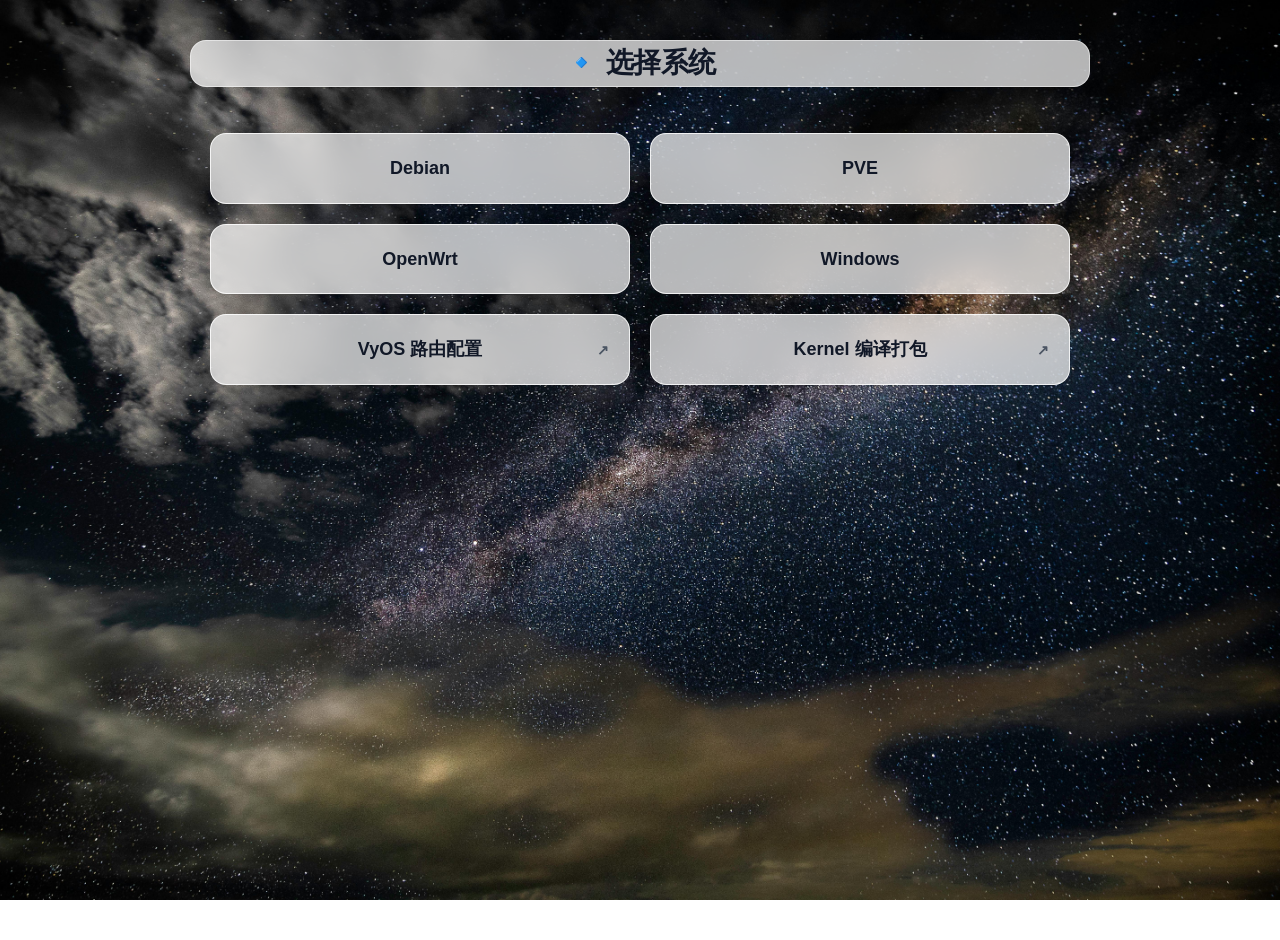
<file: index.html>
<!DOCTYPE html>
<html lang="zh">
<head>
    <meta charset="UTF-8">
    <meta name="viewport" content="width=device-width, initial-scale=1.0">
    <title>系统配置文档</title>
    <link rel="stylesheet" href="css/style.css">
</head>
<body class="index-page">

    <h2>🔹 选择系统</h2>
    <ul class="menu" id="menu-container"></ul>

    <script src="js/menu.js"></script>
    <script>
        const container = document.getElementById("menu-container");
        menuItems.forEach(item => {
            let listItem = document.createElement("li");
            if (item.isUrl) {
                listItem.innerHTML = '<a href="' + item.url + '" class="external-link">' + item.name + '</a>';
            } else {
                listItem.innerHTML = '<a href="details.html?system=' + item.id + '">' + item.name + '</a>';
            }
            container.appendChild(listItem);
        });
    </script>
</body>
</html>
</file>
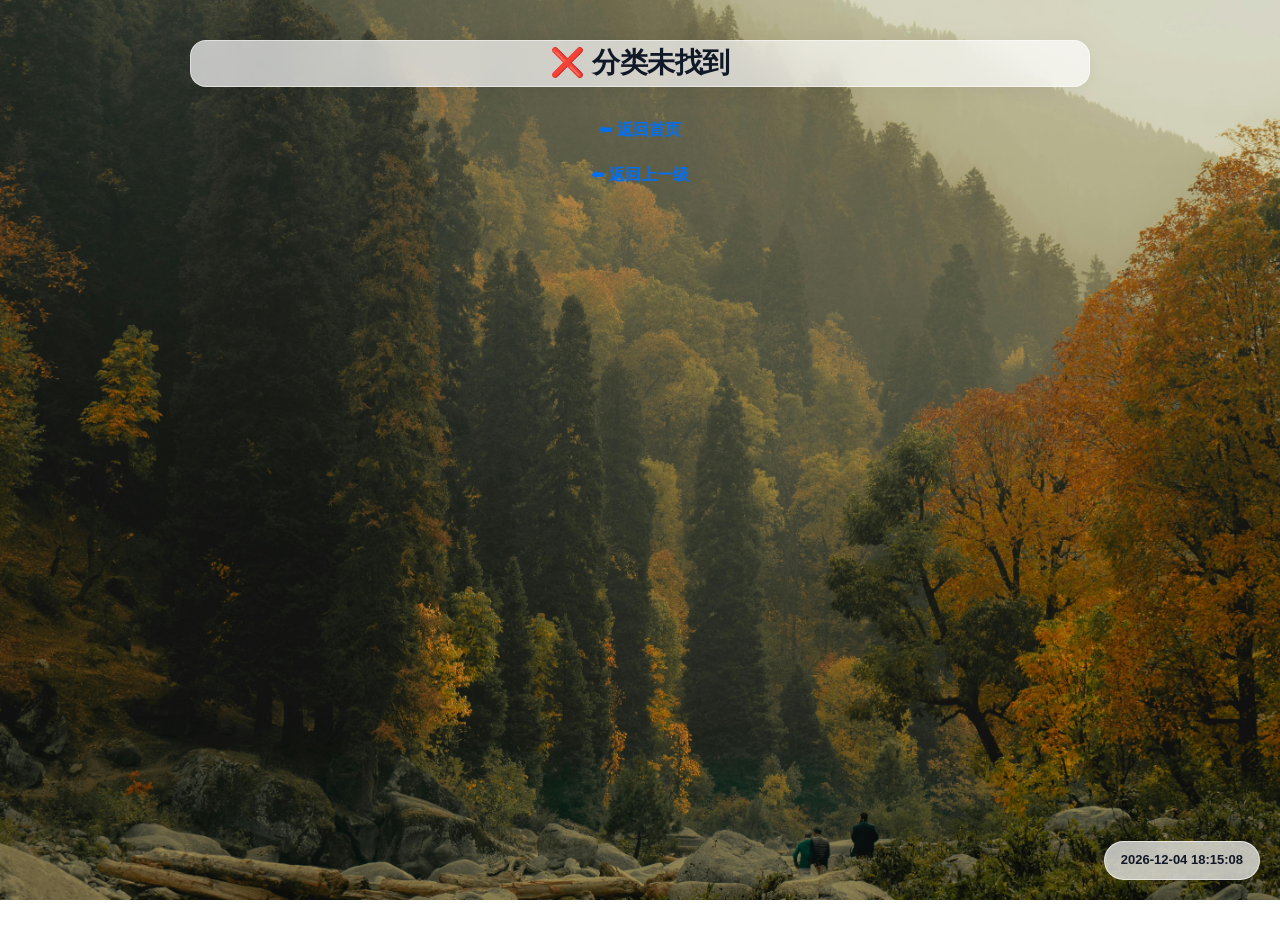
<file: commands.html>
<!DOCTYPE html>
<html lang="zh">
<head>
    <meta charset="UTF-8">
    <meta name="viewport" content="width=device-width, initial-scale=1.0">
    <title>命令详情</title>
    <link rel="stylesheet" href="css/style.css">
</head>
<body class="commands-page">
    <h2 id="command-title">🔹 选择命令</h2>
    <a href="index.html" class="back">⬅ 返回首页</a>
    <a href="#" onclick="goBack()" class="back">⬅ 返回上一级</a>

    <div id="commands-container"></div>
    
    <!-- 当前时间显示区域 -->
    <div id="currentTime"></div>

    <script>
        const params = new URLSearchParams(window.location.search);
        const systemId = params.get("system");
        const categoryId = params.get("category");

        function goBack() {
            window.history.back();
        }

        if (systemId && categoryId) {
            const script = document.createElement("script");
            script.src = "systems/" + systemId + "/" + categoryId + "_commands.js";
            script.onload = function() {
                displayCommands();
                initCodeBlockToggle();
            };
            script.onerror = function() {
                document.getElementById("command-title").innerText = "❌ 该分类没有命令";
            };
            document.head.appendChild(script);
        } else {
            document.getElementById("command-title").innerText = "❌ 分类未找到";
        }

        function displayCommands() {
            if (typeof commandList === "undefined") {
                document.getElementById("command-title").innerText = "❌ 没有命令";
                return;
            }

            const container = document.getElementById("commands-container");
            container.innerHTML = "";
            document.getElementById("command-title").innerText = '🔹 ' + commandList.name;

            if (!commandList.commands || commandList.commands.length === 0) {
                return;
            }

            // 遍历 commandList.commands
            commandList.commands.forEach(cmd => {
                const commandBlock = document.createElement("div");

                // 先判断是否是 "新格式"：cmd.fields 存在且是数组
                if (cmd.fields && Array.isArray(cmd.fields)) {
                    // === 新格式处理 ===
                    cmd.fields.forEach(field => {
                        // 取内容
                        let content = field.value || "";
                        // 如果标记 isBase64，则先解码
                        if (field.isBase64) {
                            content = decodeBase64(content);
                        }

                        switch (field.type) {
                            case "desc":
                                let descDiv = document.createElement("div");
                                descDiv.className = "desc";
                                descDiv.innerText = content;
                                commandBlock.appendChild(descDiv);
                                break;

                            case "info":
                                let infoDiv = document.createElement("div");
                                infoDiv.className = "info";
                                infoDiv.innerText = content;
                                commandBlock.appendChild(infoDiv);
                                break;

                            case "code":
                                if (Array.isArray(content)) {
                                    // 多段代码
                                    content.forEach(codeText => {
                                        if (codeText.trim() !== "") {
                                            let codeContainer = createCodeContainer(codeText);
                                            commandBlock.appendChild(codeContainer);
                                        }
                                    });
                                } else {
                                    // 单条代码
                                    if (content.trim() !== "") {
                                        let codeContainer = createCodeContainer(content);
                                        commandBlock.appendChild(codeContainer);
                                    }
                                }
                                break;

                            default:
                                // 其它类型略过或自定义
                                break;
                        }
                    });
                } else {
                    // === 旧格式处理 ===
                    // 1) desc
                    if (cmd.desc) {
                        let descDiv = document.createElement("div");
                        descDiv.className = "desc";
                        descDiv.innerText = cmd.desc;
                        commandBlock.appendChild(descDiv);
                    }

                    // 2) info
                    if (cmd.info) {
                        let infoDiv = document.createElement("div");
                        infoDiv.className = "info";
                        infoDiv.innerText = cmd.info;
                        commandBlock.appendChild(infoDiv);
                    }

                    // 3) code
                    // 可能是字符串或数组
                    if (cmd.code) {
                        if (Array.isArray(cmd.code)) {
                            cmd.code.forEach(singleCode => {
                                if (singleCode && singleCode.trim() !== "") {
                                    let codeContainer = createCodeContainer(singleCode);
                                    commandBlock.appendChild(codeContainer);
                                }
                            });
                        } else {
                            if (cmd.code.trim() !== "") {
                                let codeContainer = createCodeContainer(cmd.code);
                                commandBlock.appendChild(codeContainer);
                            }
                        }
                    }

                    // 4) base64Code
                    // 也可能是字符串或数组
                    if (cmd.base64Code) {
                        // 处理 base64
                        if (Array.isArray(cmd.base64Code)) {
                            cmd.base64Code.forEach(b64 => {
                                if (b64 && b64.trim() !== "") {
                                    const decoded = decodeBase64(b64);
                                    let codeContainer = createCodeContainer(decoded);
                                    commandBlock.appendChild(codeContainer);
                                }
                            });
                        } else {
                            if (cmd.base64Code.trim() !== "") {
                                const decoded = decodeBase64(cmd.base64Code);
                                let codeContainer = createCodeContainer(decoded);
                                commandBlock.appendChild(codeContainer);
                            }
                        }
                    }
                }

                // 加入主容器
                container.appendChild(commandBlock);
            });
        }

        // 创建带复制按钮和 <pre><code> 的 code 容器
        function createCodeContainer(codeText) {
            let codeContainer = document.createElement("div");
            codeContainer.classList.add("code-container");

            // 复制按钮
            let copyBtn = document.createElement("button");
            copyBtn.className = "copy-btn";
            copyBtn.innerText = "复制";
            copyBtn.onclick = function() {
                copyCode(this);
            };
            codeContainer.appendChild(copyBtn);

            // code-content
            let codeContent = document.createElement("div");
            codeContent.classList.add("code-content");
            codeContainer.appendChild(codeContent);

            // <pre><code> 不用 innerHTML，避免特殊字符被解析
            let preEl = document.createElement("pre");
            let codeEl = document.createElement("code");
            codeEl.textContent = codeText; // 保证原样显示
            preEl.appendChild(codeEl);
            codeContent.appendChild(preEl);

            return codeContainer;
        }

        function copyCode(button) {
            let codeBlock = button.parentElement.querySelector("pre code");
            if (!codeBlock) return;
            let code = codeBlock.innerText.replace(/\r\n/g, "\n");
            navigator.clipboard.writeText(code)
                .then(() => {
                    button.innerText = "已复制!";
                    setTimeout(() => button.innerText = "复制", 1500);
                })
                .catch(() => alert("复制失败，请手动复制"));
        }

        // 解码 Base64
        function decodeBase64(base64Str) {
            if (!base64Str || base64Str.trim() === "") {
                return "❌ Base64 为空";
            }
            base64Str = base64Str.replace(/-/g, '+').replace(/_/g, '/').replace(/\s/g, '');
            while (base64Str.length % 4 !== 0) {
                base64Str += "=";
            }
            try {
                let binaryStr = atob(base64Str);
                let bytes = new Uint8Array(binaryStr.length);
                for (let i = 0; i < binaryStr.length; i++) {
                    bytes[i] = binaryStr.charCodeAt(i);
                }
                return new TextDecoder("utf-8").decode(bytes);
            } catch (e) {
                return "❌ Base64 解码失败";
            }
        }

        // 折叠/展开逻辑
        function initCodeBlockToggle(){
            const codeContainers = document.querySelectorAll('.code-container');
            codeContainers.forEach(container => {
                const pre = container.querySelector(".code-content pre");
                if (pre) {
                    const lineCount = pre.innerText
                      .trimEnd() // <- 新增
                      .split("\n").length;
                    if (lineCount > 1) {
                        container.classList.add("collapsed");
                        // 创建 toggle-wrapper 放在 .code-content 之后
                        const toggleWrapper = document.createElement("div");
                        toggleWrapper.className = "toggle-wrapper";
                        const toggleBtn = document.createElement("button");
                        toggleBtn.className = "toggle-btn";
                        toggleBtn.innerText = "展开";
                        toggleBtn.addEventListener("click", function(){
                            container.classList.toggle("collapsed");
                            toggleBtn.innerText = container.classList.contains("collapsed") ? "展开" : "折叠";
                        });
                        toggleWrapper.appendChild(toggleBtn);
                        const codeContent = container.querySelector(".code-content");
                        codeContent.insertAdjacentElement("afterend", toggleWrapper);
                    }
                }
            });
        }

        // 显示当前时间
        function updateTime() {
            const now = new Date();
            const year = now.getFullYear();
            const month = ("0" + (now.getMonth() + 1)).slice(-2);
            const day = ("0" + now.getDate()).slice(-2);
            const hours = ("0" + now.getHours()).slice(-2);
            const minutes = ("0" + now.getMinutes()).slice(-2);
            const seconds = ("0" + now.getSeconds()).slice(-2);
            document.getElementById("currentTime").innerText = 
                `${year}-${month}-${day} ${hours}:${minutes}:${seconds}`;
        }
        updateTime();
        setInterval(updateTime, 1000);
    </script>
</body>
</html>
</file>
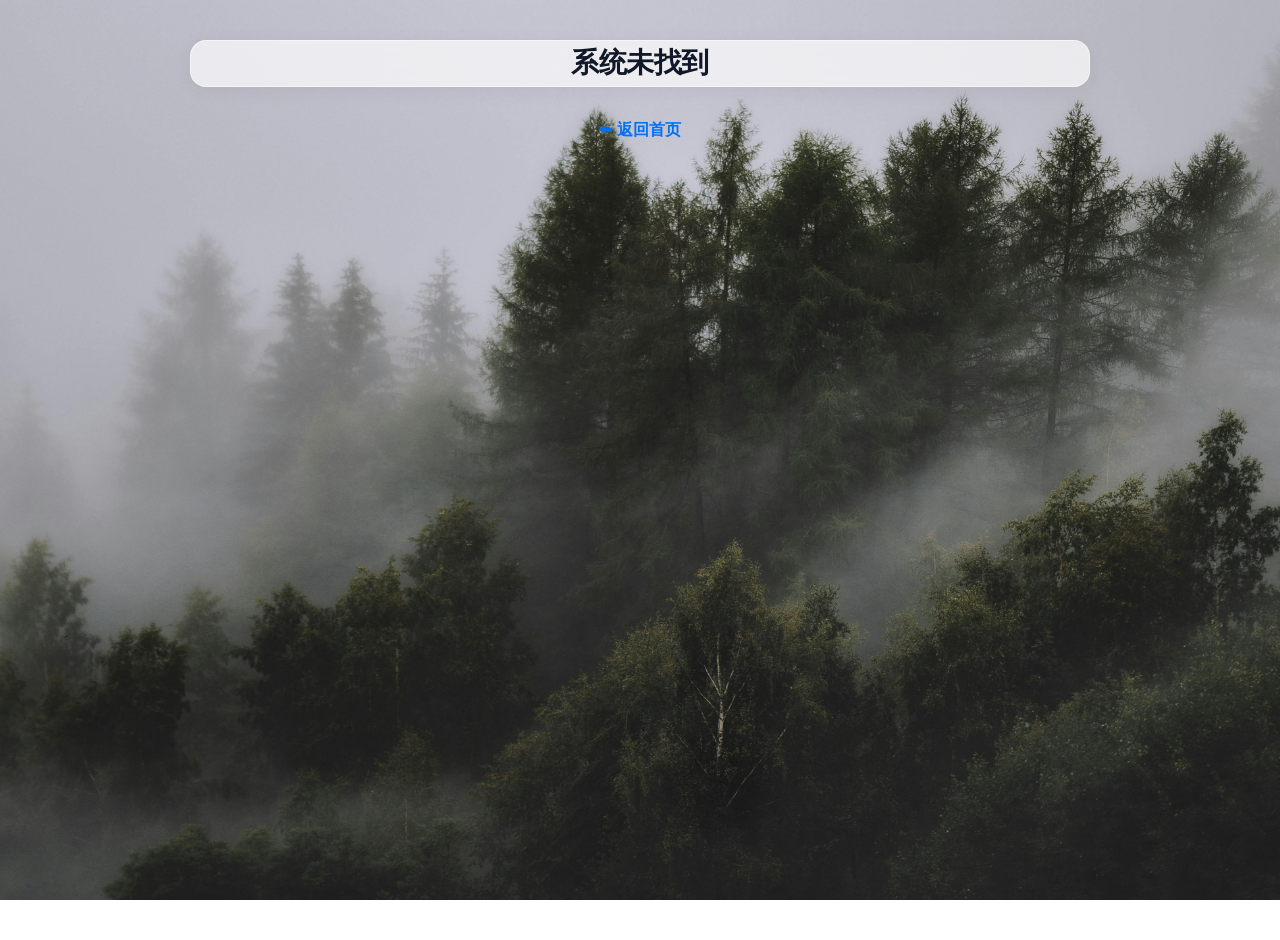
<file: details.html>
<!DOCTYPE html>
<html lang="zh">
<head>
    <meta charset="UTF-8">
    <meta name="viewport" content="width=device-width, initial-scale=1.0">
    <title>系统分类</title>
    <link rel="stylesheet" href="css/style.css">
</head>
<body class="details-page">

    <h2 id="system-title">🔹 请选择分类</h2>
    <a href="index.html" class="back">⬅ 返回首页</a>

    <ul class="menu" id="category-container"></ul>

    <script src="js/categories.js"></script>
    <script>
        const params = new URLSearchParams(window.location.search);
        const systemId = params.get("system");
        const systemTitle = document.getElementById("system-title");
        const container = document.getElementById("category-container");

        if (systemId && categories[systemId]) {
            systemTitle.innerText = `🔹 ${categories[systemId].name} - 选择分类`;

            categories[systemId].categories.forEach((category, index) => {
                let listItem = document.createElement("li");
                listItem.innerHTML = `<a href="commands.html?system=${systemId}&category=${category.id}">${index + 1}. ${category.name}</a>`;
                container.appendChild(listItem);
            });
        } else {
            systemTitle.innerText = "系统未找到";
        }
    </script>

</body>
</html>
</file>
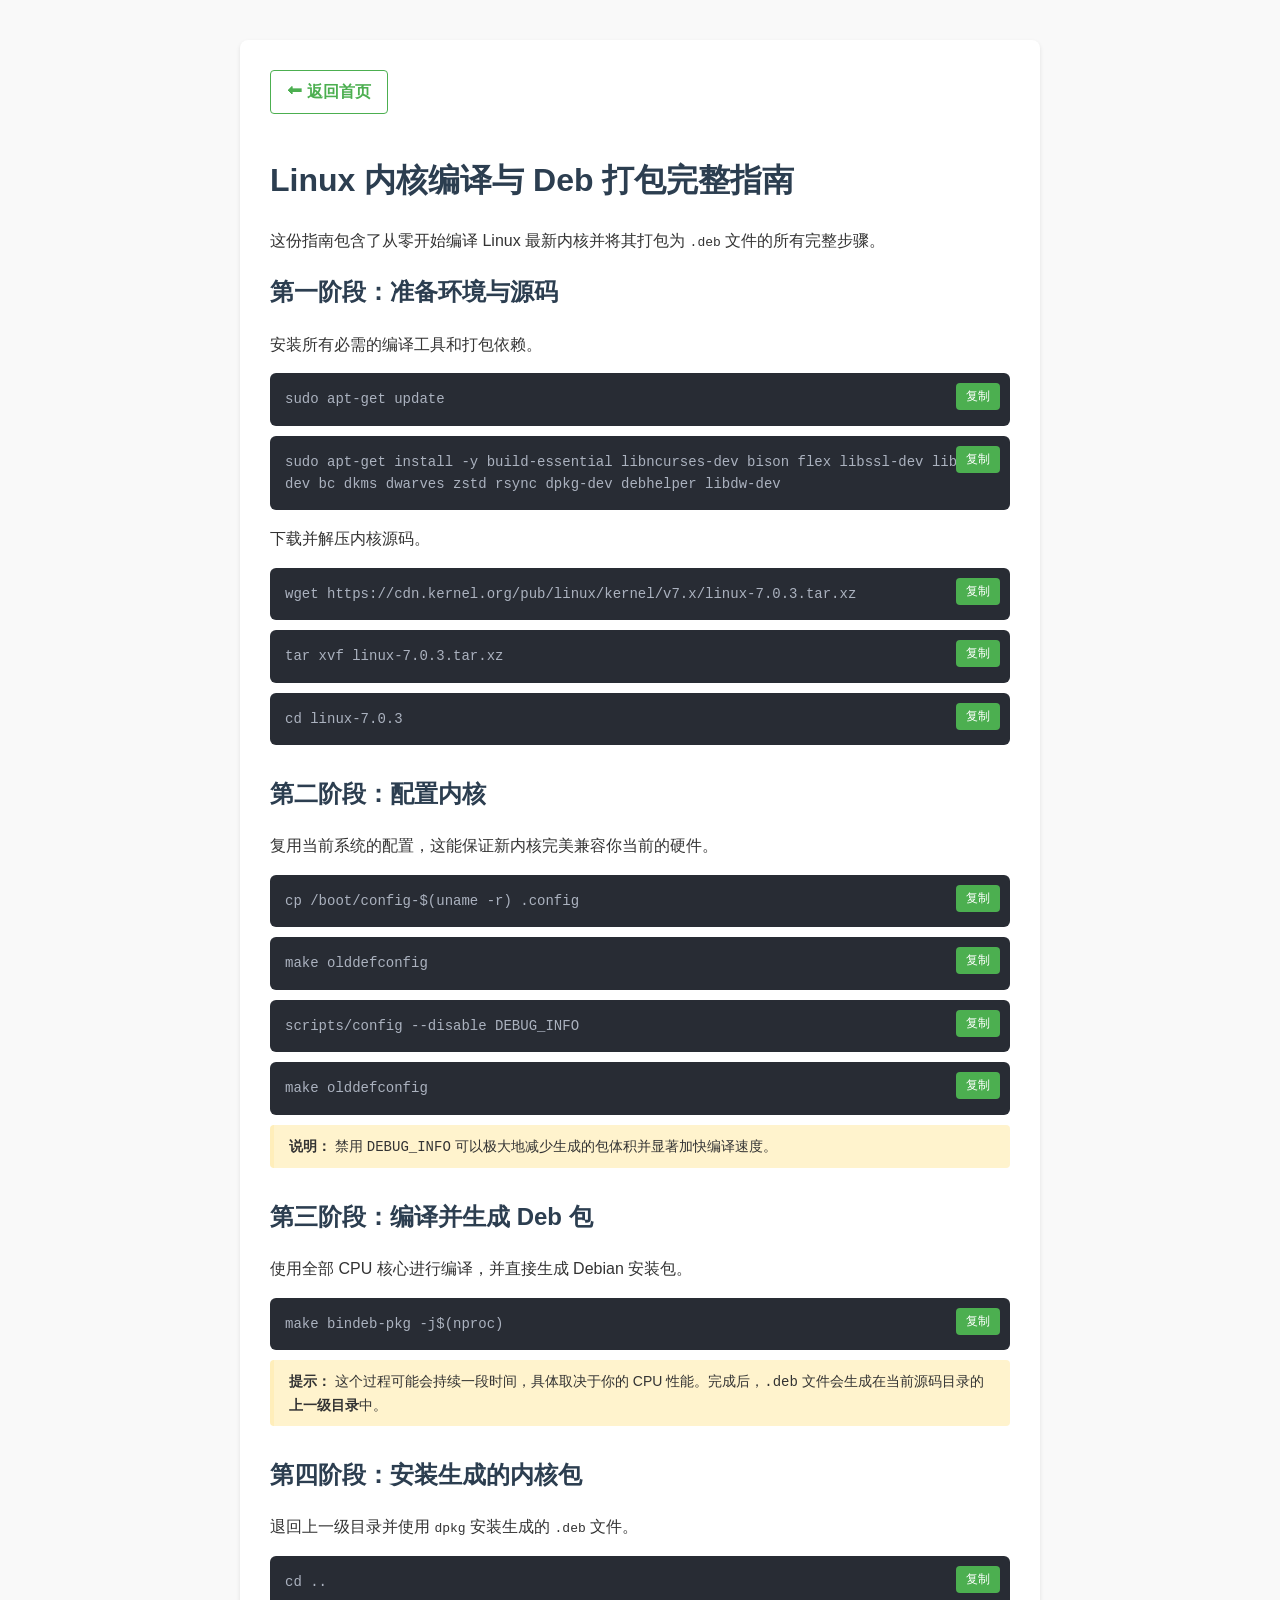
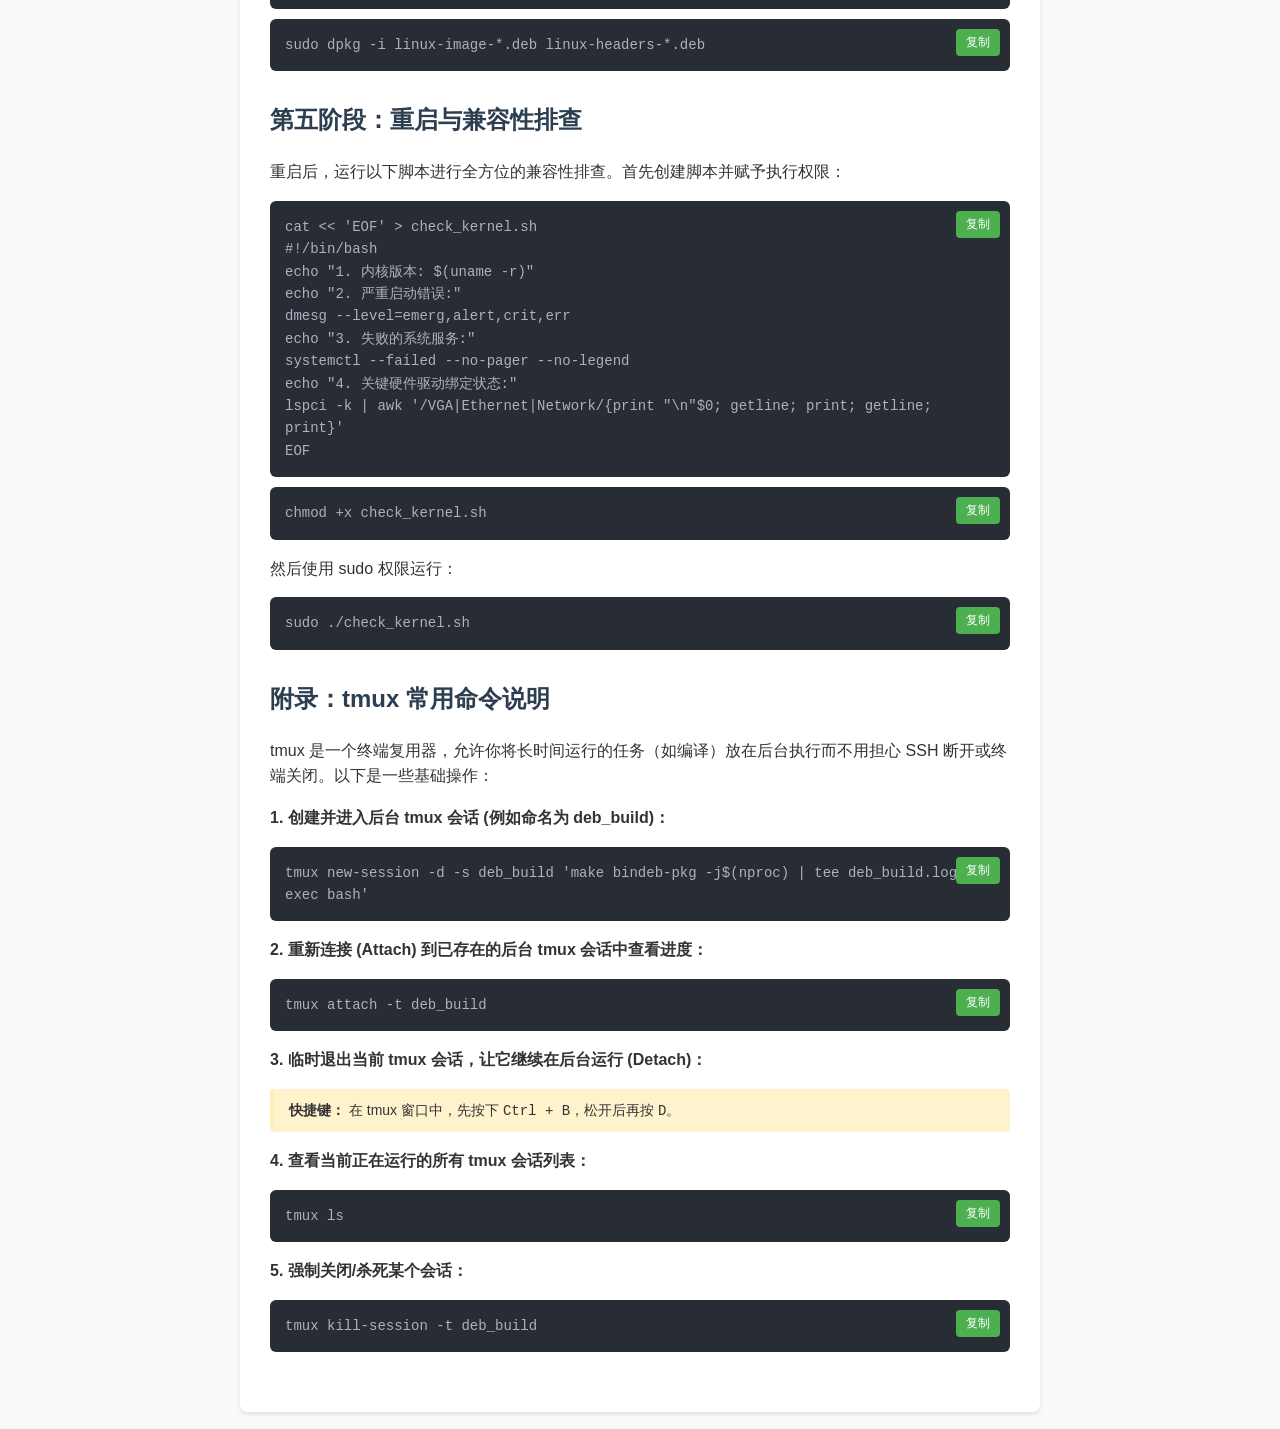
<file: kernel编译.html>
<!DOCTYPE html>
<html lang="zh-CN">
<head>
    <meta charset="UTF-8">
    <meta name="viewport" content="width=device-width, initial-scale=1.0">
    <title>Linux 内核编译与 Deb 打包指南</title>
    <style>
        body {
            font-family: -apple-system, BlinkMacSystemFont, "Segoe UI", Roboto, "Helvetica Neue", Arial, sans-serif;
            line-height: 1.6;
            color: #333;
            max-width: 800px;
            margin: 0 auto;
            padding: 20px;
            background-color: #f9f9f9;
        }
        h1, h2, h3 {
            color: #2c3e50;
        }
        .container {
            background-color: #fff;
            padding: 30px;
            border-radius: 8px;
            box-shadow: 0 2px 4px rgba(0,0,0,0.1);
        }
        .step {
            margin-bottom: 30px;
        }
        .code-block {
            position: relative;
            background-color: #282c34;
            color: #abb2bf;
            padding: 15px;
            border-radius: 6px;
            overflow-x: auto;
            margin: 10px 0;
            font-family: "SFMono-Regular", Consolas, "Liberation Mono", Menlo, Courier, monospace;
            font-size: 14px;
        }
        .code-block pre {
            margin: 0;
            white-space: pre-wrap;
            word-wrap: break-word;
        }
        .copy-btn {
            position: absolute;
            top: 10px;
            right: 10px;
            background-color: #4CAF50;
            color: white;
            border: none;
            padding: 5px 10px;
            border-radius: 4px;
            cursor: pointer;
            font-size: 12px;
            transition: background-color 0.3s;
        }
        .copy-btn:hover {
            background-color: #45a049;
        }
        .note {
            background-color: #fff3cd;
            border-left: 4px solid #ffeeba;
            padding: 10px 15px;
            margin: 10px 0;
            border-radius: 4px;
            font-size: 14px;
        }
    </style>
</head>
<body>
    <div class="container" style="margin-top: 20px;">
        <a href="index.html" style="display: inline-block; margin-bottom: 20px; color: #4CAF50; text-decoration: none; font-weight: bold; border: 1px solid #4CAF50; padding: 8px 16px; border-radius: 4px; transition: all 0.3s;">⬅ 返回首页</a>
        <h1>Linux 内核编译与 Deb 打包完整指南</h1>
        <p>这份指南包含了从零开始编译 Linux 最新内核并将其打包为 <code>.deb</code> 文件的所有完整步骤。</p>

        <div class="step">
            <h2>第一阶段：准备环境与源码</h2>
            <p>安装所有必需的编译工具和打包依赖。</p>
            <div class="code-block">
                <button class="copy-btn" onclick="copyCode(this)">复制</button>
<pre><code>sudo apt-get update</code></pre>
            </div>
            <div class="code-block">
                <button class="copy-btn" onclick="copyCode(this)">复制</button>
<pre><code>sudo apt-get install -y build-essential libncurses-dev bison flex libssl-dev libelf-dev bc dkms dwarves zstd rsync dpkg-dev debhelper libdw-dev</code></pre>
            </div>
            <p>下载并解压内核源码。</p>
            <div class="code-block">
                <button class="copy-btn" onclick="copyCode(this)">复制</button>
<pre><code>wget https://cdn.kernel.org/pub/linux/kernel/v7.x/linux-7.0.3.tar.xz</code></pre>
            </div>
            <div class="code-block">
                <button class="copy-btn" onclick="copyCode(this)">复制</button>
<pre><code>tar xvf linux-7.0.3.tar.xz</code></pre>
            </div>
            <div class="code-block">
                <button class="copy-btn" onclick="copyCode(this)">复制</button>
<pre><code>cd linux-7.0.3</code></pre>
            </div>
        </div>

        <div class="step">
            <h2>第二阶段：配置内核</h2>
            <p>复用当前系统的配置，这能保证新内核完美兼容你当前的硬件。</p>
            <div class="code-block">
                <button class="copy-btn" onclick="copyCode(this)">复制</button>
<pre><code>cp /boot/config-$(uname -r) .config</code></pre>
            </div>
            <div class="code-block">
                <button class="copy-btn" onclick="copyCode(this)">复制</button>
<pre><code>make olddefconfig</code></pre>
            </div>
            <div class="code-block">
                <button class="copy-btn" onclick="copyCode(this)">复制</button>
<pre><code>scripts/config --disable DEBUG_INFO</code></pre>
            </div>
            <div class="code-block">
                <button class="copy-btn" onclick="copyCode(this)">复制</button>
<pre><code>make olddefconfig</code></pre>
            </div>
            <div class="note">
                <strong>说明：</strong> 禁用 <code>DEBUG_INFO</code> 可以极大地减少生成的包体积并显著加快编译速度。
            </div>
        </div>

        <div class="step">
            <h2>第三阶段：编译并生成 Deb 包</h2>
            <p>使用全部 CPU 核心进行编译，并直接生成 Debian 安装包。</p>
            <div class="code-block">
                <button class="copy-btn" onclick="copyCode(this)">复制</button>
<pre><code>make bindeb-pkg -j$(nproc)</code></pre>
            </div>
            <div class="note">
                <strong>提示：</strong> 这个过程可能会持续一段时间，具体取决于你的 CPU 性能。完成后，<code>.deb</code> 文件会生成在当前源码目录的<strong>上一级目录</strong>中。
            </div>
        </div>

        <div class="step">
            <h2>第四阶段：安装生成的内核包</h2>
            <p>退回上一级目录并使用 <code>dpkg</code> 安装生成的 <code>.deb</code> 文件。</p>
            <div class="code-block">
                <button class="copy-btn" onclick="copyCode(this)">复制</button>
<pre><code>cd ..</code></pre>
            </div>
            <div class="code-block">
                <button class="copy-btn" onclick="copyCode(this)">复制</button>
<pre><code>sudo dpkg -i linux-image-*.deb linux-headers-*.deb</code></pre>
            </div>
        </div>

        <div class="step">
            <h2>第五阶段：重启与兼容性排查</h2>
            <p>重启后，运行以下脚本进行全方位的兼容性排查。首先创建脚本并赋予执行权限：</p>
            <div class="code-block">
                <button class="copy-btn" onclick="copyCode(this)">复制</button>
<pre><code>cat &lt;&lt; 'EOF' &gt; check_kernel.sh
#!/bin/bash
echo "1. 内核版本: $(uname -r)"
echo "2. 严重启动错误:"
dmesg --level=emerg,alert,crit,err
echo "3. 失败的系统服务:"
systemctl --failed --no-pager --no-legend
echo "4. 关键硬件驱动绑定状态:"
lspci -k | awk '/VGA|Ethernet|Network/{print "\n"$0; getline; print; getline; print}'
EOF</code></pre>
            </div>
            <div class="code-block">
                <button class="copy-btn" onclick="copyCode(this)">复制</button>
<pre><code>chmod +x check_kernel.sh</code></pre>
            </div>
            <p>然后使用 sudo 权限运行：</p>
            <div class="code-block">
                <button class="copy-btn" onclick="copyCode(this)">复制</button>
<pre><code>sudo ./check_kernel.sh</code></pre>
            </div>
        </div>

        <div class="step">
            <h2>附录：tmux 常用命令说明</h2>
            <p>tmux 是一个终端复用器，允许你将长时间运行的任务（如编译）放在后台执行而不用担心 SSH 断开或终端关闭。以下是一些基础操作：</p>
            
            <p><strong>1. 创建并进入后台 tmux 会话 (例如命名为 deb_build)：</strong></p>
            <div class="code-block">
                <button class="copy-btn" onclick="copyCode(this)">复制</button>
<pre><code>tmux new-session -d -s deb_build 'make bindeb-pkg -j$(nproc) | tee deb_build.log; exec bash'</code></pre>
            </div>
            
            <p><strong>2. 重新连接 (Attach) 到已存在的后台 tmux 会话中查看进度：</strong></p>
            <div class="code-block">
                <button class="copy-btn" onclick="copyCode(this)">复制</button>
<pre><code>tmux attach -t deb_build</code></pre>
            </div>

            <p><strong>3. 临时退出当前 tmux 会话，让它继续在后台运行 (Detach)：</strong></p>
            <div class="note">
                <strong>快捷键：</strong> 在 tmux 窗口中，先按下 <code>Ctrl + B</code>，松开后再按 <code>D</code>。
            </div>

            <p><strong>4. 查看当前正在运行的所有 tmux 会话列表：</strong></p>
            <div class="code-block">
                <button class="copy-btn" onclick="copyCode(this)">复制</button>
<pre><code>tmux ls</code></pre>
            </div>

            <p><strong>5. 强制关闭/杀死某个会话：</strong></p>
            <div class="code-block">
                <button class="copy-btn" onclick="copyCode(this)">复制</button>
<pre><code>tmux kill-session -t deb_build</code></pre>
            </div>
        </div>

    </div>

    <script>
        function copyCode(btn) {
            const code = btn.nextElementSibling.innerText;
            navigator.clipboard.writeText(code).then(() => {
                const originalText = btn.innerText;
                btn.innerText = '已复制！';
                btn.style.backgroundColor = '#2ecc71';
                setTimeout(() => {
                    btn.innerText = originalText;
                    btn.style.backgroundColor = '#4CAF50';
                }, 2000);
            }).catch(err => {
                console.error('复制失败:', err);
                btn.innerText = '复制失败';
            });
        }
    </script>
</body>
</html>
</file>
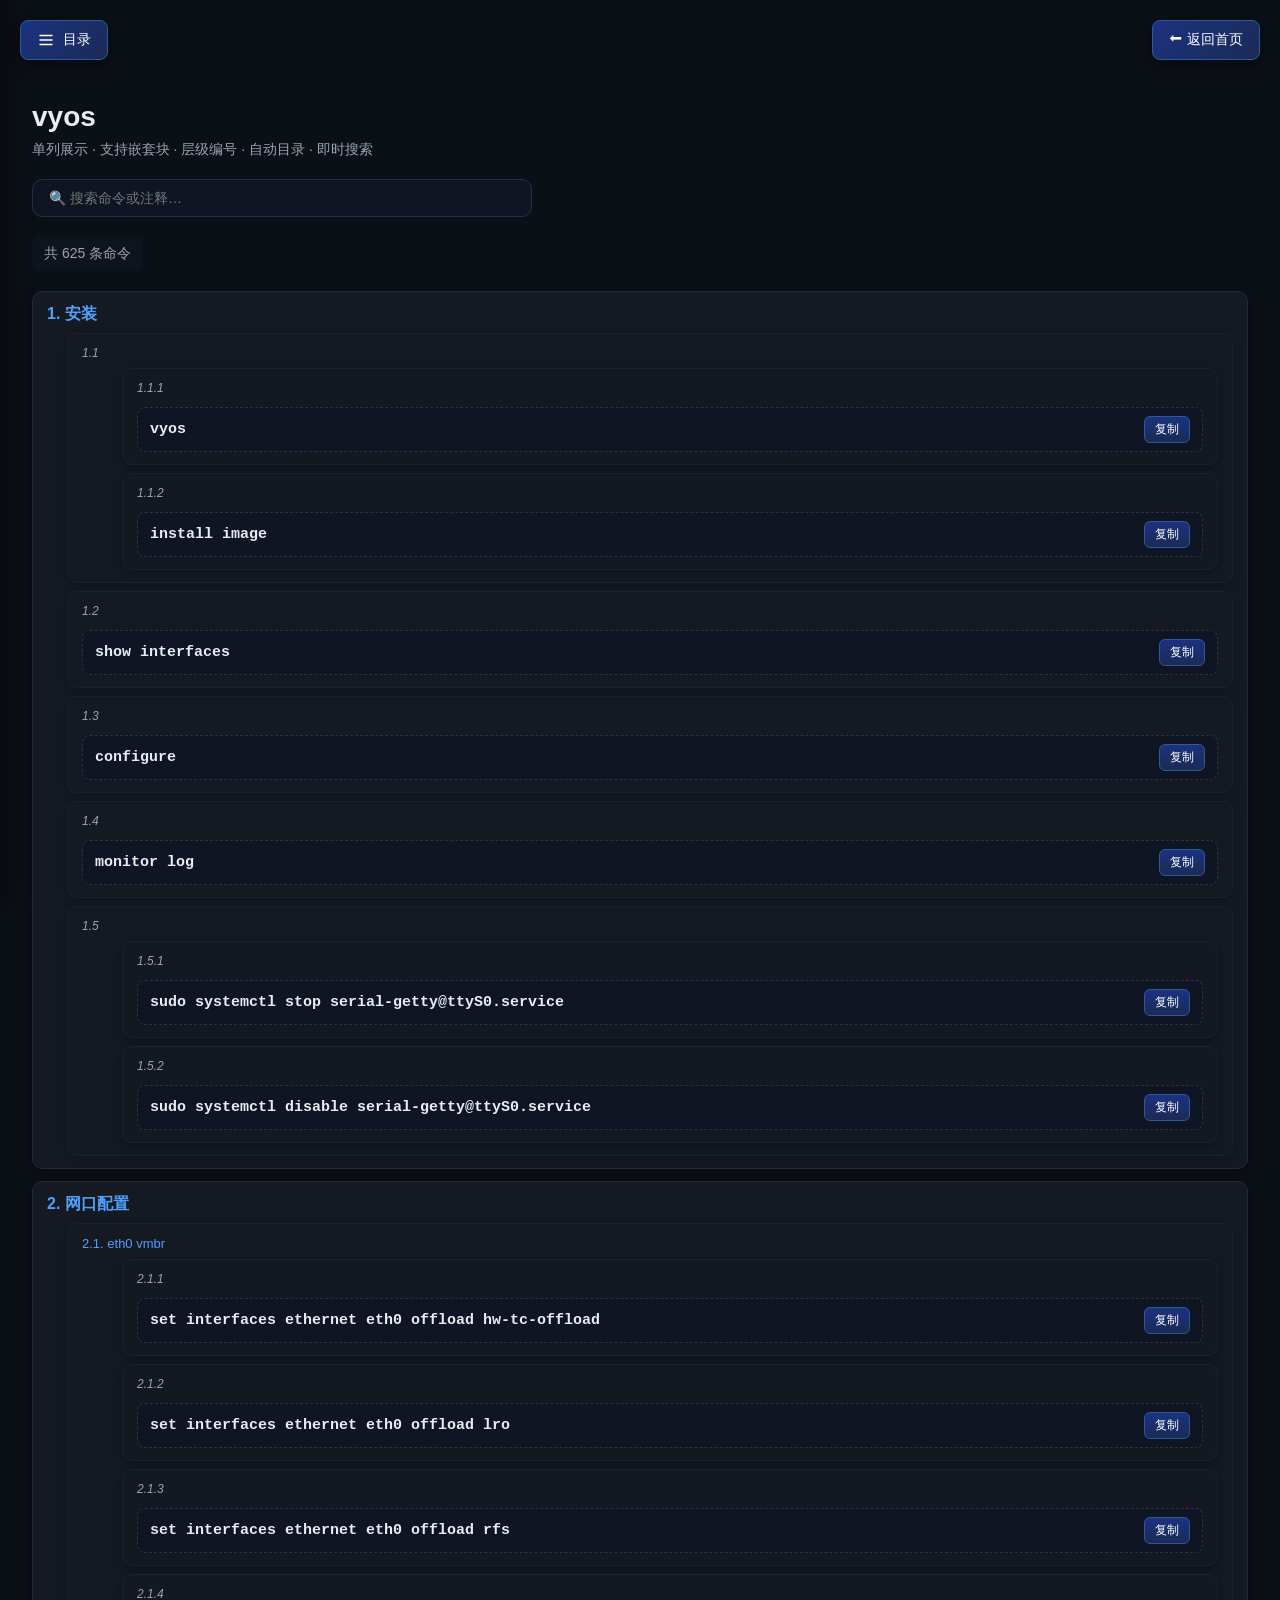
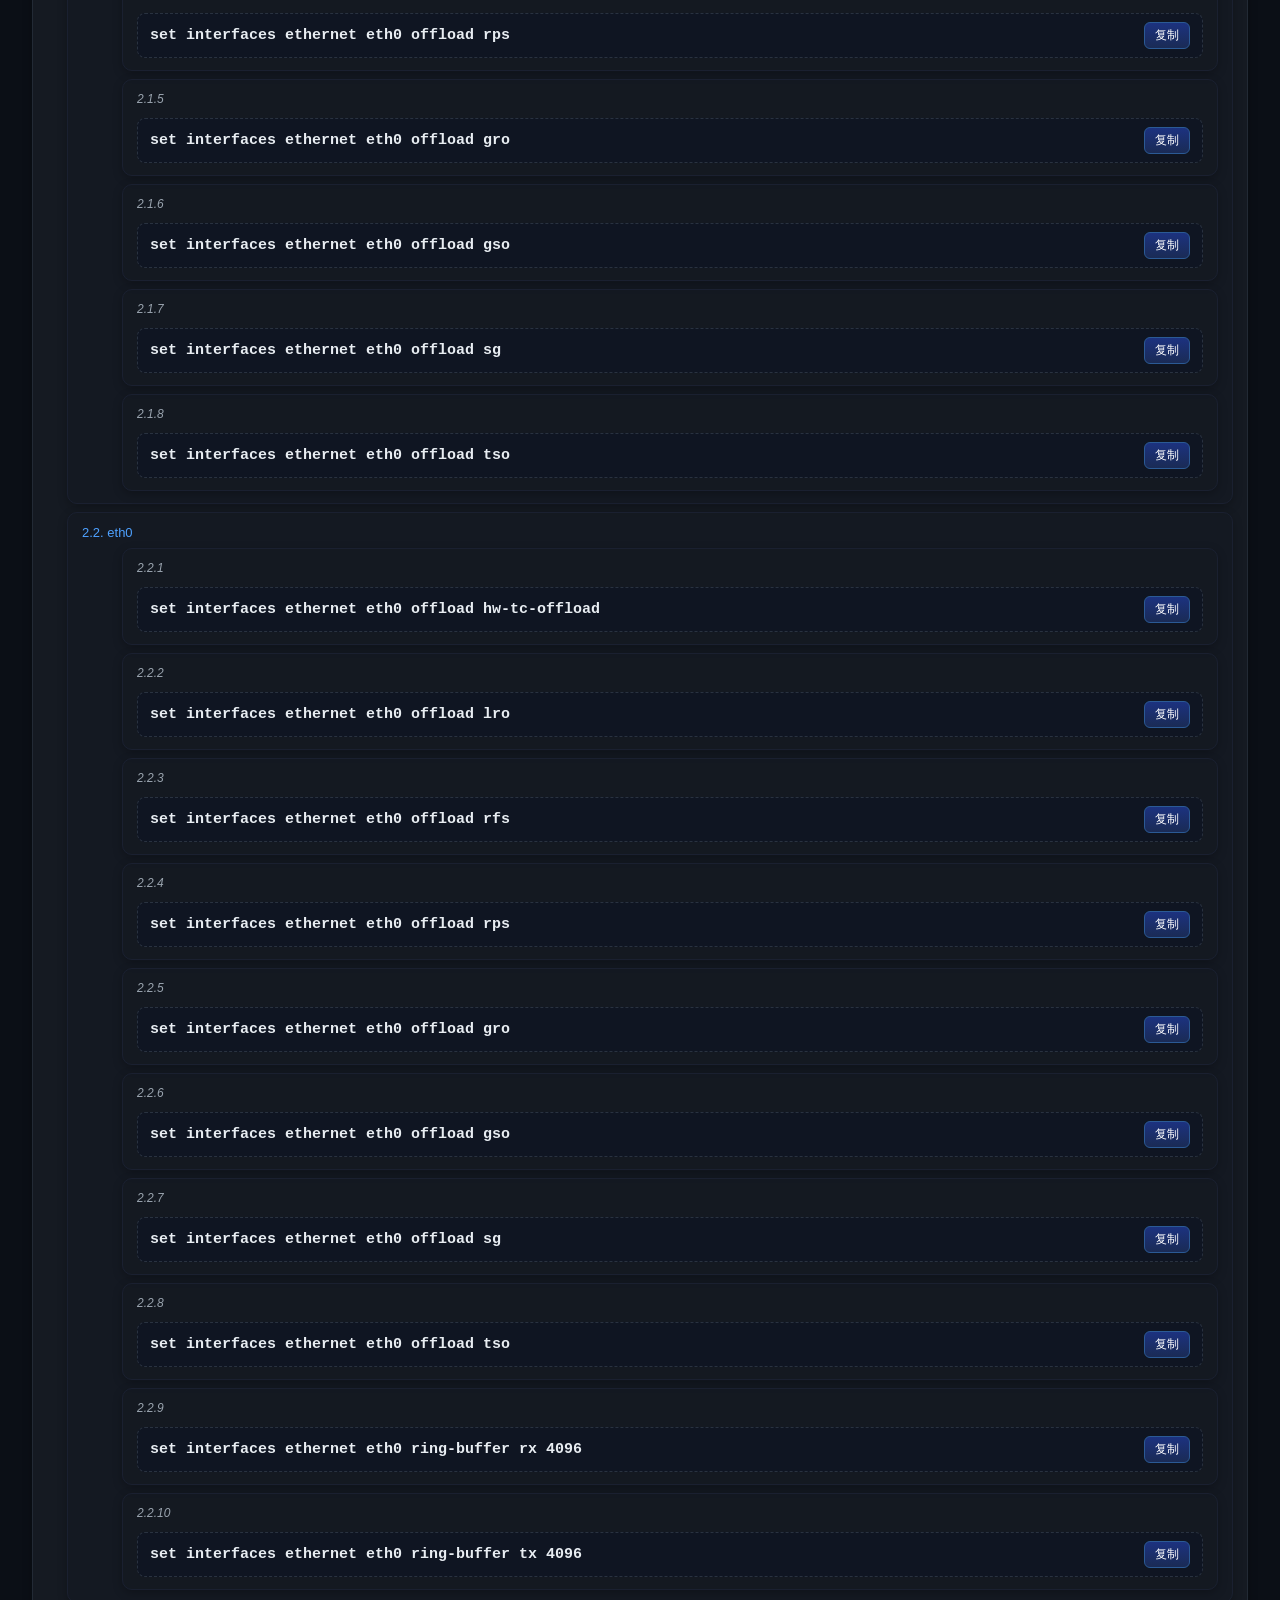
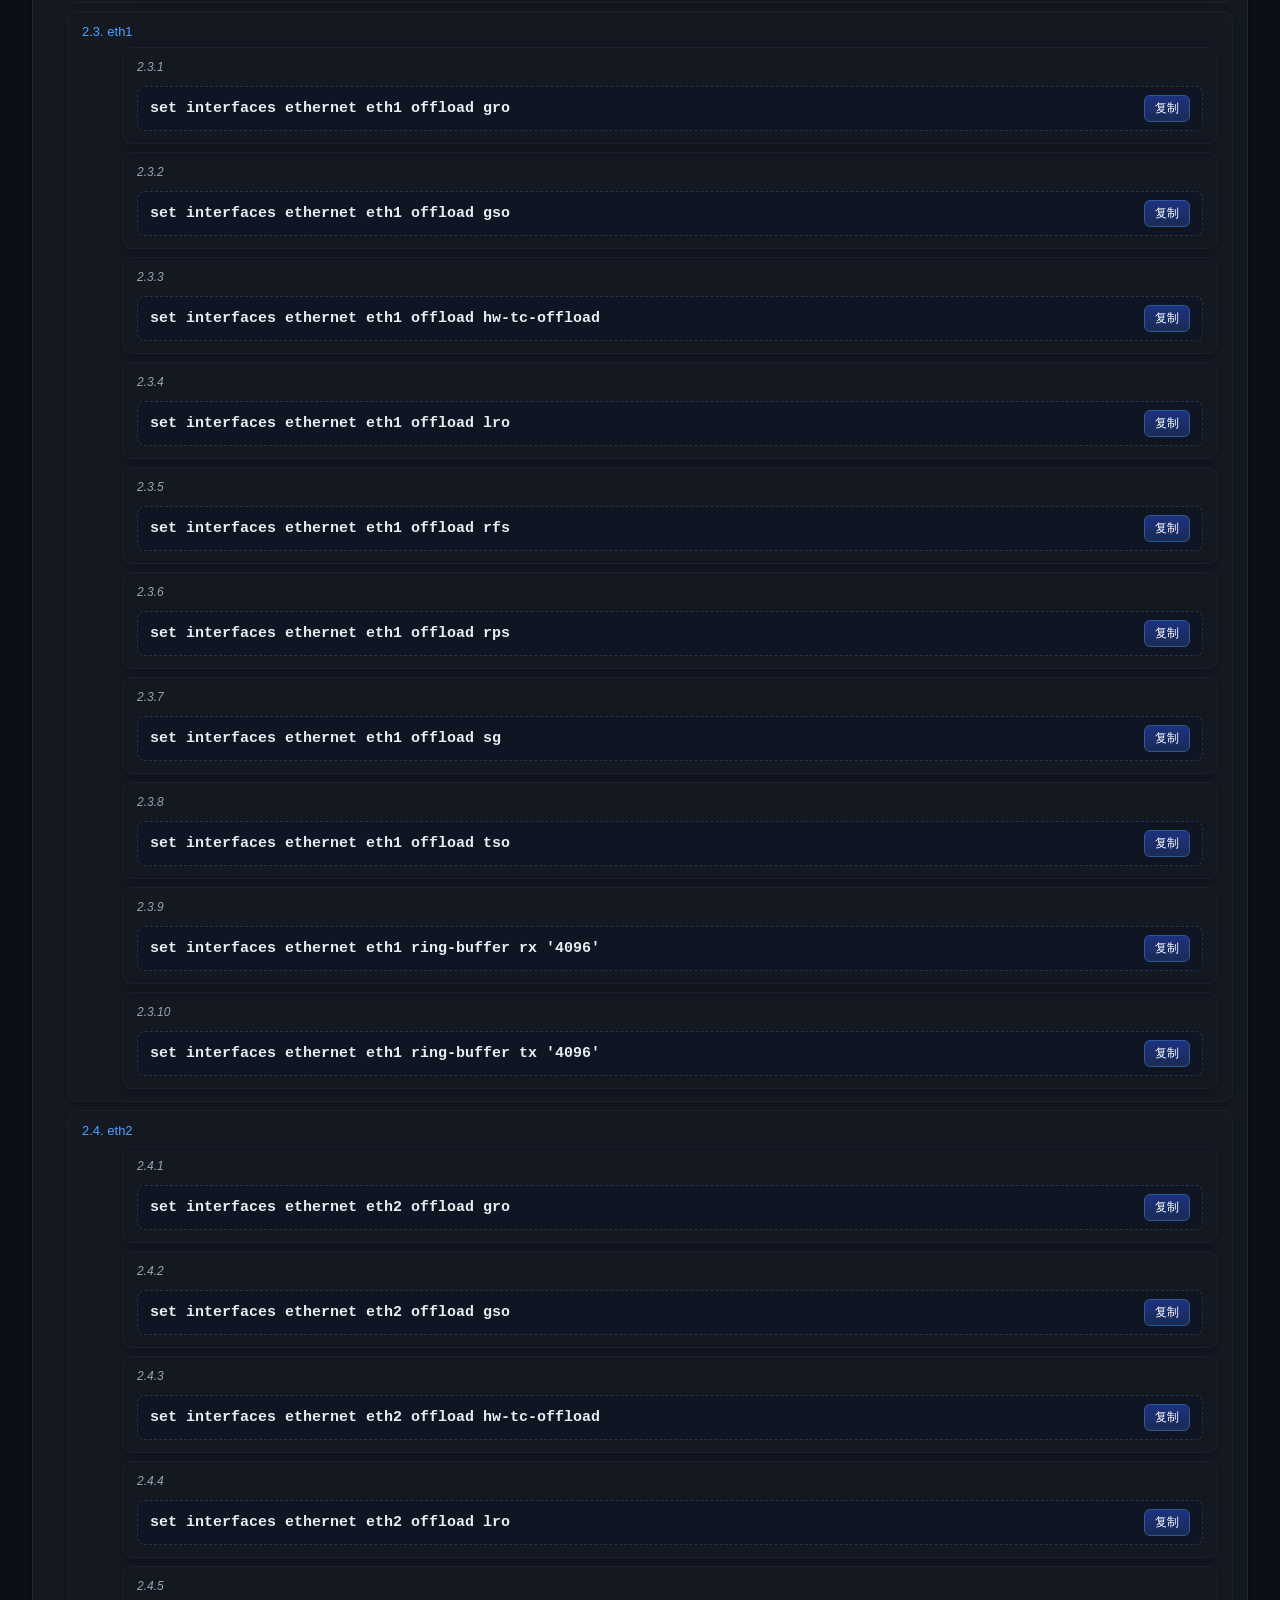
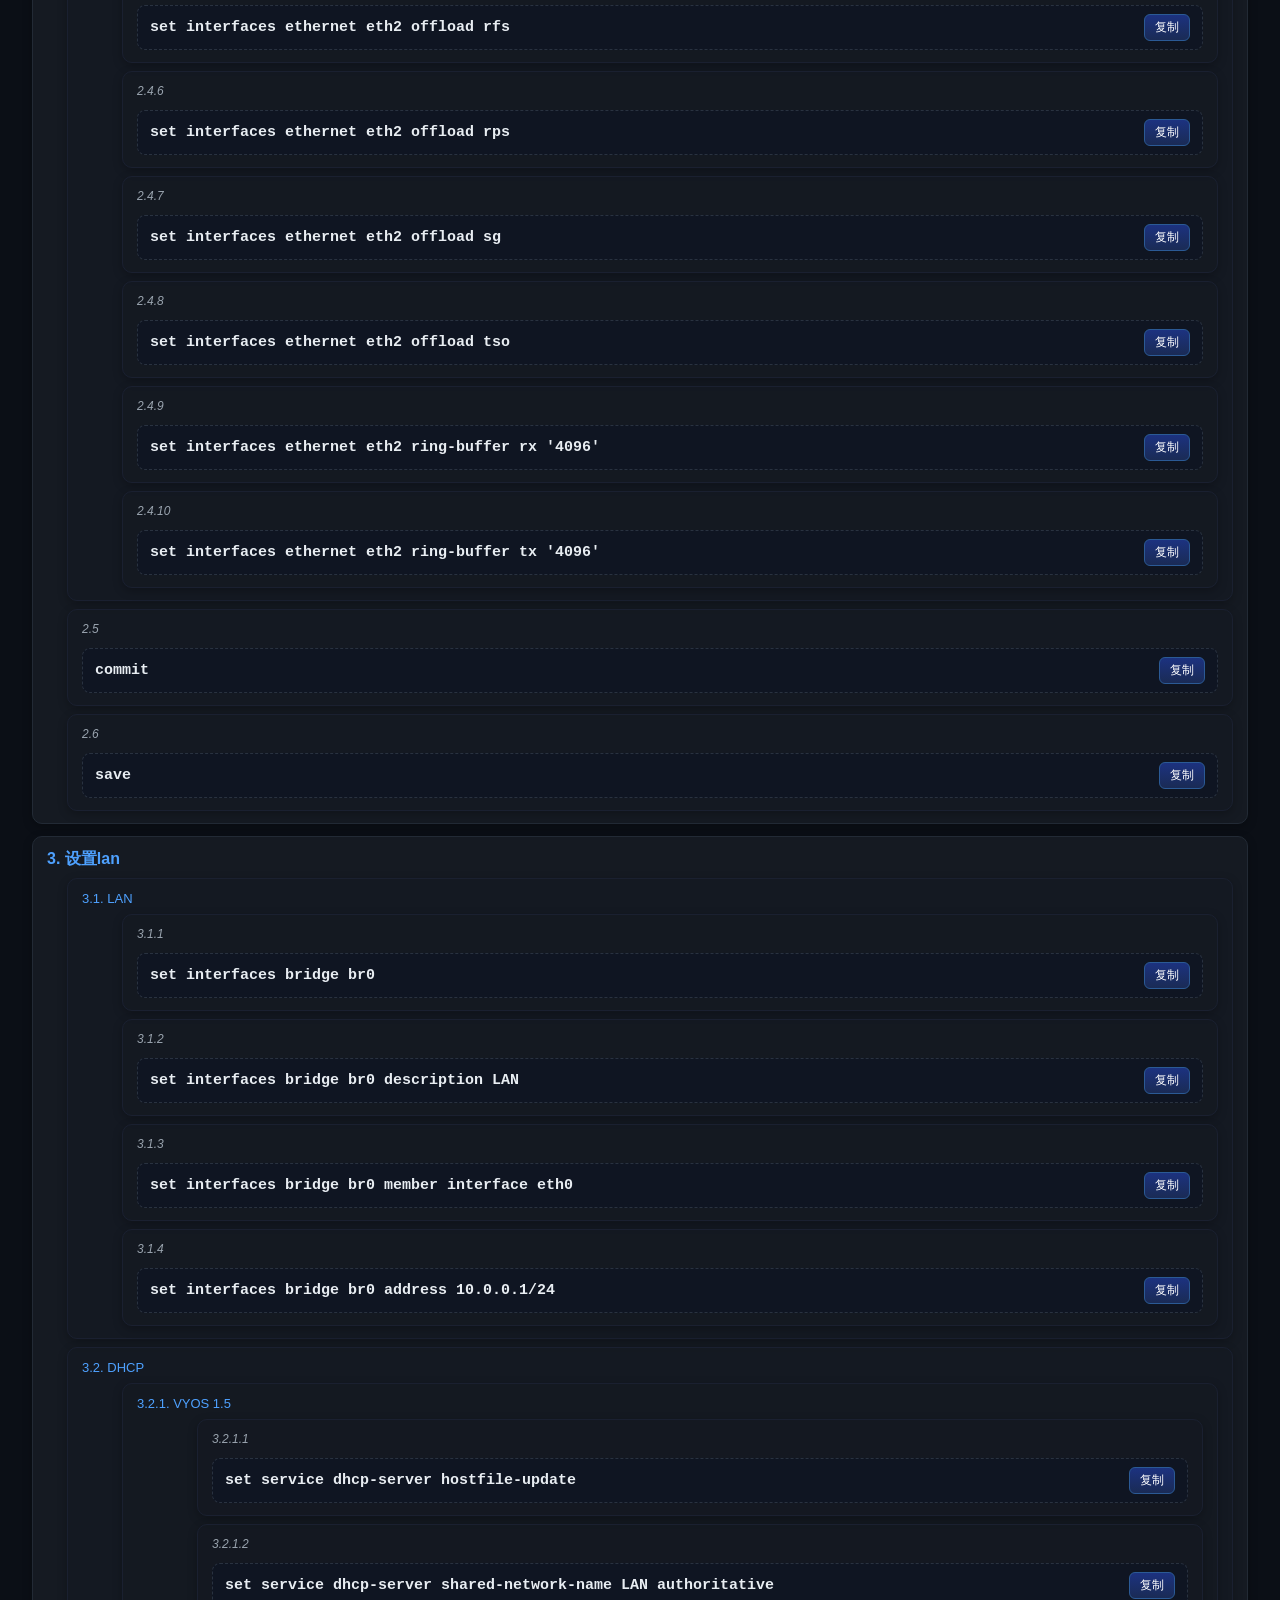
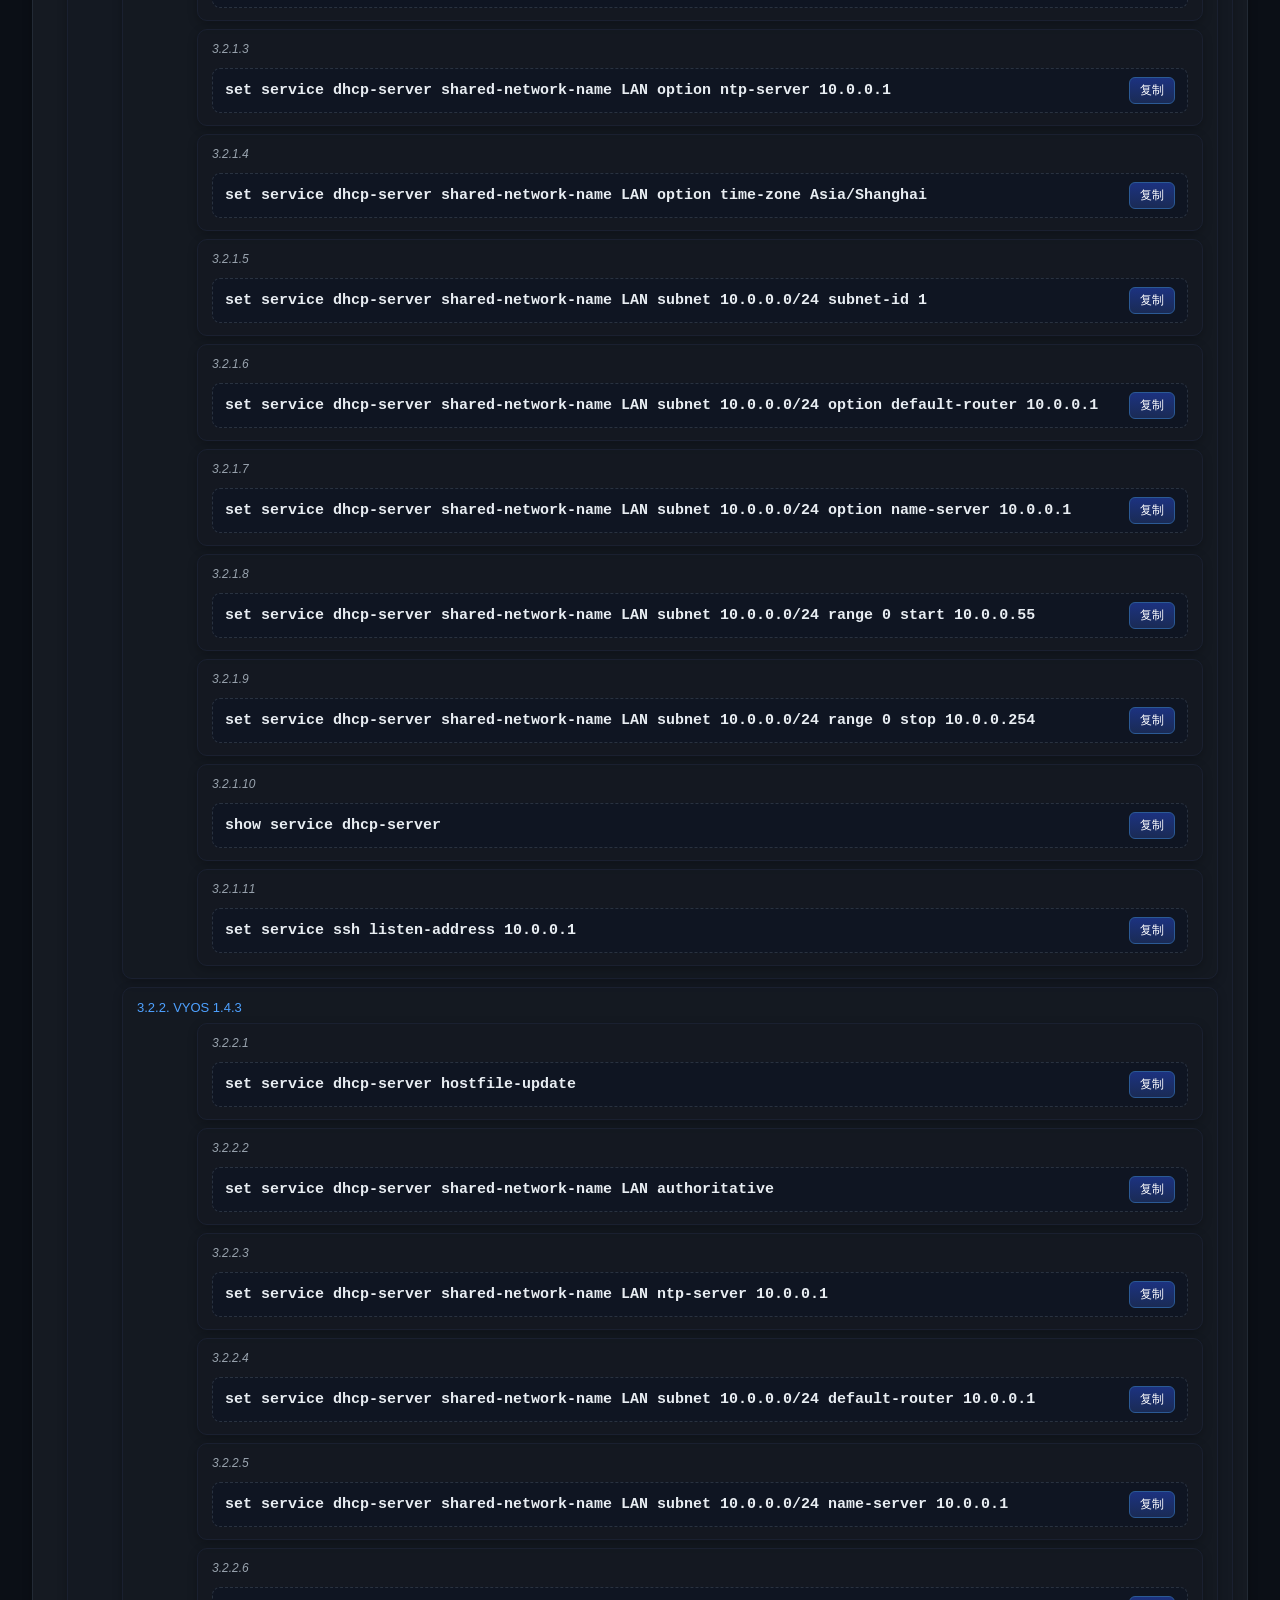
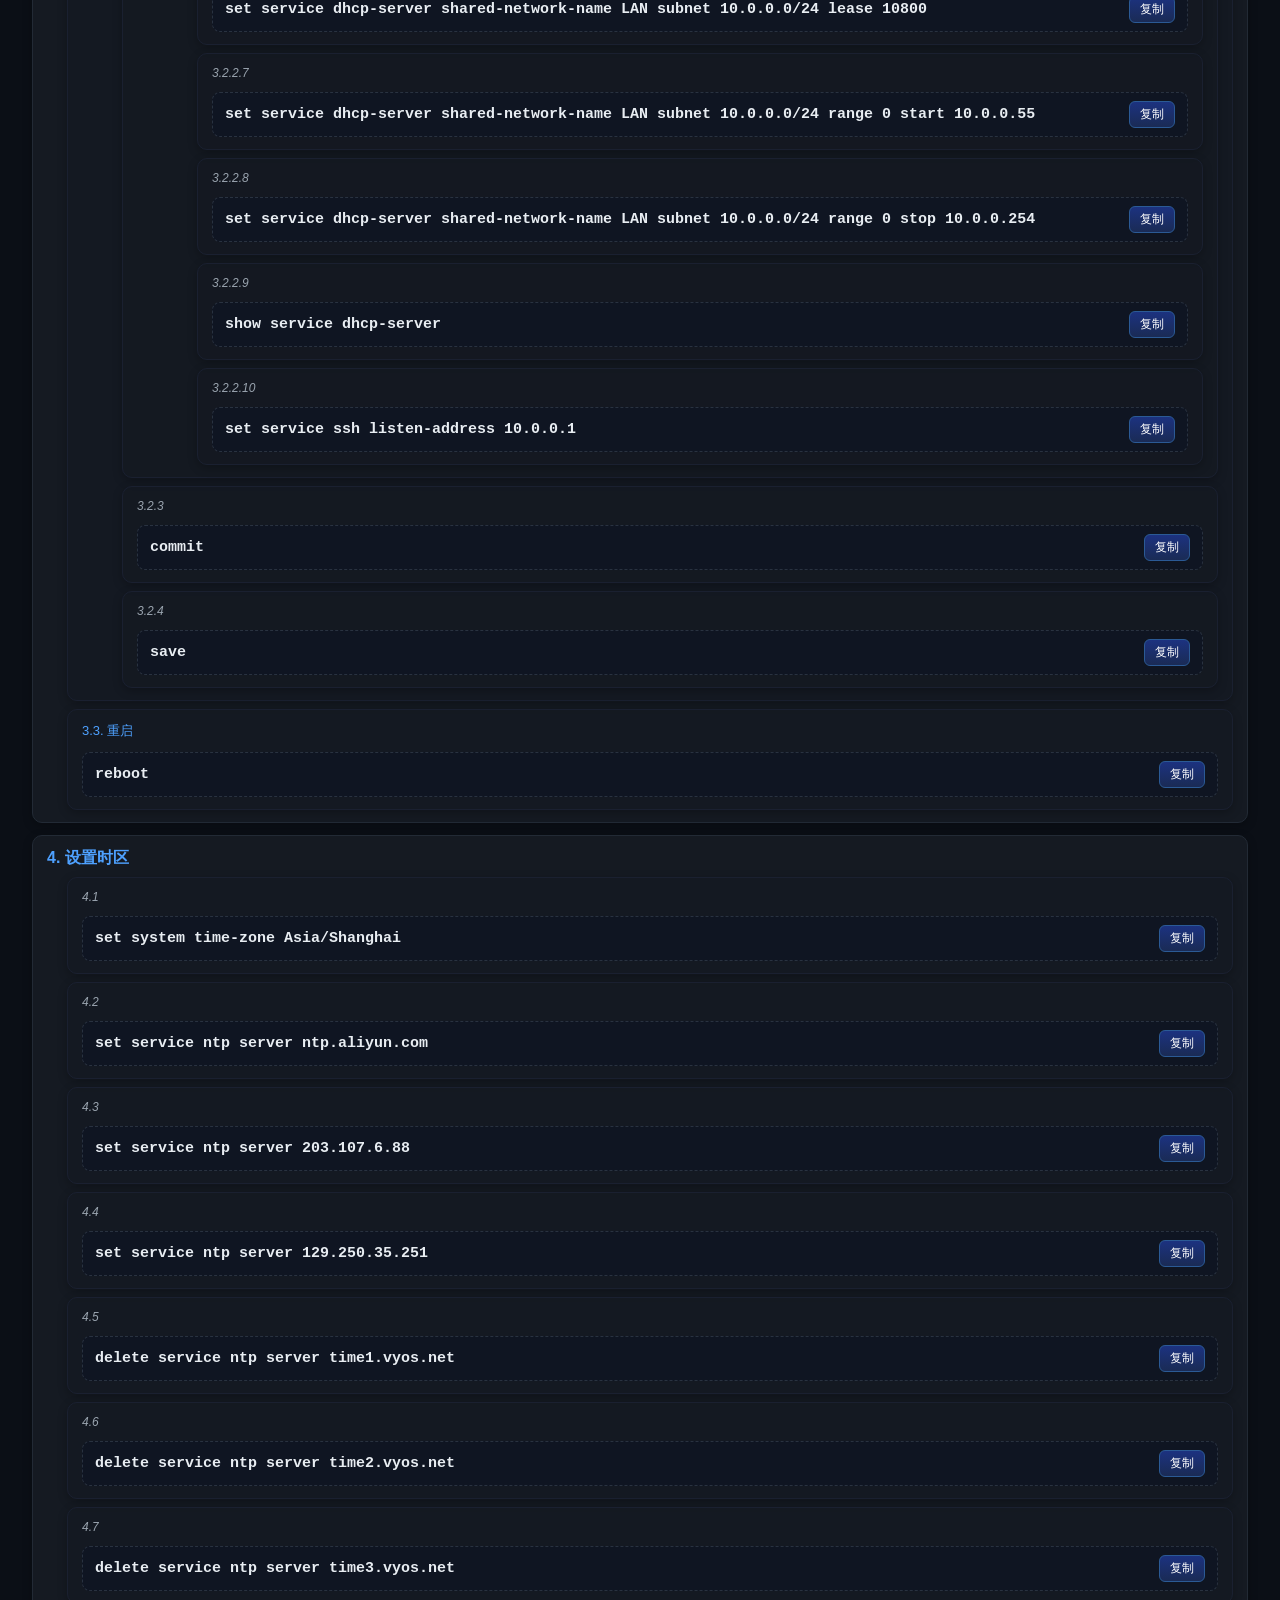
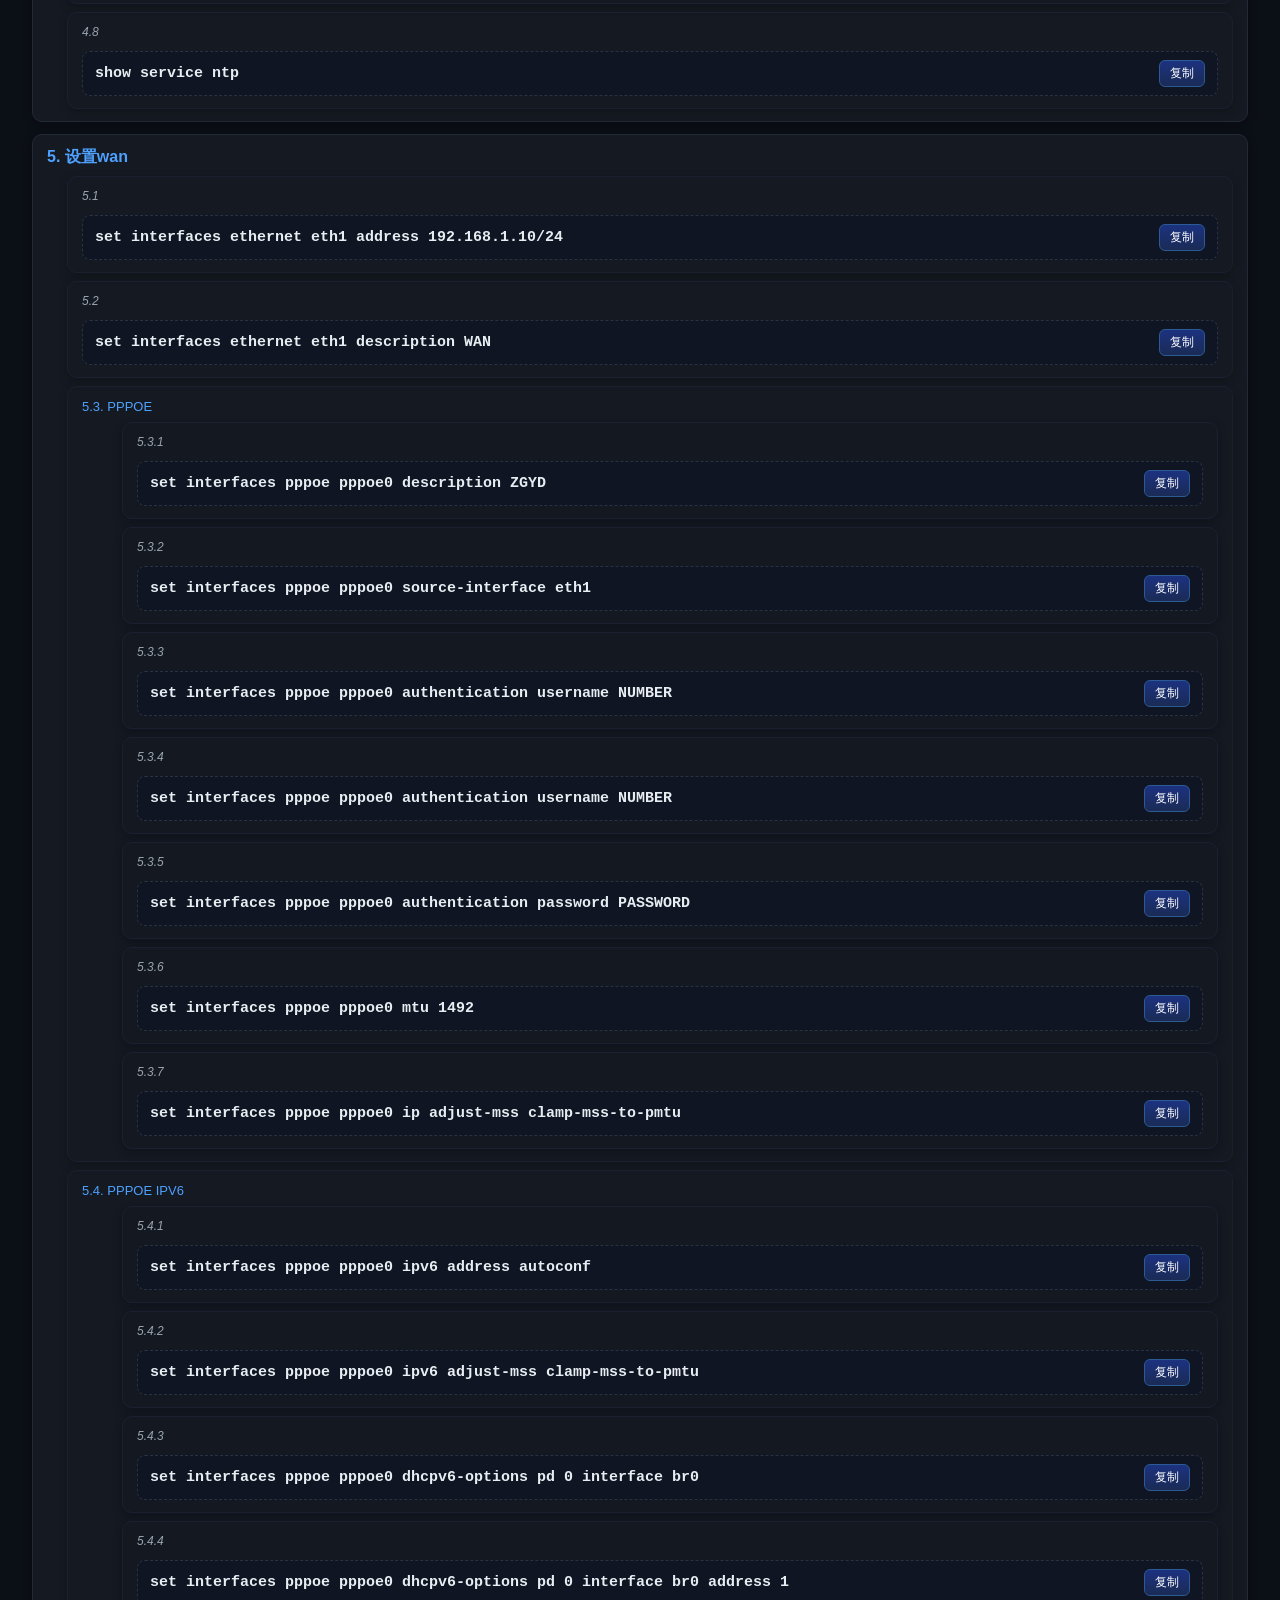
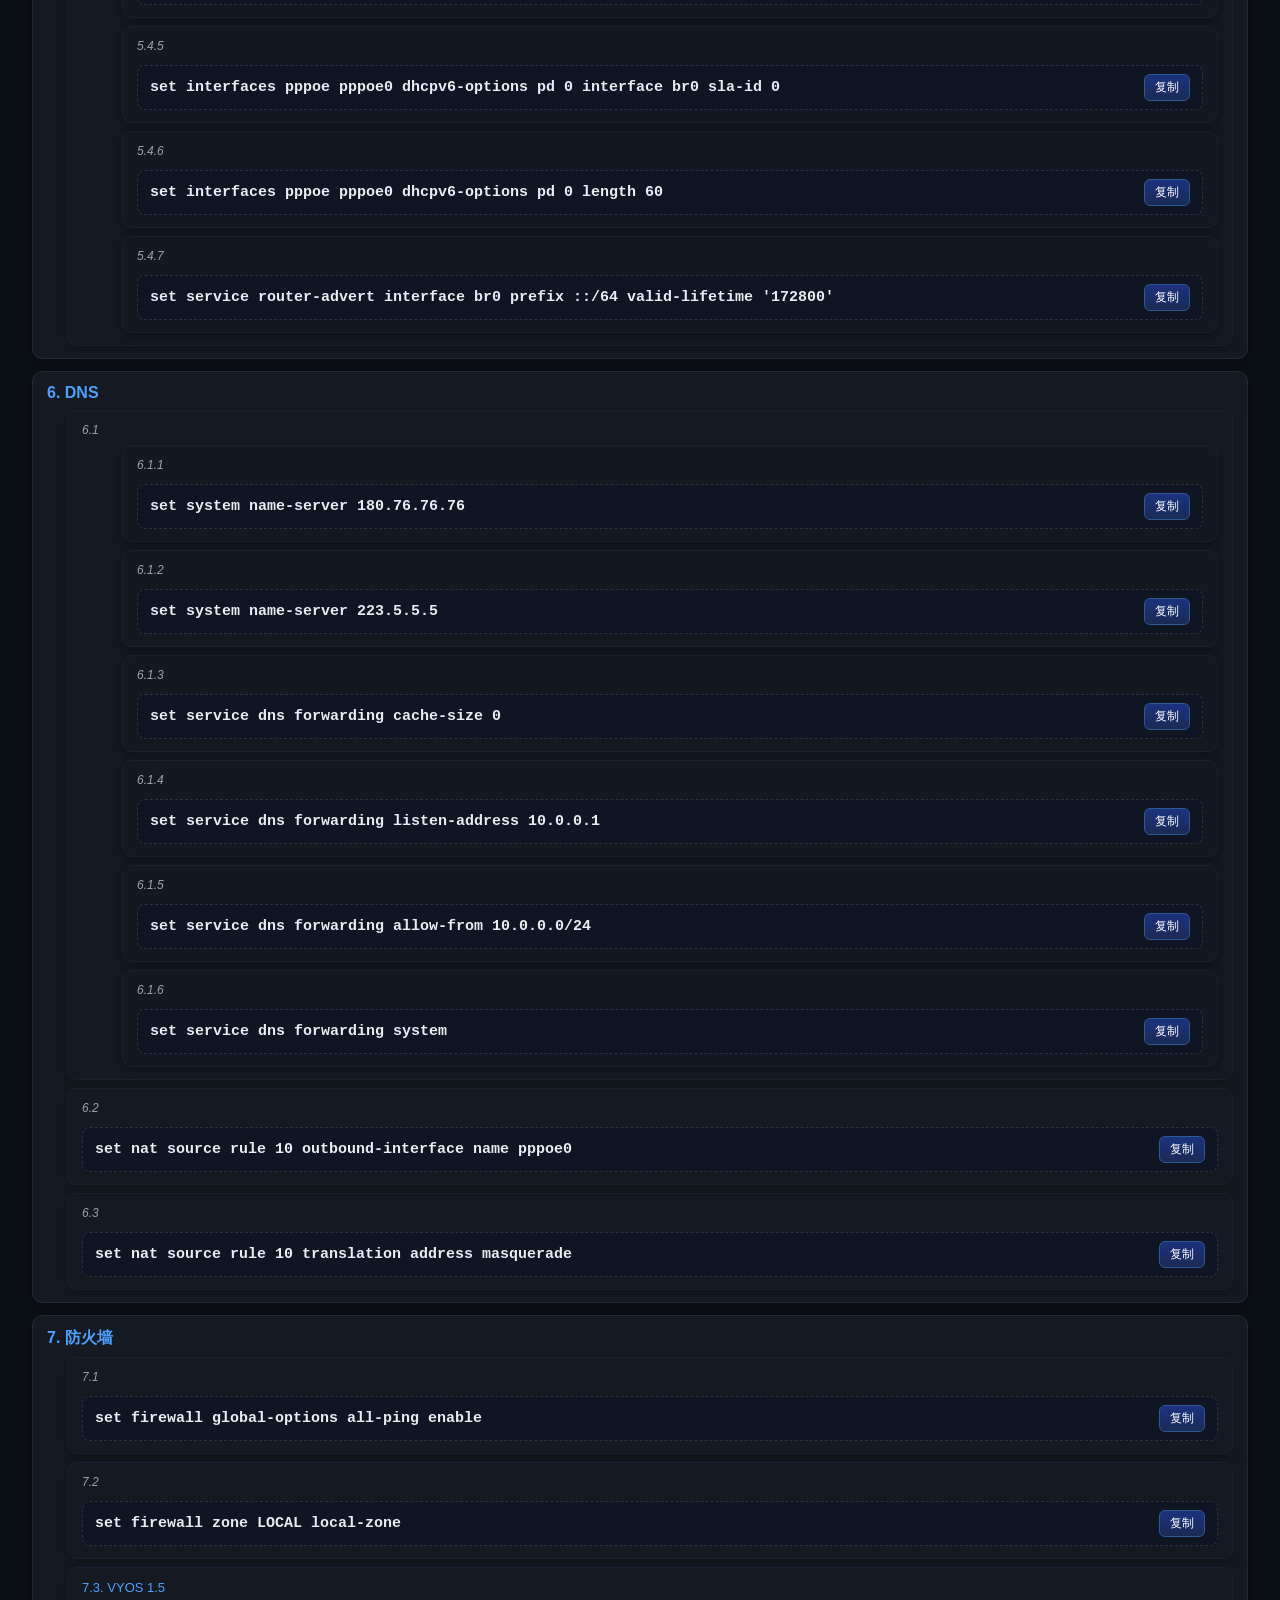
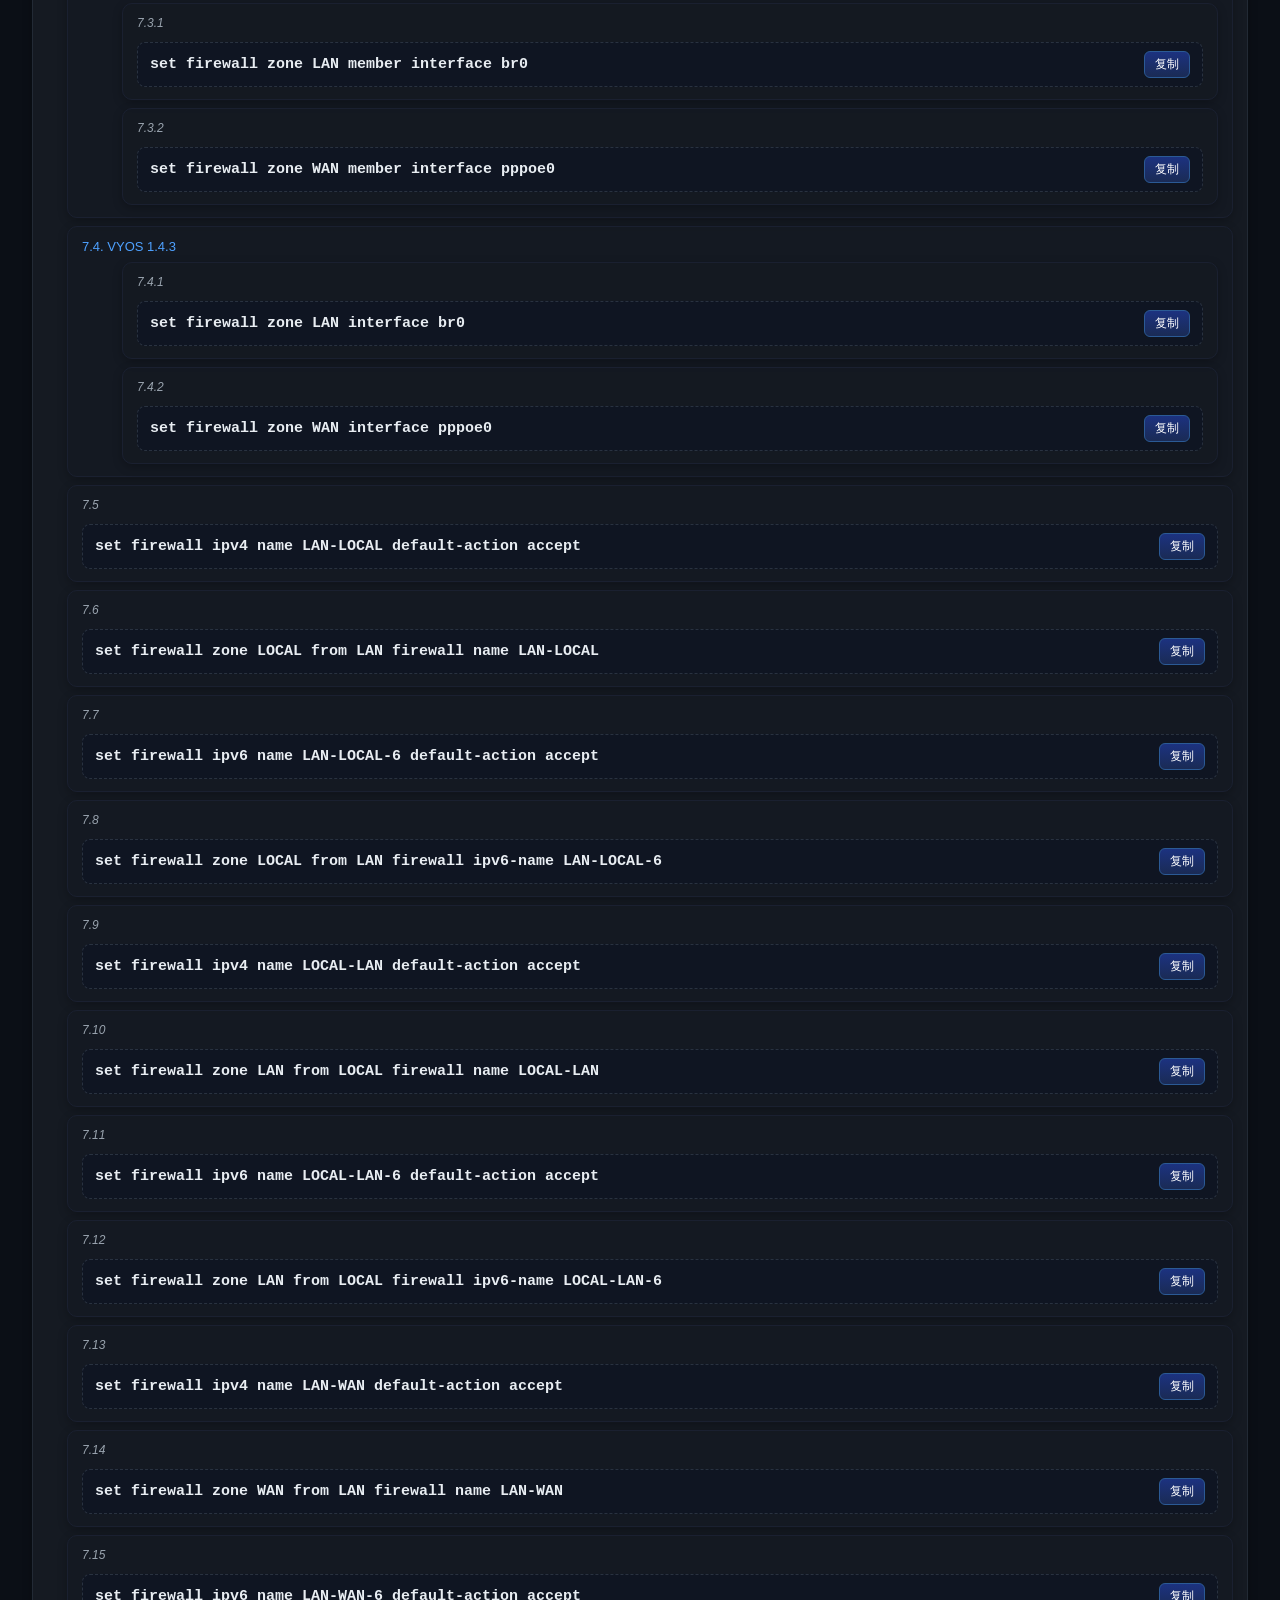
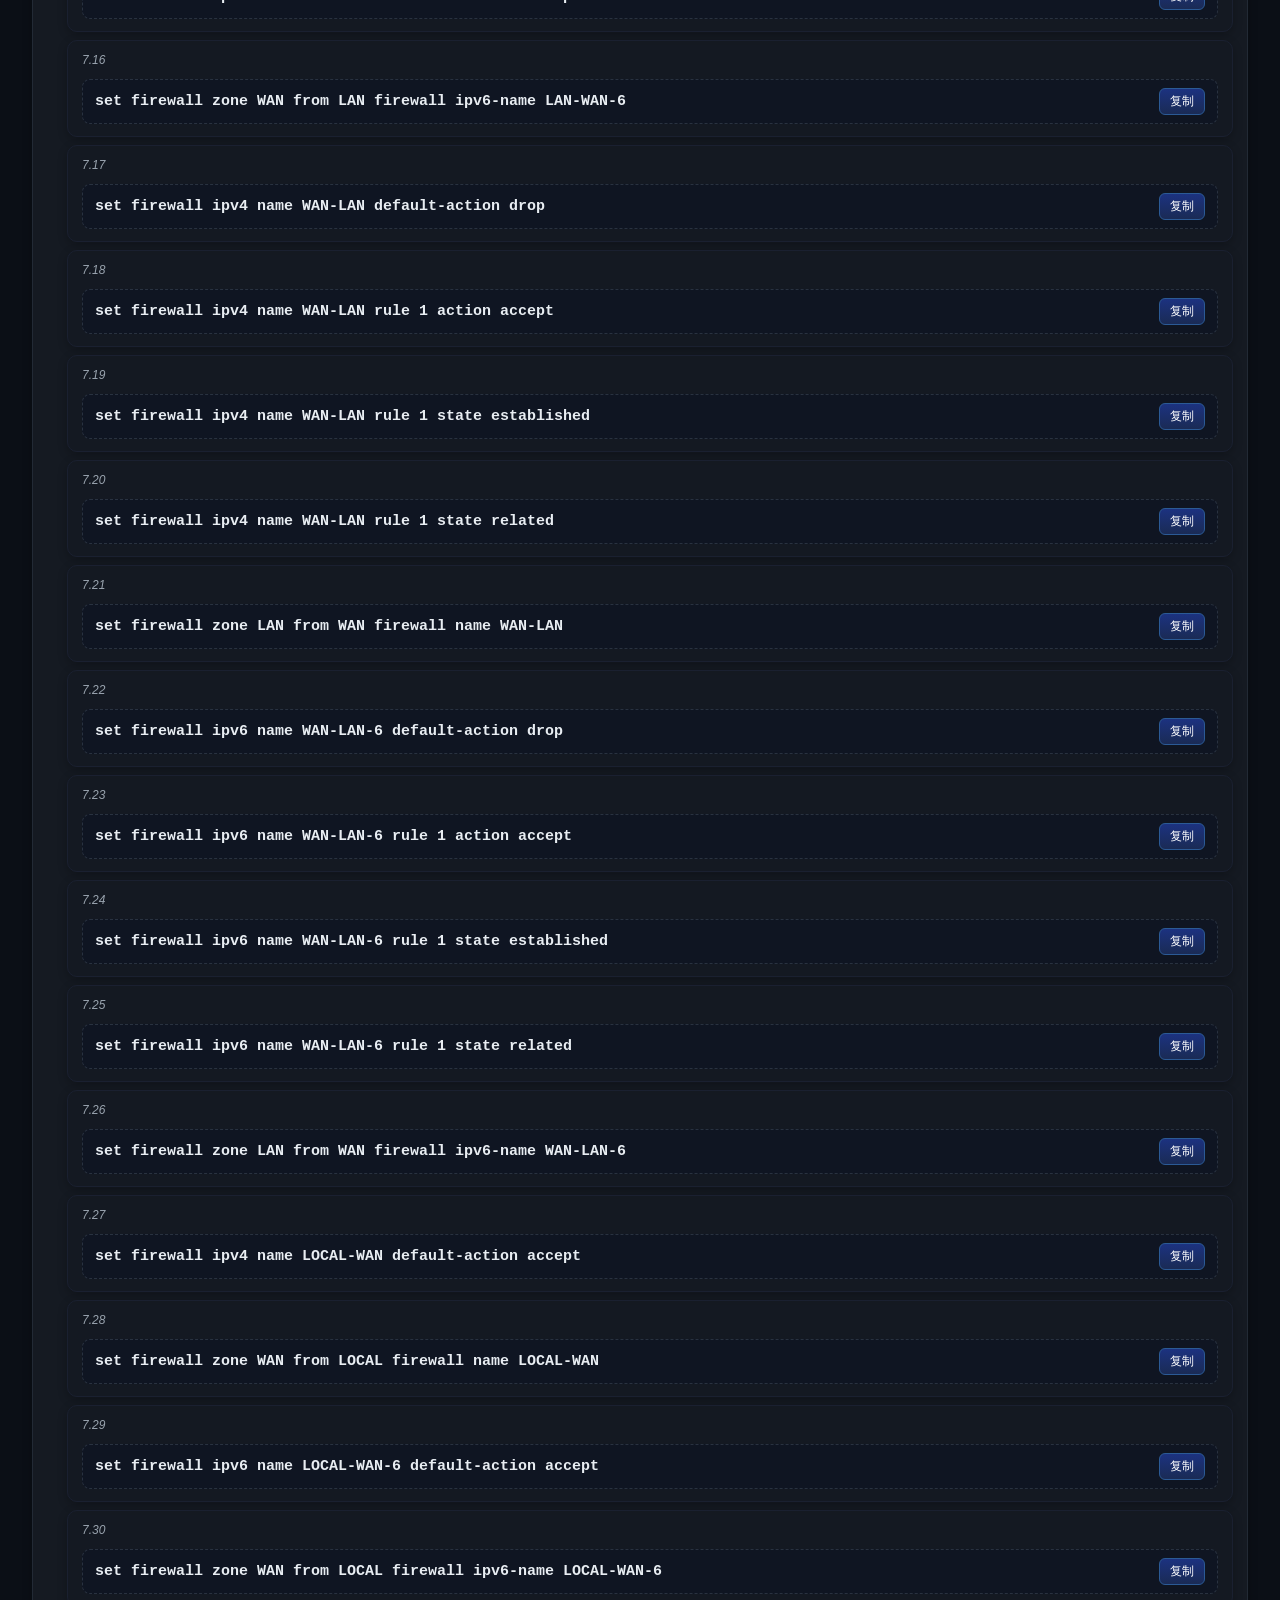
<file: vyos配置.html>
<!DOCTYPE html>
<html lang="zh-CN">
<head>
  <meta charset="UTF-8" />
  <meta name="viewport" content="width=device-width, initial-scale=1" />
  <title>vyos（一键复制）</title>
  <style>
    :root { 
      --bg:#0b0f16; 
      --card:#151a22; 
      --fg:#e8edf2; 
      --muted:#9aa4af; 
      --comment:#4ea1ff; 
      --toc-bg:#111622;
      --toc-width: 320px;
    }
    * {
      box-sizing: border-box;
    }
    body {
      margin: 0;
      font-family: ui-sans-serif, -apple-system, BlinkMacSystemFont, "Segoe UI", Roboto, Arial;
      background: var(--bg); 
      color: var(--fg);
      position: relative;
      min-height: 100vh;
    }
    
    /* 目录按钮 */
    .toc-toggle { 
      position: fixed; top: 20px; left: 20px; z-index: 1001;
      background: linear-gradient(135deg, #1c3280, #1a2b55);
      border: 1px solid #2b5a95; color: white; padding: 10px 16px;
      border-radius: 8px; cursor: pointer; font-size: 14px;
      display: flex; align-items: center; gap: 8px;
      box-shadow: 0 4px 12px rgba(0,0,0,0.3); transition: all 0.3s ease;
    }
    .toc-toggle:hover {
      background: linear-gradient(135deg, #2144a0, #1e3565);
      transform: translateY(-2px); box-shadow: 0 6px 16px rgba(0,0,0,0.4);
    }
    .toc-toggle:active { transform: translateY(0); }
    .toc-toggle svg { width: 18px; height: 18px; }
    
    /* 目录侧边栏 */
    .toc { 
      position: fixed; top: 0; left: 0; width: var(--toc-width); height: 100vh;
      background: var(--toc-bg); padding: 80px 20px 20px; overflow-y: auto;
      z-index: 1000; transform: translateX(-100%);
      transition: transform 0.3s cubic-bezier(0.4, 0, 0.2, 1);
      box-shadow: 4px 0 20px rgba(0,0,0,0.5); border-right: 1px solid #1a2030;
    }
    .toc.open { transform: translateX(0); }
    
    /* 遮罩层 */
    .toc-overlay { 
      position: fixed; top: 0; left: 0; right: 0; bottom: 0;
      background: rgba(0, 0, 0, 0.5); z-index: 999;
      opacity: 0; visibility: hidden;
      transition: opacity 0.3s ease, visibility 0.3s ease;
    }
    .toc-overlay.open { opacity: 1; visibility: visible; }
    
    .toc h2 { font-size: 20px; margin-bottom: 16px; color: var(--comment); font-weight: 600; }
    .toc-list { list-style: none; padding: 0; margin: 0; }
    .toc-list ul { list-style: none; padding-left: 20px; margin: 4px 0; }
    .toc-list li { margin: 6px 0; }
    .toc-list a { 
      color: var(--fg); text-decoration: none; display: block;
      padding: 4px 8px; border-radius: 6px; transition: all 0.2s ease;
      font-size: 14px; line-height: 1.4;
    }
    .toc-list a:hover { background: rgba(78, 161, 255, 0.1); color: var(--comment); padding-left: 12px; }
    .toc-empty { color: var(--muted); font-style: italic; padding: 20px; text-align: center; }
    
    /* 主内容区 */
    .main { padding: 32px; max-width: 1400px; margin: 0 auto; }
    h1 { font-size: 28px; margin-bottom: 8px; font-weight: 600; }
    .sub { color: var(--muted); margin-bottom: 20px; font-size: 14px; }
    .topbar { margin-bottom: 20px; padding-top: 50px; }
    .search { margin-top: 16px; }
    .search input {
      width: 100%; max-width: 500px; padding: 10px 16px;
      border-radius: 10px; border: 1px solid #223049; 
      background: #0f1522; color: var(--fg);
      outline: none; font-size: 14px; transition: all 0.2s ease;
    }
    .search input:focus { border-color: #2b5a95; background: #121826; }
    .counter { 
      color: var(--muted); font-size: 14px; margin-bottom: 20px;
      padding: 8px 12px; background: rgba(21, 26, 34, 0.5);
      border-radius: 8px; display: inline-block;
    }
    .list { display: flex; flex-direction: column; gap: 12px; }
    .card {
      background: var(--card); border: 1px solid #222a35;
      border-radius: 10px; padding: 12px 14px;
      box-shadow: 0 3px 10px rgba(0,0,0,0.25);
      display: flex; flex-direction: column; gap: 8px;
      transition: all 0.2s ease;
    }
    .card:hover { border-color: #2a3445; box-shadow: 0 4px 14px rgba(0,0,0,0.35); }
    .card.nested { margin-left: 20px; background: rgba(21, 26, 34, 0.6); border-color: #1a2030; }
    .card.nested.level-2 { margin-left: 40px; background: rgba(21, 26, 34, 0.4); }
    .card.nested.level-3 { margin-left: 60px; background: rgba(21, 26, 34, 0.3); }
    .comment { font-size: 13px; color: var(--comment); font-weight: 500; }
    .comment.no-text { color: var(--muted); font-style: italic; font-size: 12px; }
    .top-comment { font-size: 16px; font-weight: bold; color: var(--comment); }
    
    .cmdline {
      display: flex; 
      align-items: center; 
      justify-content: space-between;
      background: #0f1522; 
      border: 1px dashed #293240; 
      border-radius: 8px;
      padding: 8px 12px;
      font-family: 'Cascadia Code', 'SF Mono', Consolas, monospace; 
      font-size: 15px; /* <-- 优化: 再次增大字体 */
      font-weight: 600;
      color: var(--fg);
      margin-top: 4px;
      transition: all 0.2s ease;
    }
    .cmdline:hover { background: #111826; border-color: #344050; }

    .codeblock-container {
      position: relative;
      margin-top: 4px;
      padding-bottom: 10px; /* 为下方的 toggle 按钮留出空间 */
    }
    .codeblock {
      background: #0f1522; border: 1px dashed #293240;
      border-radius: 8px; padding: 8px 12px;
      font-family: 'Cascadia Code', 'SF Mono', Consolas, monospace;
      color: var(--fg); transition: all 0.2s ease;
      white-space: pre-wrap; word-wrap: break-word; overflow: hidden;
    }
    .codeblock:hover { background: #111826; border-color: #344050; }
    .codeblock code { 
      display: block; 
      white-space: pre; 
      font-size: 16px; /* <-- 优化: 再次增大字体 */
      font-weight: 700; /* <-- Bug修复: 确保代码块内文本加粗 */
    }
    .codeblock.preview { 
      max-height: 3.4em; /* 调整高度以适应新字号 */
      overflow: hidden; 
    }

    .toggle {
      position: absolute;
      bottom: -10px; /* <-- 优化: 移动到下边缘 */
      left: 50%;
      transform: translateX(-50%);
      background: var(--card); /* <-- 优化: 增加背景使其更明显 */
      border: 1px solid #293240;
      border-radius: 50%;
      color: var(--muted); 
      cursor: pointer;
      font-size: 12px; 
      padding: 0;
      width: 22px;
      height: 22px;
      display: flex;
      align-items: center;
      justify-content: center;
      transition: all 0.2s ease;
      z-index: 1;
    }
    .toggle:hover { color: var(--fg); border-color: var(--comment); }
    
    /* 基础复制按钮样式 (用于Flexbox) */
    button.copy {
      cursor: pointer;
      border: 1px solid #2b5a95;
      background: linear-gradient(180deg, #1c3280, #1a2b55);
      color: white; padding: 4px 10px; border-radius: 6px;
      font-size: 12px; margin-left: 8px; transition: all 0.2s ease;
      font-weight: 500; white-space: nowrap; flex-shrink: 0;
    }
    
    /* 多行代码块容器内的复制按钮，使用绝对定位 */
    .codeblock-container button.copy {
      position: absolute;
      top: 28px;
      right: 16px;
      margin-left: 0;
      z-index: 1; /* 确保在代码之上 */
    }

    button.copy:hover {
      background: linear-gradient(180deg, #2144a0, #1e3565);
      transform: translateY(-1px);
      box-shadow: 0 2px 6px rgba(0,0,0,0.3);
    }
    button.copy:active { 
      transform: translateY(0) scale(0.98);
    }
    button.copy:disabled {
      background: linear-gradient(180deg, #0f8040, #0a6030);
      border-color: #0a6030;
      cursor: default;
      transform: none;
      box-shadow: none;
    }
    
    /* 响应式设计 */
    @media (max-width: 768px) {
      .toc { width: 280px; padding: 70px 16px 16px; }
      .main { padding: 20px; }
      .topbar { padding-top: 60px; }
      h1 { font-size: 24px; }
      .card.nested { margin-left: 12px; }
      .card.nested.level-2 { margin-left: 24px; }
      .card.nested.level-3 { margin-left: 36px; }
    }
    
    /* 滚动条样式 */
    .toc::-webkit-scrollbar { width: 8px; }
    .toc::-webkit-scrollbar-track { background: rgba(0, 0, 0, 0.2); border-radius: 4px; }
    .toc::-webkit-scrollbar-thumb { background: rgba(78, 161, 255, 0.3); border-radius: 4px; }
    .toc::-webkit-scrollbar-thumb:hover { background: rgba(78, 161, 255, 0.5); }
  </style>
</head>
<body>
  <a href="index.html" style="position: absolute; top: 20px; right: 20px; z-index: 1002; background: linear-gradient(135deg, #1c3280, #1a2b55); border: 1px solid #2b5a95; color: white; padding: 10px 16px; border-radius: 8px; cursor: pointer; font-size: 14px; text-decoration: none; display: flex; align-items: center; box-shadow: 0 4px 12px rgba(0,0,0,0.3); transition: all 0.3s ease;">⬅ 返回首页</a>
  <button class="toc-toggle" onclick="toggleToc()">
    <svg fill="none" stroke="currentColor" viewBox="0 0 24 24"><path stroke-linecap="round" stroke-linejoin="round" stroke-width="2" d="M4 6h16M4 12h16M4 18h16"></path></svg>
    <span>目录</span>
  </button>
  <div class="toc-overlay" onclick="closeToc()"></div>
  <div class="toc">
    <h2>📑 目录</h2>
    <ul class="toc-list"><li><a href="#block-1" onclick="closeToc()">1. 安装</a></li><li><a href="#block-2" onclick="closeToc()">2. 网口配置</a></li><ul><li><a href="#block-2-1" onclick="closeToc()">2.1. eth0 vmbr</a></li><li><a href="#block-2-2" onclick="closeToc()">2.2. eth0</a></li><li><a href="#block-2-3" onclick="closeToc()">2.3. eth1</a></li><li><a href="#block-2-4" onclick="closeToc()">2.4. eth2</a></li></ul><li><a href="#block-3" onclick="closeToc()">3. 设置lan</a></li><ul><li><a href="#block-3-1" onclick="closeToc()">3.1. LAN</a></li><li><a href="#block-3-2" onclick="closeToc()">3.2. DHCP</a></li><ul><li><a href="#block-3-2-1" onclick="closeToc()">3.2.1. VYOS 1.5</a></li><li><a href="#block-3-2-2" onclick="closeToc()">3.2.2. VYOS 1.4.3</a></li></ul><li><a href="#block-3-3" onclick="closeToc()">3.3. 重启</a></li></ul><li><a href="#block-4" onclick="closeToc()">4. 设置时区</a></li><li><a href="#block-5" onclick="closeToc()">5. 设置wan</a></li><ul><li><a href="#block-5-3" onclick="closeToc()">5.3. PPPOE</a></li><li><a href="#block-5-4" onclick="closeToc()">5.4. PPPOE IPV6</a></li></ul><li><a href="#block-6" onclick="closeToc()">6. DNS</a></li><li><a href="#block-7" onclick="closeToc()">7. 防火墙</a></li><ul><li><a href="#block-7-3" onclick="closeToc()">7.3. VYOS 1.5</a></li><li><a href="#block-7-4" onclick="closeToc()">7.4. VYOS 1.4.3</a></li></ul><li><a href="#block-8" onclick="closeToc()">8. 访问192.168.1.1</a></li><li><a href="#block-9" onclick="closeToc()">9. 指定ipv6放行</a></li><li><a href="#block-10" onclick="closeToc()">10. 静态ip</a></li><ul><li><a href="#block-10-1" onclick="closeToc()">10.1. VYOS 1.5</a></li><li><a href="#block-10-2" onclick="closeToc()">10.2. VYOS 1.4.3</a></li></ul><li><a href="#block-11" onclick="closeToc()">11. WAN DHCP</a></li><ul><li><a href="#block-11-1" onclick="closeToc()">11.1. WAN</a></li><li><a href="#block-11-2" onclick="closeToc()">11.2. LAN</a></li></ul><li><a href="#block-12" onclick="closeToc()">12. 流量整形</a></li><li><a href="#block-13" onclick="closeToc()">13. SSH密钥</a></li></ul>
  </div>
  <div class="main">
    <div class="topbar">
      <div><h1>vyos</h1><div class="sub">单列展示 · 支持嵌套块 · 层级编号 · 自动目录 · 即时搜索</div></div>
      <div class="search"><input id="q" type="search" placeholder="🔍 搜索命令或注释…" /></div>
    </div>
    <div class="counter">共 <span id="total"></span> 条命令</div>
    <div id="list" class="list">

        <div class="card" data-text="安装">
          <div class="comment top-comment" id="block-1">1. 安装</div>
          
        <div class="card nested" data-text="">
          <div class="comment no-text" id="block-1-1">1.1</div>
          
        <div class="card nested level-2" data-text="">
          <div class="comment no-text" id="block-1-1-1">1.1.1</div>
          <div class="cmdline" data-text="vyos"><span>vyos</span><button class="copy" onclick="copyText(&#x27;vyos&#x27;, this)">复制</button></div>
        </div>
        <div class="card nested level-2" data-text="">
          <div class="comment no-text" id="block-1-1-2">1.1.2</div>
          <div class="cmdline" data-text="install image"><span>install image</span><button class="copy" onclick="copyText(&#x27;install image&#x27;, this)">复制</button></div>
        </div>
        </div>
        <div class="card nested" data-text="">
          <div class="comment no-text" id="block-1-2">1.2</div>
          <div class="cmdline" data-text="show interfaces"><span>show interfaces</span><button class="copy" onclick="copyText(&#x27;show interfaces&#x27;, this)">复制</button></div>
        </div>
        <div class="card nested" data-text="">
          <div class="comment no-text" id="block-1-3">1.3</div>
          <div class="cmdline" data-text="configure"><span>configure</span><button class="copy" onclick="copyText(&#x27;configure&#x27;, this)">复制</button></div>
        </div>
        <div class="card nested" data-text="">
          <div class="comment no-text" id="block-1-4">1.4</div>
          <div class="cmdline" data-text="monitor log"><span>monitor log</span><button class="copy" onclick="copyText(&#x27;monitor log&#x27;, this)">复制</button></div>
        </div>
        <div class="card nested" data-text="">
          <div class="comment no-text" id="block-1-5">1.5</div>
          
        <div class="card nested level-2" data-text="">
          <div class="comment no-text" id="block-1-5-1">1.5.1</div>
          <div class="cmdline" data-text="sudo systemctl stop serial-getty@ttys0.service"><span>sudo systemctl stop serial-getty@ttyS0.service</span><button class="copy" onclick="copyText(&#x27;sudo systemctl stop serial-getty@ttyS0.service&#x27;, this)">复制</button></div>
        </div>
        <div class="card nested level-2" data-text="">
          <div class="comment no-text" id="block-1-5-2">1.5.2</div>
          <div class="cmdline" data-text="sudo systemctl disable serial-getty@ttys0.service"><span>sudo systemctl disable serial-getty@ttyS0.service</span><button class="copy" onclick="copyText(&#x27;sudo systemctl disable serial-getty@ttyS0.service&#x27;, this)">复制</button></div>
        </div>
        </div>
        </div>
        <div class="card" data-text="网口配置">
          <div class="comment top-comment" id="block-2">2. 网口配置</div>
          
        <div class="card nested" data-text="eth0 vmbr">
          <div class="comment" id="block-2-1">2.1. eth0 vmbr</div>
          
        <div class="card nested level-2" data-text="">
          <div class="comment no-text" id="block-2-1-1">2.1.1</div>
          <div class="cmdline" data-text="set interfaces ethernet eth0 offload hw-tc-offload"><span>set interfaces ethernet eth0 offload hw-tc-offload</span><button class="copy" onclick="copyText(&#x27;set interfaces ethernet eth0 offload hw-tc-offload&#x27;, this)">复制</button></div>
        </div>
        <div class="card nested level-2" data-text="">
          <div class="comment no-text" id="block-2-1-2">2.1.2</div>
          <div class="cmdline" data-text="set interfaces ethernet eth0 offload lro"><span>set interfaces ethernet eth0 offload lro</span><button class="copy" onclick="copyText(&#x27;set interfaces ethernet eth0 offload lro&#x27;, this)">复制</button></div>
        </div>
        <div class="card nested level-2" data-text="">
          <div class="comment no-text" id="block-2-1-3">2.1.3</div>
          <div class="cmdline" data-text="set interfaces ethernet eth0 offload rfs"><span>set interfaces ethernet eth0 offload rfs</span><button class="copy" onclick="copyText(&#x27;set interfaces ethernet eth0 offload rfs&#x27;, this)">复制</button></div>
        </div>
        <div class="card nested level-2" data-text="">
          <div class="comment no-text" id="block-2-1-4">2.1.4</div>
          <div class="cmdline" data-text="set interfaces ethernet eth0 offload rps"><span>set interfaces ethernet eth0 offload rps</span><button class="copy" onclick="copyText(&#x27;set interfaces ethernet eth0 offload rps&#x27;, this)">复制</button></div>
        </div>
        <div class="card nested level-2" data-text="">
          <div class="comment no-text" id="block-2-1-5">2.1.5</div>
          <div class="cmdline" data-text="set interfaces ethernet eth0 offload gro"><span>set interfaces ethernet eth0 offload gro</span><button class="copy" onclick="copyText(&#x27;set interfaces ethernet eth0 offload gro&#x27;, this)">复制</button></div>
        </div>
        <div class="card nested level-2" data-text="">
          <div class="comment no-text" id="block-2-1-6">2.1.6</div>
          <div class="cmdline" data-text="set interfaces ethernet eth0 offload gso"><span>set interfaces ethernet eth0 offload gso</span><button class="copy" onclick="copyText(&#x27;set interfaces ethernet eth0 offload gso&#x27;, this)">复制</button></div>
        </div>
        <div class="card nested level-2" data-text="">
          <div class="comment no-text" id="block-2-1-7">2.1.7</div>
          <div class="cmdline" data-text="set interfaces ethernet eth0 offload sg"><span>set interfaces ethernet eth0 offload sg</span><button class="copy" onclick="copyText(&#x27;set interfaces ethernet eth0 offload sg&#x27;, this)">复制</button></div>
        </div>
        <div class="card nested level-2" data-text="">
          <div class="comment no-text" id="block-2-1-8">2.1.8</div>
          <div class="cmdline" data-text="set interfaces ethernet eth0 offload tso"><span>set interfaces ethernet eth0 offload tso</span><button class="copy" onclick="copyText(&#x27;set interfaces ethernet eth0 offload tso&#x27;, this)">复制</button></div>
        </div>
        </div>
        <div class="card nested" data-text="eth0">
          <div class="comment" id="block-2-2">2.2. eth0</div>
          
        <div class="card nested level-2" data-text="">
          <div class="comment no-text" id="block-2-2-1">2.2.1</div>
          <div class="cmdline" data-text="set interfaces ethernet eth0 offload hw-tc-offload"><span>set interfaces ethernet eth0 offload hw-tc-offload</span><button class="copy" onclick="copyText(&#x27;set interfaces ethernet eth0 offload hw-tc-offload&#x27;, this)">复制</button></div>
        </div>
        <div class="card nested level-2" data-text="">
          <div class="comment no-text" id="block-2-2-2">2.2.2</div>
          <div class="cmdline" data-text="set interfaces ethernet eth0 offload lro"><span>set interfaces ethernet eth0 offload lro</span><button class="copy" onclick="copyText(&#x27;set interfaces ethernet eth0 offload lro&#x27;, this)">复制</button></div>
        </div>
        <div class="card nested level-2" data-text="">
          <div class="comment no-text" id="block-2-2-3">2.2.3</div>
          <div class="cmdline" data-text="set interfaces ethernet eth0 offload rfs"><span>set interfaces ethernet eth0 offload rfs</span><button class="copy" onclick="copyText(&#x27;set interfaces ethernet eth0 offload rfs&#x27;, this)">复制</button></div>
        </div>
        <div class="card nested level-2" data-text="">
          <div class="comment no-text" id="block-2-2-4">2.2.4</div>
          <div class="cmdline" data-text="set interfaces ethernet eth0 offload rps"><span>set interfaces ethernet eth0 offload rps</span><button class="copy" onclick="copyText(&#x27;set interfaces ethernet eth0 offload rps&#x27;, this)">复制</button></div>
        </div>
        <div class="card nested level-2" data-text="">
          <div class="comment no-text" id="block-2-2-5">2.2.5</div>
          <div class="cmdline" data-text="set interfaces ethernet eth0 offload gro"><span>set interfaces ethernet eth0 offload gro</span><button class="copy" onclick="copyText(&#x27;set interfaces ethernet eth0 offload gro&#x27;, this)">复制</button></div>
        </div>
        <div class="card nested level-2" data-text="">
          <div class="comment no-text" id="block-2-2-6">2.2.6</div>
          <div class="cmdline" data-text="set interfaces ethernet eth0 offload gso"><span>set interfaces ethernet eth0 offload gso</span><button class="copy" onclick="copyText(&#x27;set interfaces ethernet eth0 offload gso&#x27;, this)">复制</button></div>
        </div>
        <div class="card nested level-2" data-text="">
          <div class="comment no-text" id="block-2-2-7">2.2.7</div>
          <div class="cmdline" data-text="set interfaces ethernet eth0 offload sg"><span>set interfaces ethernet eth0 offload sg</span><button class="copy" onclick="copyText(&#x27;set interfaces ethernet eth0 offload sg&#x27;, this)">复制</button></div>
        </div>
        <div class="card nested level-2" data-text="">
          <div class="comment no-text" id="block-2-2-8">2.2.8</div>
          <div class="cmdline" data-text="set interfaces ethernet eth0 offload tso"><span>set interfaces ethernet eth0 offload tso</span><button class="copy" onclick="copyText(&#x27;set interfaces ethernet eth0 offload tso&#x27;, this)">复制</button></div>
        </div>
        <div class="card nested level-2" data-text="">
          <div class="comment no-text" id="block-2-2-9">2.2.9</div>
          <div class="cmdline" data-text="set interfaces ethernet eth0 ring-buffer rx 4096"><span>set interfaces ethernet eth0 ring-buffer rx 4096</span><button class="copy" onclick="copyText(&#x27;set interfaces ethernet eth0 ring-buffer rx 4096&#x27;, this)">复制</button></div>
        </div>
        <div class="card nested level-2" data-text="">
          <div class="comment no-text" id="block-2-2-10">2.2.10</div>
          <div class="cmdline" data-text="set interfaces ethernet eth0 ring-buffer tx 4096"><span>set interfaces ethernet eth0 ring-buffer tx 4096</span><button class="copy" onclick="copyText(&#x27;set interfaces ethernet eth0 ring-buffer tx 4096&#x27;, this)">复制</button></div>
        </div>
        </div>
        <div class="card nested" data-text="eth1">
          <div class="comment" id="block-2-3">2.3. eth1</div>
          
        <div class="card nested level-2" data-text="">
          <div class="comment no-text" id="block-2-3-1">2.3.1</div>
          <div class="cmdline" data-text="set interfaces ethernet eth1 offload gro"><span>set interfaces ethernet eth1 offload gro</span><button class="copy" onclick="copyText(&#x27;set interfaces ethernet eth1 offload gro&#x27;, this)">复制</button></div>
        </div>
        <div class="card nested level-2" data-text="">
          <div class="comment no-text" id="block-2-3-2">2.3.2</div>
          <div class="cmdline" data-text="set interfaces ethernet eth1 offload gso"><span>set interfaces ethernet eth1 offload gso</span><button class="copy" onclick="copyText(&#x27;set interfaces ethernet eth1 offload gso&#x27;, this)">复制</button></div>
        </div>
        <div class="card nested level-2" data-text="">
          <div class="comment no-text" id="block-2-3-3">2.3.3</div>
          <div class="cmdline" data-text="set interfaces ethernet eth1 offload hw-tc-offload"><span>set interfaces ethernet eth1 offload hw-tc-offload</span><button class="copy" onclick="copyText(&#x27;set interfaces ethernet eth1 offload hw-tc-offload&#x27;, this)">复制</button></div>
        </div>
        <div class="card nested level-2" data-text="">
          <div class="comment no-text" id="block-2-3-4">2.3.4</div>
          <div class="cmdline" data-text="set interfaces ethernet eth1 offload lro"><span>set interfaces ethernet eth1 offload lro</span><button class="copy" onclick="copyText(&#x27;set interfaces ethernet eth1 offload lro&#x27;, this)">复制</button></div>
        </div>
        <div class="card nested level-2" data-text="">
          <div class="comment no-text" id="block-2-3-5">2.3.5</div>
          <div class="cmdline" data-text="set interfaces ethernet eth1 offload rfs"><span>set interfaces ethernet eth1 offload rfs</span><button class="copy" onclick="copyText(&#x27;set interfaces ethernet eth1 offload rfs&#x27;, this)">复制</button></div>
        </div>
        <div class="card nested level-2" data-text="">
          <div class="comment no-text" id="block-2-3-6">2.3.6</div>
          <div class="cmdline" data-text="set interfaces ethernet eth1 offload rps"><span>set interfaces ethernet eth1 offload rps</span><button class="copy" onclick="copyText(&#x27;set interfaces ethernet eth1 offload rps&#x27;, this)">复制</button></div>
        </div>
        <div class="card nested level-2" data-text="">
          <div class="comment no-text" id="block-2-3-7">2.3.7</div>
          <div class="cmdline" data-text="set interfaces ethernet eth1 offload sg"><span>set interfaces ethernet eth1 offload sg</span><button class="copy" onclick="copyText(&#x27;set interfaces ethernet eth1 offload sg&#x27;, this)">复制</button></div>
        </div>
        <div class="card nested level-2" data-text="">
          <div class="comment no-text" id="block-2-3-8">2.3.8</div>
          <div class="cmdline" data-text="set interfaces ethernet eth1 offload tso"><span>set interfaces ethernet eth1 offload tso</span><button class="copy" onclick="copyText(&#x27;set interfaces ethernet eth1 offload tso&#x27;, this)">复制</button></div>
        </div>
        <div class="card nested level-2" data-text="">
          <div class="comment no-text" id="block-2-3-9">2.3.9</div>
          <div class="cmdline" data-text="set interfaces ethernet eth1 ring-buffer rx '4096'"><span>set interfaces ethernet eth1 ring-buffer rx '4096'</span><button class="copy" onclick="copyText(&quot;set interfaces ethernet eth1 ring-buffer rx &#x27;4096&#x27;&quot;, this)">复制</button></div>
        </div>
        <div class="card nested level-2" data-text="">
          <div class="comment no-text" id="block-2-3-10">2.3.10</div>
          <div class="cmdline" data-text="set interfaces ethernet eth1 ring-buffer tx '4096'"><span>set interfaces ethernet eth1 ring-buffer tx '4096'</span><button class="copy" onclick="copyText(&quot;set interfaces ethernet eth1 ring-buffer tx &#x27;4096&#x27;&quot;, this)">复制</button></div>
        </div>
        </div>
        <div class="card nested" data-text="eth2">
          <div class="comment" id="block-2-4">2.4. eth2</div>
          
        <div class="card nested level-2" data-text="">
          <div class="comment no-text" id="block-2-4-1">2.4.1</div>
          <div class="cmdline" data-text="set interfaces ethernet eth2 offload gro"><span>set interfaces ethernet eth2 offload gro</span><button class="copy" onclick="copyText(&#x27;set interfaces ethernet eth2 offload gro&#x27;, this)">复制</button></div>
        </div>
        <div class="card nested level-2" data-text="">
          <div class="comment no-text" id="block-2-4-2">2.4.2</div>
          <div class="cmdline" data-text="set interfaces ethernet eth2 offload gso"><span>set interfaces ethernet eth2 offload gso</span><button class="copy" onclick="copyText(&#x27;set interfaces ethernet eth2 offload gso&#x27;, this)">复制</button></div>
        </div>
        <div class="card nested level-2" data-text="">
          <div class="comment no-text" id="block-2-4-3">2.4.3</div>
          <div class="cmdline" data-text="set interfaces ethernet eth2 offload hw-tc-offload"><span>set interfaces ethernet eth2 offload hw-tc-offload</span><button class="copy" onclick="copyText(&#x27;set interfaces ethernet eth2 offload hw-tc-offload&#x27;, this)">复制</button></div>
        </div>
        <div class="card nested level-2" data-text="">
          <div class="comment no-text" id="block-2-4-4">2.4.4</div>
          <div class="cmdline" data-text="set interfaces ethernet eth2 offload lro"><span>set interfaces ethernet eth2 offload lro</span><button class="copy" onclick="copyText(&#x27;set interfaces ethernet eth2 offload lro&#x27;, this)">复制</button></div>
        </div>
        <div class="card nested level-2" data-text="">
          <div class="comment no-text" id="block-2-4-5">2.4.5</div>
          <div class="cmdline" data-text="set interfaces ethernet eth2 offload rfs"><span>set interfaces ethernet eth2 offload rfs</span><button class="copy" onclick="copyText(&#x27;set interfaces ethernet eth2 offload rfs&#x27;, this)">复制</button></div>
        </div>
        <div class="card nested level-2" data-text="">
          <div class="comment no-text" id="block-2-4-6">2.4.6</div>
          <div class="cmdline" data-text="set interfaces ethernet eth2 offload rps"><span>set interfaces ethernet eth2 offload rps</span><button class="copy" onclick="copyText(&#x27;set interfaces ethernet eth2 offload rps&#x27;, this)">复制</button></div>
        </div>
        <div class="card nested level-2" data-text="">
          <div class="comment no-text" id="block-2-4-7">2.4.7</div>
          <div class="cmdline" data-text="set interfaces ethernet eth2 offload sg"><span>set interfaces ethernet eth2 offload sg</span><button class="copy" onclick="copyText(&#x27;set interfaces ethernet eth2 offload sg&#x27;, this)">复制</button></div>
        </div>
        <div class="card nested level-2" data-text="">
          <div class="comment no-text" id="block-2-4-8">2.4.8</div>
          <div class="cmdline" data-text="set interfaces ethernet eth2 offload tso"><span>set interfaces ethernet eth2 offload tso</span><button class="copy" onclick="copyText(&#x27;set interfaces ethernet eth2 offload tso&#x27;, this)">复制</button></div>
        </div>
        <div class="card nested level-2" data-text="">
          <div class="comment no-text" id="block-2-4-9">2.4.9</div>
          <div class="cmdline" data-text="set interfaces ethernet eth2 ring-buffer rx '4096'"><span>set interfaces ethernet eth2 ring-buffer rx '4096'</span><button class="copy" onclick="copyText(&quot;set interfaces ethernet eth2 ring-buffer rx &#x27;4096&#x27;&quot;, this)">复制</button></div>
        </div>
        <div class="card nested level-2" data-text="">
          <div class="comment no-text" id="block-2-4-10">2.4.10</div>
          <div class="cmdline" data-text="set interfaces ethernet eth2 ring-buffer tx '4096'"><span>set interfaces ethernet eth2 ring-buffer tx '4096'</span><button class="copy" onclick="copyText(&quot;set interfaces ethernet eth2 ring-buffer tx &#x27;4096&#x27;&quot;, this)">复制</button></div>
        </div>
        </div>
        <div class="card nested" data-text="">
          <div class="comment no-text" id="block-2-5">2.5</div>
          <div class="cmdline" data-text="commit"><span>commit</span><button class="copy" onclick="copyText(&#x27;commit&#x27;, this)">复制</button></div>
        </div>
        <div class="card nested" data-text="">
          <div class="comment no-text" id="block-2-6">2.6</div>
          <div class="cmdline" data-text="save"><span>save</span><button class="copy" onclick="copyText(&#x27;save&#x27;, this)">复制</button></div>
        </div>
        </div>
        <div class="card" data-text="设置lan">
          <div class="comment top-comment" id="block-3">3. 设置lan</div>
          
        <div class="card nested" data-text="lan">
          <div class="comment" id="block-3-1">3.1. LAN</div>
          
        <div class="card nested level-2" data-text="">
          <div class="comment no-text" id="block-3-1-1">3.1.1</div>
          <div class="cmdline" data-text="set interfaces bridge br0"><span>set interfaces bridge br0</span><button class="copy" onclick="copyText(&#x27;set interfaces bridge br0&#x27;, this)">复制</button></div>
        </div>
        <div class="card nested level-2" data-text="">
          <div class="comment no-text" id="block-3-1-2">3.1.2</div>
          <div class="cmdline" data-text="set interfaces bridge br0 description lan"><span>set interfaces bridge br0 description LAN</span><button class="copy" onclick="copyText(&#x27;set interfaces bridge br0 description LAN&#x27;, this)">复制</button></div>
        </div>
        <div class="card nested level-2" data-text="">
          <div class="comment no-text" id="block-3-1-3">3.1.3</div>
          <div class="cmdline" data-text="set interfaces bridge br0 member interface eth0"><span>set interfaces bridge br0 member interface eth0</span><button class="copy" onclick="copyText(&#x27;set interfaces bridge br0 member interface eth0&#x27;, this)">复制</button></div>
        </div>
        <div class="card nested level-2" data-text="">
          <div class="comment no-text" id="block-3-1-4">3.1.4</div>
          <div class="cmdline" data-text="set interfaces bridge br0 address 10.0.0.1/24"><span>set interfaces bridge br0 address 10.0.0.1/24</span><button class="copy" onclick="copyText(&#x27;set interfaces bridge br0 address 10.0.0.1/24&#x27;, this)">复制</button></div>
        </div>
        </div>
        <div class="card nested" data-text="dhcp">
          <div class="comment" id="block-3-2">3.2. DHCP</div>
          
        <div class="card nested level-2" data-text="vyos 1.5">
          <div class="comment" id="block-3-2-1">3.2.1. VYOS 1.5</div>
          
        <div class="card nested level-3" data-text="">
          <div class="comment no-text" id="block-3-2-1-1">3.2.1.1</div>
          <div class="cmdline" data-text="set service dhcp-server hostfile-update"><span>set service dhcp-server hostfile-update</span><button class="copy" onclick="copyText(&#x27;set service dhcp-server hostfile-update&#x27;, this)">复制</button></div>
        </div>
        <div class="card nested level-3" data-text="">
          <div class="comment no-text" id="block-3-2-1-2">3.2.1.2</div>
          <div class="cmdline" data-text="set service dhcp-server shared-network-name lan authoritative"><span>set service dhcp-server shared-network-name LAN authoritative</span><button class="copy" onclick="copyText(&#x27;set service dhcp-server shared-network-name LAN authoritative&#x27;, this)">复制</button></div>
        </div>
        <div class="card nested level-3" data-text="">
          <div class="comment no-text" id="block-3-2-1-3">3.2.1.3</div>
          <div class="cmdline" data-text="set service dhcp-server shared-network-name lan option ntp-server 10.0.0.1"><span>set service dhcp-server shared-network-name LAN option ntp-server 10.0.0.1</span><button class="copy" onclick="copyText(&#x27;set service dhcp-server shared-network-name LAN option ntp-server 10.0.0.1&#x27;, this)">复制</button></div>
        </div>
        <div class="card nested level-3" data-text="">
          <div class="comment no-text" id="block-3-2-1-4">3.2.1.4</div>
          <div class="cmdline" data-text="set service dhcp-server shared-network-name lan option time-zone asia/shanghai"><span>set service dhcp-server shared-network-name LAN option time-zone Asia/Shanghai</span><button class="copy" onclick="copyText(&#x27;set service dhcp-server shared-network-name LAN option time-zone Asia/Shanghai&#x27;, this)">复制</button></div>
        </div>
        <div class="card nested level-3" data-text="">
          <div class="comment no-text" id="block-3-2-1-5">3.2.1.5</div>
          <div class="cmdline" data-text="set service dhcp-server shared-network-name lan subnet 10.0.0.0/24 subnet-id 1"><span>set service dhcp-server shared-network-name LAN subnet 10.0.0.0/24 subnet-id 1</span><button class="copy" onclick="copyText(&#x27;set service dhcp-server shared-network-name LAN subnet 10.0.0.0/24 subnet-id 1&#x27;, this)">复制</button></div>
        </div>
        <div class="card nested level-3" data-text="">
          <div class="comment no-text" id="block-3-2-1-6">3.2.1.6</div>
          <div class="cmdline" data-text="set service dhcp-server shared-network-name lan subnet 10.0.0.0/24 option default-router 10.0.0.1"><span>set service dhcp-server shared-network-name LAN subnet 10.0.0.0/24 option default-router 10.0.0.1</span><button class="copy" onclick="copyText(&#x27;set service dhcp-server shared-network-name LAN subnet 10.0.0.0/24 option default-router 10.0.0.1&#x27;, this)">复制</button></div>
        </div>
        <div class="card nested level-3" data-text="">
          <div class="comment no-text" id="block-3-2-1-7">3.2.1.7</div>
          <div class="cmdline" data-text="set service dhcp-server shared-network-name lan subnet 10.0.0.0/24 option name-server 10.0.0.1"><span>set service dhcp-server shared-network-name LAN subnet 10.0.0.0/24 option name-server 10.0.0.1</span><button class="copy" onclick="copyText(&#x27;set service dhcp-server shared-network-name LAN subnet 10.0.0.0/24 option name-server 10.0.0.1&#x27;, this)">复制</button></div>
        </div>
        <div class="card nested level-3" data-text="">
          <div class="comment no-text" id="block-3-2-1-8">3.2.1.8</div>
          <div class="cmdline" data-text="set service dhcp-server shared-network-name lan subnet 10.0.0.0/24 range 0 start 10.0.0.55"><span>set service dhcp-server shared-network-name LAN subnet 10.0.0.0/24 range 0 start 10.0.0.55</span><button class="copy" onclick="copyText(&#x27;set service dhcp-server shared-network-name LAN subnet 10.0.0.0/24 range 0 start 10.0.0.55&#x27;, this)">复制</button></div>
        </div>
        <div class="card nested level-3" data-text="">
          <div class="comment no-text" id="block-3-2-1-9">3.2.1.9</div>
          <div class="cmdline" data-text="set service dhcp-server shared-network-name lan subnet 10.0.0.0/24 range 0 stop 10.0.0.254"><span>set service dhcp-server shared-network-name LAN subnet 10.0.0.0/24 range 0 stop 10.0.0.254</span><button class="copy" onclick="copyText(&#x27;set service dhcp-server shared-network-name LAN subnet 10.0.0.0/24 range 0 stop 10.0.0.254&#x27;, this)">复制</button></div>
        </div>
        <div class="card nested level-3" data-text="">
          <div class="comment no-text" id="block-3-2-1-10">3.2.1.10</div>
          <div class="cmdline" data-text="show service dhcp-server"><span>show service dhcp-server</span><button class="copy" onclick="copyText(&#x27;show service dhcp-server&#x27;, this)">复制</button></div>
        </div>
        <div class="card nested level-3" data-text="">
          <div class="comment no-text" id="block-3-2-1-11">3.2.1.11</div>
          <div class="cmdline" data-text="set service ssh listen-address 10.0.0.1"><span>set service ssh listen-address 10.0.0.1</span><button class="copy" onclick="copyText(&#x27;set service ssh listen-address 10.0.0.1&#x27;, this)">复制</button></div>
        </div>
        </div>
        <div class="card nested level-2" data-text="vyos 1.4.3">
          <div class="comment" id="block-3-2-2">3.2.2. VYOS 1.4.3</div>
          
        <div class="card nested level-3" data-text="">
          <div class="comment no-text" id="block-3-2-2-1">3.2.2.1</div>
          <div class="cmdline" data-text="set service dhcp-server hostfile-update"><span>set service dhcp-server hostfile-update</span><button class="copy" onclick="copyText(&#x27;set service dhcp-server hostfile-update&#x27;, this)">复制</button></div>
        </div>
        <div class="card nested level-3" data-text="">
          <div class="comment no-text" id="block-3-2-2-2">3.2.2.2</div>
          <div class="cmdline" data-text="set service dhcp-server shared-network-name lan authoritative"><span>set service dhcp-server shared-network-name LAN authoritative</span><button class="copy" onclick="copyText(&#x27;set service dhcp-server shared-network-name LAN authoritative&#x27;, this)">复制</button></div>
        </div>
        <div class="card nested level-3" data-text="">
          <div class="comment no-text" id="block-3-2-2-3">3.2.2.3</div>
          <div class="cmdline" data-text="set service dhcp-server shared-network-name lan ntp-server 10.0.0.1"><span>set service dhcp-server shared-network-name LAN ntp-server 10.0.0.1</span><button class="copy" onclick="copyText(&#x27;set service dhcp-server shared-network-name LAN ntp-server 10.0.0.1&#x27;, this)">复制</button></div>
        </div>
        <div class="card nested level-3" data-text="">
          <div class="comment no-text" id="block-3-2-2-4">3.2.2.4</div>
          <div class="cmdline" data-text="set service dhcp-server shared-network-name lan subnet 10.0.0.0/24 default-router 10.0.0.1"><span>set service dhcp-server shared-network-name LAN subnet 10.0.0.0/24 default-router 10.0.0.1</span><button class="copy" onclick="copyText(&#x27;set service dhcp-server shared-network-name LAN subnet 10.0.0.0/24 default-router 10.0.0.1&#x27;, this)">复制</button></div>
        </div>
        <div class="card nested level-3" data-text="">
          <div class="comment no-text" id="block-3-2-2-5">3.2.2.5</div>
          <div class="cmdline" data-text="set service dhcp-server shared-network-name lan subnet 10.0.0.0/24 name-server 10.0.0.1"><span>set service dhcp-server shared-network-name LAN subnet 10.0.0.0/24 name-server 10.0.0.1</span><button class="copy" onclick="copyText(&#x27;set service dhcp-server shared-network-name LAN subnet 10.0.0.0/24 name-server 10.0.0.1&#x27;, this)">复制</button></div>
        </div>
        <div class="card nested level-3" data-text="">
          <div class="comment no-text" id="block-3-2-2-6">3.2.2.6</div>
          <div class="cmdline" data-text="set service dhcp-server shared-network-name lan subnet 10.0.0.0/24 lease 10800"><span>set service dhcp-server shared-network-name LAN subnet 10.0.0.0/24 lease 10800</span><button class="copy" onclick="copyText(&#x27;set service dhcp-server shared-network-name LAN subnet 10.0.0.0/24 lease 10800&#x27;, this)">复制</button></div>
        </div>
        <div class="card nested level-3" data-text="">
          <div class="comment no-text" id="block-3-2-2-7">3.2.2.7</div>
          <div class="cmdline" data-text="set service dhcp-server shared-network-name lan subnet 10.0.0.0/24 range 0 start 10.0.0.55"><span>set service dhcp-server shared-network-name LAN subnet 10.0.0.0/24 range 0 start 10.0.0.55</span><button class="copy" onclick="copyText(&#x27;set service dhcp-server shared-network-name LAN subnet 10.0.0.0/24 range 0 start 10.0.0.55&#x27;, this)">复制</button></div>
        </div>
        <div class="card nested level-3" data-text="">
          <div class="comment no-text" id="block-3-2-2-8">3.2.2.8</div>
          <div class="cmdline" data-text="set service dhcp-server shared-network-name lan subnet 10.0.0.0/24 range 0 stop 10.0.0.254"><span>set service dhcp-server shared-network-name LAN subnet 10.0.0.0/24 range 0 stop 10.0.0.254</span><button class="copy" onclick="copyText(&#x27;set service dhcp-server shared-network-name LAN subnet 10.0.0.0/24 range 0 stop 10.0.0.254&#x27;, this)">复制</button></div>
        </div>
        <div class="card nested level-3" data-text="">
          <div class="comment no-text" id="block-3-2-2-9">3.2.2.9</div>
          <div class="cmdline" data-text="show service dhcp-server"><span>show service dhcp-server</span><button class="copy" onclick="copyText(&#x27;show service dhcp-server&#x27;, this)">复制</button></div>
        </div>
        <div class="card nested level-3" data-text="">
          <div class="comment no-text" id="block-3-2-2-10">3.2.2.10</div>
          <div class="cmdline" data-text="set service ssh listen-address 10.0.0.1"><span>set service ssh listen-address 10.0.0.1</span><button class="copy" onclick="copyText(&#x27;set service ssh listen-address 10.0.0.1&#x27;, this)">复制</button></div>
        </div>
        </div>
        <div class="card nested level-2" data-text="">
          <div class="comment no-text" id="block-3-2-3">3.2.3</div>
          <div class="cmdline" data-text="commit"><span>commit</span><button class="copy" onclick="copyText(&#x27;commit&#x27;, this)">复制</button></div>
        </div>
        <div class="card nested level-2" data-text="">
          <div class="comment no-text" id="block-3-2-4">3.2.4</div>
          <div class="cmdline" data-text="save"><span>save</span><button class="copy" onclick="copyText(&#x27;save&#x27;, this)">复制</button></div>
        </div>
        </div>
        <div class="card nested" data-text="重启">
          <div class="comment" id="block-3-3">3.3. 重启</div>
          <div class="cmdline" data-text="reboot"><span>reboot</span><button class="copy" onclick="copyText(&#x27;reboot&#x27;, this)">复制</button></div>
        </div>
        </div>
        <div class="card" data-text="设置时区">
          <div class="comment top-comment" id="block-4">4. 设置时区</div>
          
        <div class="card nested" data-text="">
          <div class="comment no-text" id="block-4-1">4.1</div>
          <div class="cmdline" data-text="set system time-zone asia/shanghai"><span>set system time-zone Asia/Shanghai</span><button class="copy" onclick="copyText(&#x27;set system time-zone Asia/Shanghai&#x27;, this)">复制</button></div>
        </div>
        <div class="card nested" data-text="">
          <div class="comment no-text" id="block-4-2">4.2</div>
          <div class="cmdline" data-text="set service ntp server ntp.aliyun.com"><span>set service ntp server ntp.aliyun.com</span><button class="copy" onclick="copyText(&#x27;set service ntp server ntp.aliyun.com&#x27;, this)">复制</button></div>
        </div>
        <div class="card nested" data-text="">
          <div class="comment no-text" id="block-4-3">4.3</div>
          <div class="cmdline" data-text="set service ntp server 203.107.6.88"><span>set service ntp server 203.107.6.88</span><button class="copy" onclick="copyText(&#x27;set service ntp server 203.107.6.88&#x27;, this)">复制</button></div>
        </div>
        <div class="card nested" data-text="">
          <div class="comment no-text" id="block-4-4">4.4</div>
          <div class="cmdline" data-text="set service ntp server 129.250.35.251"><span>set service ntp server 129.250.35.251</span><button class="copy" onclick="copyText(&#x27;set service ntp server 129.250.35.251&#x27;, this)">复制</button></div>
        </div>
        <div class="card nested" data-text="">
          <div class="comment no-text" id="block-4-5">4.5</div>
          <div class="cmdline" data-text="delete service ntp server time1.vyos.net"><span>delete service ntp server time1.vyos.net</span><button class="copy" onclick="copyText(&#x27;delete service ntp server time1.vyos.net&#x27;, this)">复制</button></div>
        </div>
        <div class="card nested" data-text="">
          <div class="comment no-text" id="block-4-6">4.6</div>
          <div class="cmdline" data-text="delete service ntp server time2.vyos.net"><span>delete service ntp server time2.vyos.net</span><button class="copy" onclick="copyText(&#x27;delete service ntp server time2.vyos.net&#x27;, this)">复制</button></div>
        </div>
        <div class="card nested" data-text="">
          <div class="comment no-text" id="block-4-7">4.7</div>
          <div class="cmdline" data-text="delete service ntp server time3.vyos.net"><span>delete service ntp server time3.vyos.net</span><button class="copy" onclick="copyText(&#x27;delete service ntp server time3.vyos.net&#x27;, this)">复制</button></div>
        </div>
        <div class="card nested" data-text="">
          <div class="comment no-text" id="block-4-8">4.8</div>
          <div class="cmdline" data-text="show service ntp"><span>show service ntp</span><button class="copy" onclick="copyText(&#x27;show service ntp&#x27;, this)">复制</button></div>
        </div>
        </div>
        <div class="card" data-text="设置wan">
          <div class="comment top-comment" id="block-5">5. 设置wan</div>
          
        <div class="card nested" data-text="">
          <div class="comment no-text" id="block-5-1">5.1</div>
          <div class="cmdline" data-text="set interfaces ethernet eth1 address 192.168.1.10/24"><span>set interfaces ethernet eth1 address 192.168.1.10/24</span><button class="copy" onclick="copyText(&#x27;set interfaces ethernet eth1 address 192.168.1.10/24&#x27;, this)">复制</button></div>
        </div>
        <div class="card nested" data-text="">
          <div class="comment no-text" id="block-5-2">5.2</div>
          <div class="cmdline" data-text="set interfaces ethernet eth1 description wan"><span>set interfaces ethernet eth1 description WAN</span><button class="copy" onclick="copyText(&#x27;set interfaces ethernet eth1 description WAN&#x27;, this)">复制</button></div>
        </div>
        <div class="card nested" data-text="pppoe">
          <div class="comment" id="block-5-3">5.3. PPPOE</div>
          
        <div class="card nested level-2" data-text="">
          <div class="comment no-text" id="block-5-3-1">5.3.1</div>
          <div class="cmdline" data-text="set interfaces pppoe pppoe0 description zgyd"><span>set interfaces pppoe pppoe0 description ZGYD</span><button class="copy" onclick="copyText(&#x27;set interfaces pppoe pppoe0 description ZGYD&#x27;, this)">复制</button></div>
        </div>
        <div class="card nested level-2" data-text="">
          <div class="comment no-text" id="block-5-3-2">5.3.2</div>
          <div class="cmdline" data-text="set interfaces pppoe pppoe0 source-interface eth1"><span>set interfaces pppoe pppoe0 source-interface eth1</span><button class="copy" onclick="copyText(&#x27;set interfaces pppoe pppoe0 source-interface eth1&#x27;, this)">复制</button></div>
        </div>
        <div class="card nested level-2" data-text="">
          <div class="comment no-text" id="block-5-3-3">5.3.3</div>
          <div class="cmdline" data-text="set interfaces pppoe pppoe0 authentication username number"><span>set interfaces pppoe pppoe0 authentication username NUMBER</span><button class="copy" onclick="copyText(&#x27;set interfaces pppoe pppoe0 authentication username NUMBER&#x27;, this)">复制</button></div>
        </div>
        <div class="card nested level-2" data-text="">
          <div class="comment no-text" id="block-5-3-4">5.3.4</div>
          <div class="cmdline" data-text="set interfaces pppoe pppoe0 authentication username number"><span>set interfaces pppoe pppoe0 authentication username NUMBER</span><button class="copy" onclick="copyText(&#x27;set interfaces pppoe pppoe0 authentication username NUMBER&#x27;, this)">复制</button></div>
        </div>
        <div class="card nested level-2" data-text="">
          <div class="comment no-text" id="block-5-3-5">5.3.5</div>
          <div class="cmdline" data-text="set interfaces pppoe pppoe0 authentication password password"><span>set interfaces pppoe pppoe0 authentication password PASSWORD</span><button class="copy" onclick="copyText(&#x27;set interfaces pppoe pppoe0 authentication password PASSWORD&#x27;, this)">复制</button></div>
        </div>
        <div class="card nested level-2" data-text="">
          <div class="comment no-text" id="block-5-3-6">5.3.6</div>
          <div class="cmdline" data-text="set interfaces pppoe pppoe0 mtu 1492"><span>set interfaces pppoe pppoe0 mtu 1492</span><button class="copy" onclick="copyText(&#x27;set interfaces pppoe pppoe0 mtu 1492&#x27;, this)">复制</button></div>
        </div>
        <div class="card nested level-2" data-text="">
          <div class="comment no-text" id="block-5-3-7">5.3.7</div>
          <div class="cmdline" data-text="set interfaces pppoe pppoe0 ip adjust-mss clamp-mss-to-pmtu"><span>set interfaces pppoe pppoe0 ip adjust-mss clamp-mss-to-pmtu</span><button class="copy" onclick="copyText(&#x27;set interfaces pppoe pppoe0 ip adjust-mss clamp-mss-to-pmtu&#x27;, this)">复制</button></div>
        </div>
        </div>
        <div class="card nested" data-text="pppoe ipv6">
          <div class="comment" id="block-5-4">5.4. PPPOE IPV6</div>
          
        <div class="card nested level-2" data-text="">
          <div class="comment no-text" id="block-5-4-1">5.4.1</div>
          <div class="cmdline" data-text="set interfaces pppoe pppoe0 ipv6 address autoconf"><span>set interfaces pppoe pppoe0 ipv6 address autoconf</span><button class="copy" onclick="copyText(&#x27;set interfaces pppoe pppoe0 ipv6 address autoconf&#x27;, this)">复制</button></div>
        </div>
        <div class="card nested level-2" data-text="">
          <div class="comment no-text" id="block-5-4-2">5.4.2</div>
          <div class="cmdline" data-text="set interfaces pppoe pppoe0 ipv6 adjust-mss clamp-mss-to-pmtu"><span>set interfaces pppoe pppoe0 ipv6 adjust-mss clamp-mss-to-pmtu</span><button class="copy" onclick="copyText(&#x27;set interfaces pppoe pppoe0 ipv6 adjust-mss clamp-mss-to-pmtu&#x27;, this)">复制</button></div>
        </div>
        <div class="card nested level-2" data-text="">
          <div class="comment no-text" id="block-5-4-3">5.4.3</div>
          <div class="cmdline" data-text="set interfaces pppoe pppoe0 dhcpv6-options pd 0 interface br0"><span>set interfaces pppoe pppoe0 dhcpv6-options pd 0 interface br0</span><button class="copy" onclick="copyText(&#x27;set interfaces pppoe pppoe0 dhcpv6-options pd 0 interface br0&#x27;, this)">复制</button></div>
        </div>
        <div class="card nested level-2" data-text="">
          <div class="comment no-text" id="block-5-4-4">5.4.4</div>
          <div class="cmdline" data-text="set interfaces pppoe pppoe0 dhcpv6-options pd 0 interface br0 address 1"><span>set interfaces pppoe pppoe0 dhcpv6-options pd 0 interface br0 address 1</span><button class="copy" onclick="copyText(&#x27;set interfaces pppoe pppoe0 dhcpv6-options pd 0 interface br0 address 1&#x27;, this)">复制</button></div>
        </div>
        <div class="card nested level-2" data-text="">
          <div class="comment no-text" id="block-5-4-5">5.4.5</div>
          <div class="cmdline" data-text="set interfaces pppoe pppoe0 dhcpv6-options pd 0 interface br0 sla-id 0"><span>set interfaces pppoe pppoe0 dhcpv6-options pd 0 interface br0 sla-id 0</span><button class="copy" onclick="copyText(&#x27;set interfaces pppoe pppoe0 dhcpv6-options pd 0 interface br0 sla-id 0&#x27;, this)">复制</button></div>
        </div>
        <div class="card nested level-2" data-text="">
          <div class="comment no-text" id="block-5-4-6">5.4.6</div>
          <div class="cmdline" data-text="set interfaces pppoe pppoe0 dhcpv6-options pd 0 length 60"><span>set interfaces pppoe pppoe0 dhcpv6-options pd 0 length 60</span><button class="copy" onclick="copyText(&#x27;set interfaces pppoe pppoe0 dhcpv6-options pd 0 length 60&#x27;, this)">复制</button></div>
        </div>
        <div class="card nested level-2" data-text="">
          <div class="comment no-text" id="block-5-4-7">5.4.7</div>
          <div class="cmdline" data-text="set service router-advert interface br0 prefix ::/64 valid-lifetime '172800'"><span>set service router-advert interface br0 prefix ::/64 valid-lifetime '172800'</span><button class="copy" onclick="copyText(&quot;set service router-advert interface br0 prefix ::/64 valid-lifetime &#x27;172800&#x27;&quot;, this)">复制</button></div>
        </div>
        </div>
        </div>
        <div class="card" data-text="dns">
          <div class="comment top-comment" id="block-6">6. DNS</div>
          
        <div class="card nested" data-text="">
          <div class="comment no-text" id="block-6-1">6.1</div>
          
        <div class="card nested level-2" data-text="">
          <div class="comment no-text" id="block-6-1-1">6.1.1</div>
          <div class="cmdline" data-text="set system name-server 180.76.76.76"><span>set system name-server 180.76.76.76</span><button class="copy" onclick="copyText(&#x27;set system name-server 180.76.76.76&#x27;, this)">复制</button></div>
        </div>
        <div class="card nested level-2" data-text="">
          <div class="comment no-text" id="block-6-1-2">6.1.2</div>
          <div class="cmdline" data-text="set system name-server 223.5.5.5"><span>set system name-server 223.5.5.5</span><button class="copy" onclick="copyText(&#x27;set system name-server 223.5.5.5&#x27;, this)">复制</button></div>
        </div>
        <div class="card nested level-2" data-text="">
          <div class="comment no-text" id="block-6-1-3">6.1.3</div>
          <div class="cmdline" data-text="set service dns forwarding cache-size 0"><span>set service dns forwarding cache-size 0</span><button class="copy" onclick="copyText(&#x27;set service dns forwarding cache-size 0&#x27;, this)">复制</button></div>
        </div>
        <div class="card nested level-2" data-text="">
          <div class="comment no-text" id="block-6-1-4">6.1.4</div>
          <div class="cmdline" data-text="set service dns forwarding listen-address 10.0.0.1"><span>set service dns forwarding listen-address 10.0.0.1</span><button class="copy" onclick="copyText(&#x27;set service dns forwarding listen-address 10.0.0.1&#x27;, this)">复制</button></div>
        </div>
        <div class="card nested level-2" data-text="">
          <div class="comment no-text" id="block-6-1-5">6.1.5</div>
          <div class="cmdline" data-text="set service dns forwarding allow-from 10.0.0.0/24"><span>set service dns forwarding allow-from 10.0.0.0/24</span><button class="copy" onclick="copyText(&#x27;set service dns forwarding allow-from 10.0.0.0/24&#x27;, this)">复制</button></div>
        </div>
        <div class="card nested level-2" data-text="">
          <div class="comment no-text" id="block-6-1-6">6.1.6</div>
          <div class="cmdline" data-text="set service dns forwarding system"><span>set service dns forwarding system</span><button class="copy" onclick="copyText(&#x27;set service dns forwarding system&#x27;, this)">复制</button></div>
        </div>
        </div>
        <div class="card nested" data-text="">
          <div class="comment no-text" id="block-6-2">6.2</div>
          <div class="cmdline" data-text="set nat source rule 10 outbound-interface name pppoe0"><span>set nat source rule 10 outbound-interface name pppoe0</span><button class="copy" onclick="copyText(&#x27;set nat source rule 10 outbound-interface name pppoe0&#x27;, this)">复制</button></div>
        </div>
        <div class="card nested" data-text="">
          <div class="comment no-text" id="block-6-3">6.3</div>
          <div class="cmdline" data-text="set nat source rule 10 translation address masquerade"><span>set nat source rule 10 translation address masquerade</span><button class="copy" onclick="copyText(&#x27;set nat source rule 10 translation address masquerade&#x27;, this)">复制</button></div>
        </div>
        </div>
        <div class="card" data-text="防火墙">
          <div class="comment top-comment" id="block-7">7. 防火墙</div>
          
        <div class="card nested" data-text="">
          <div class="comment no-text" id="block-7-1">7.1</div>
          <div class="cmdline" data-text="set firewall global-options all-ping enable"><span>set firewall global-options all-ping enable</span><button class="copy" onclick="copyText(&#x27;set firewall global-options all-ping enable&#x27;, this)">复制</button></div>
        </div>
        <div class="card nested" data-text="">
          <div class="comment no-text" id="block-7-2">7.2</div>
          <div class="cmdline" data-text="set firewall zone local local-zone"><span>set firewall zone LOCAL local-zone</span><button class="copy" onclick="copyText(&#x27;set firewall zone LOCAL local-zone&#x27;, this)">复制</button></div>
        </div>
        <div class="card nested" data-text="vyos 1.5">
          <div class="comment" id="block-7-3">7.3. VYOS 1.5</div>
          
        <div class="card nested level-2" data-text="">
          <div class="comment no-text" id="block-7-3-1">7.3.1</div>
          <div class="cmdline" data-text="set firewall zone lan member interface br0"><span>set firewall zone LAN member interface br0</span><button class="copy" onclick="copyText(&#x27;set firewall zone LAN member interface br0&#x27;, this)">复制</button></div>
        </div>
        <div class="card nested level-2" data-text="">
          <div class="comment no-text" id="block-7-3-2">7.3.2</div>
          <div class="cmdline" data-text="set firewall zone wan member interface pppoe0"><span>set firewall zone WAN member interface pppoe0</span><button class="copy" onclick="copyText(&#x27;set firewall zone WAN member interface pppoe0&#x27;, this)">复制</button></div>
        </div>
        </div>
        <div class="card nested" data-text="vyos 1.4.3">
          <div class="comment" id="block-7-4">7.4. VYOS 1.4.3</div>
          
        <div class="card nested level-2" data-text="">
          <div class="comment no-text" id="block-7-4-1">7.4.1</div>
          <div class="cmdline" data-text="set firewall zone lan interface br0"><span>set firewall zone LAN interface br0</span><button class="copy" onclick="copyText(&#x27;set firewall zone LAN interface br0&#x27;, this)">复制</button></div>
        </div>
        <div class="card nested level-2" data-text="">
          <div class="comment no-text" id="block-7-4-2">7.4.2</div>
          <div class="cmdline" data-text="set firewall zone wan interface pppoe0"><span>set firewall zone WAN interface pppoe0</span><button class="copy" onclick="copyText(&#x27;set firewall zone WAN interface pppoe0&#x27;, this)">复制</button></div>
        </div>
        </div>
        <div class="card nested" data-text="">
          <div class="comment no-text" id="block-7-5">7.5</div>
          <div class="cmdline" data-text="set firewall ipv4 name lan-local default-action accept"><span>set firewall ipv4 name LAN-LOCAL default-action accept</span><button class="copy" onclick="copyText(&#x27;set firewall ipv4 name LAN-LOCAL default-action accept&#x27;, this)">复制</button></div>
        </div>
        <div class="card nested" data-text="">
          <div class="comment no-text" id="block-7-6">7.6</div>
          <div class="cmdline" data-text="set firewall zone local from lan firewall name lan-local"><span>set firewall zone LOCAL from LAN firewall name LAN-LOCAL</span><button class="copy" onclick="copyText(&#x27;set firewall zone LOCAL from LAN firewall name LAN-LOCAL&#x27;, this)">复制</button></div>
        </div>
        <div class="card nested" data-text="">
          <div class="comment no-text" id="block-7-7">7.7</div>
          <div class="cmdline" data-text="set firewall ipv6 name lan-local-6 default-action accept"><span>set firewall ipv6 name LAN-LOCAL-6 default-action accept</span><button class="copy" onclick="copyText(&#x27;set firewall ipv6 name LAN-LOCAL-6 default-action accept&#x27;, this)">复制</button></div>
        </div>
        <div class="card nested" data-text="">
          <div class="comment no-text" id="block-7-8">7.8</div>
          <div class="cmdline" data-text="set firewall zone local from lan firewall ipv6-name lan-local-6"><span>set firewall zone LOCAL from LAN firewall ipv6-name LAN-LOCAL-6</span><button class="copy" onclick="copyText(&#x27;set firewall zone LOCAL from LAN firewall ipv6-name LAN-LOCAL-6&#x27;, this)">复制</button></div>
        </div>
        <div class="card nested" data-text="">
          <div class="comment no-text" id="block-7-9">7.9</div>
          <div class="cmdline" data-text="set firewall ipv4 name local-lan default-action accept"><span>set firewall ipv4 name LOCAL-LAN default-action accept</span><button class="copy" onclick="copyText(&#x27;set firewall ipv4 name LOCAL-LAN default-action accept&#x27;, this)">复制</button></div>
        </div>
        <div class="card nested" data-text="">
          <div class="comment no-text" id="block-7-10">7.10</div>
          <div class="cmdline" data-text="set firewall zone lan from local firewall name local-lan"><span>set firewall zone LAN from LOCAL firewall name LOCAL-LAN</span><button class="copy" onclick="copyText(&#x27;set firewall zone LAN from LOCAL firewall name LOCAL-LAN&#x27;, this)">复制</button></div>
        </div>
        <div class="card nested" data-text="">
          <div class="comment no-text" id="block-7-11">7.11</div>
          <div class="cmdline" data-text="set firewall ipv6 name local-lan-6 default-action accept"><span>set firewall ipv6 name LOCAL-LAN-6 default-action accept</span><button class="copy" onclick="copyText(&#x27;set firewall ipv6 name LOCAL-LAN-6 default-action accept&#x27;, this)">复制</button></div>
        </div>
        <div class="card nested" data-text="">
          <div class="comment no-text" id="block-7-12">7.12</div>
          <div class="cmdline" data-text="set firewall zone lan from local firewall ipv6-name local-lan-6"><span>set firewall zone LAN from LOCAL firewall ipv6-name LOCAL-LAN-6</span><button class="copy" onclick="copyText(&#x27;set firewall zone LAN from LOCAL firewall ipv6-name LOCAL-LAN-6&#x27;, this)">复制</button></div>
        </div>
        <div class="card nested" data-text="">
          <div class="comment no-text" id="block-7-13">7.13</div>
          <div class="cmdline" data-text="set firewall ipv4 name lan-wan default-action accept"><span>set firewall ipv4 name LAN-WAN default-action accept</span><button class="copy" onclick="copyText(&#x27;set firewall ipv4 name LAN-WAN default-action accept&#x27;, this)">复制</button></div>
        </div>
        <div class="card nested" data-text="">
          <div class="comment no-text" id="block-7-14">7.14</div>
          <div class="cmdline" data-text="set firewall zone wan from lan firewall name lan-wan"><span>set firewall zone WAN from LAN firewall name LAN-WAN</span><button class="copy" onclick="copyText(&#x27;set firewall zone WAN from LAN firewall name LAN-WAN&#x27;, this)">复制</button></div>
        </div>
        <div class="card nested" data-text="">
          <div class="comment no-text" id="block-7-15">7.15</div>
          <div class="cmdline" data-text="set firewall ipv6 name lan-wan-6 default-action accept"><span>set firewall ipv6 name LAN-WAN-6 default-action accept</span><button class="copy" onclick="copyText(&#x27;set firewall ipv6 name LAN-WAN-6 default-action accept&#x27;, this)">复制</button></div>
        </div>
        <div class="card nested" data-text="">
          <div class="comment no-text" id="block-7-16">7.16</div>
          <div class="cmdline" data-text="set firewall zone wan from lan firewall ipv6-name lan-wan-6"><span>set firewall zone WAN from LAN firewall ipv6-name LAN-WAN-6</span><button class="copy" onclick="copyText(&#x27;set firewall zone WAN from LAN firewall ipv6-name LAN-WAN-6&#x27;, this)">复制</button></div>
        </div>
        <div class="card nested" data-text="">
          <div class="comment no-text" id="block-7-17">7.17</div>
          <div class="cmdline" data-text="set firewall ipv4 name wan-lan default-action drop"><span>set firewall ipv4 name WAN-LAN default-action drop</span><button class="copy" onclick="copyText(&#x27;set firewall ipv4 name WAN-LAN default-action drop&#x27;, this)">复制</button></div>
        </div>
        <div class="card nested" data-text="">
          <div class="comment no-text" id="block-7-18">7.18</div>
          <div class="cmdline" data-text="set firewall ipv4 name wan-lan rule 1 action accept"><span>set firewall ipv4 name WAN-LAN rule 1 action accept</span><button class="copy" onclick="copyText(&#x27;set firewall ipv4 name WAN-LAN rule 1 action accept&#x27;, this)">复制</button></div>
        </div>
        <div class="card nested" data-text="">
          <div class="comment no-text" id="block-7-19">7.19</div>
          <div class="cmdline" data-text="set firewall ipv4 name wan-lan rule 1 state established"><span>set firewall ipv4 name WAN-LAN rule 1 state established</span><button class="copy" onclick="copyText(&#x27;set firewall ipv4 name WAN-LAN rule 1 state established&#x27;, this)">复制</button></div>
        </div>
        <div class="card nested" data-text="">
          <div class="comment no-text" id="block-7-20">7.20</div>
          <div class="cmdline" data-text="set firewall ipv4 name wan-lan rule 1 state related"><span>set firewall ipv4 name WAN-LAN rule 1 state related</span><button class="copy" onclick="copyText(&#x27;set firewall ipv4 name WAN-LAN rule 1 state related&#x27;, this)">复制</button></div>
        </div>
        <div class="card nested" data-text="">
          <div class="comment no-text" id="block-7-21">7.21</div>
          <div class="cmdline" data-text="set firewall zone lan from wan firewall name wan-lan"><span>set firewall zone LAN from WAN firewall name WAN-LAN</span><button class="copy" onclick="copyText(&#x27;set firewall zone LAN from WAN firewall name WAN-LAN&#x27;, this)">复制</button></div>
        </div>
        <div class="card nested" data-text="">
          <div class="comment no-text" id="block-7-22">7.22</div>
          <div class="cmdline" data-text="set firewall ipv6 name wan-lan-6 default-action drop"><span>set firewall ipv6 name WAN-LAN-6 default-action drop</span><button class="copy" onclick="copyText(&#x27;set firewall ipv6 name WAN-LAN-6 default-action drop&#x27;, this)">复制</button></div>
        </div>
        <div class="card nested" data-text="">
          <div class="comment no-text" id="block-7-23">7.23</div>
          <div class="cmdline" data-text="set firewall ipv6 name wan-lan-6 rule 1 action accept"><span>set firewall ipv6 name WAN-LAN-6 rule 1 action accept</span><button class="copy" onclick="copyText(&#x27;set firewall ipv6 name WAN-LAN-6 rule 1 action accept&#x27;, this)">复制</button></div>
        </div>
        <div class="card nested" data-text="">
          <div class="comment no-text" id="block-7-24">7.24</div>
          <div class="cmdline" data-text="set firewall ipv6 name wan-lan-6 rule 1 state established"><span>set firewall ipv6 name WAN-LAN-6 rule 1 state established</span><button class="copy" onclick="copyText(&#x27;set firewall ipv6 name WAN-LAN-6 rule 1 state established&#x27;, this)">复制</button></div>
        </div>
        <div class="card nested" data-text="">
          <div class="comment no-text" id="block-7-25">7.25</div>
          <div class="cmdline" data-text="set firewall ipv6 name wan-lan-6 rule 1 state related"><span>set firewall ipv6 name WAN-LAN-6 rule 1 state related</span><button class="copy" onclick="copyText(&#x27;set firewall ipv6 name WAN-LAN-6 rule 1 state related&#x27;, this)">复制</button></div>
        </div>
        <div class="card nested" data-text="">
          <div class="comment no-text" id="block-7-26">7.26</div>
          <div class="cmdline" data-text="set firewall zone lan from wan firewall ipv6-name wan-lan-6"><span>set firewall zone LAN from WAN firewall ipv6-name WAN-LAN-6</span><button class="copy" onclick="copyText(&#x27;set firewall zone LAN from WAN firewall ipv6-name WAN-LAN-6&#x27;, this)">复制</button></div>
        </div>
        <div class="card nested" data-text="">
          <div class="comment no-text" id="block-7-27">7.27</div>
          <div class="cmdline" data-text="set firewall ipv4 name local-wan default-action accept"><span>set firewall ipv4 name LOCAL-WAN default-action accept</span><button class="copy" onclick="copyText(&#x27;set firewall ipv4 name LOCAL-WAN default-action accept&#x27;, this)">复制</button></div>
        </div>
        <div class="card nested" data-text="">
          <div class="comment no-text" id="block-7-28">7.28</div>
          <div class="cmdline" data-text="set firewall zone wan from local firewall name local-wan"><span>set firewall zone WAN from LOCAL firewall name LOCAL-WAN</span><button class="copy" onclick="copyText(&#x27;set firewall zone WAN from LOCAL firewall name LOCAL-WAN&#x27;, this)">复制</button></div>
        </div>
        <div class="card nested" data-text="">
          <div class="comment no-text" id="block-7-29">7.29</div>
          <div class="cmdline" data-text="set firewall ipv6 name local-wan-6 default-action accept"><span>set firewall ipv6 name LOCAL-WAN-6 default-action accept</span><button class="copy" onclick="copyText(&#x27;set firewall ipv6 name LOCAL-WAN-6 default-action accept&#x27;, this)">复制</button></div>
        </div>
        <div class="card nested" data-text="">
          <div class="comment no-text" id="block-7-30">7.30</div>
          <div class="cmdline" data-text="set firewall zone wan from local firewall ipv6-name local-wan-6"><span>set firewall zone WAN from LOCAL firewall ipv6-name LOCAL-WAN-6</span><button class="copy" onclick="copyText(&#x27;set firewall zone WAN from LOCAL firewall ipv6-name LOCAL-WAN-6&#x27;, this)">复制</button></div>
        </div>
        <div class="card nested" data-text="">
          <div class="comment no-text" id="block-7-31">7.31</div>
          <div class="cmdline" data-text="set firewall ipv4 name wan-local default-action drop"><span>set firewall ipv4 name WAN-LOCAL default-action drop</span><button class="copy" onclick="copyText(&#x27;set firewall ipv4 name WAN-LOCAL default-action drop&#x27;, this)">复制</button></div>
        </div>
        <div class="card nested" data-text="">
          <div class="comment no-text" id="block-7-32">7.32</div>
          <div class="cmdline" data-text="set firewall ipv4 name wan-local rule 1 action accept"><span>set firewall ipv4 name WAN-LOCAL rule 1 action accept</span><button class="copy" onclick="copyText(&#x27;set firewall ipv4 name WAN-LOCAL rule 1 action accept&#x27;, this)">复制</button></div>
        </div>
        <div class="card nested" data-text="">
          <div class="comment no-text" id="block-7-33">7.33</div>
          <div class="cmdline" data-text="set firewall ipv4 name wan-local rule 1 state established"><span>set firewall ipv4 name WAN-LOCAL rule 1 state established</span><button class="copy" onclick="copyText(&#x27;set firewall ipv4 name WAN-LOCAL rule 1 state established&#x27;, this)">复制</button></div>
        </div>
        <div class="card nested" data-text="">
          <div class="comment no-text" id="block-7-34">7.34</div>
          <div class="cmdline" data-text="set firewall ipv4 name wan-local rule 1 state related"><span>set firewall ipv4 name WAN-LOCAL rule 1 state related</span><button class="copy" onclick="copyText(&#x27;set firewall ipv4 name WAN-LOCAL rule 1 state related&#x27;, this)">复制</button></div>
        </div>
        <div class="card nested" data-text="">
          <div class="comment no-text" id="block-7-35">7.35</div>
          <div class="cmdline" data-text="set firewall ipv4 name wan-local rule 10 action accept"><span>set firewall ipv4 name WAN-LOCAL rule 10 action accept</span><button class="copy" onclick="copyText(&#x27;set firewall ipv4 name WAN-LOCAL rule 10 action accept&#x27;, this)">复制</button></div>
        </div>
        <div class="card nested" data-text="">
          <div class="comment no-text" id="block-7-36">7.36</div>
          <div class="cmdline" data-text="set firewall ipv4 name wan-local rule 10 protocol icmp"><span>set firewall ipv4 name WAN-LOCAL rule 10 protocol icmp</span><button class="copy" onclick="copyText(&#x27;set firewall ipv4 name WAN-LOCAL rule 10 protocol icmp&#x27;, this)">复制</button></div>
        </div>
        <div class="card nested" data-text="">
          <div class="comment no-text" id="block-7-37">7.37</div>
          <div class="cmdline" data-text="set firewall ipv4 name wan-local rule 10 icmp type 3   # destination-unreachable"><span>set firewall ipv4 name WAN-LOCAL rule 10 icmp type 3   # destination-unreachable</span><button class="copy" onclick="copyText(&#x27;set firewall ipv4 name WAN-LOCAL rule 10 icmp type 3   # destination-unreachable&#x27;, this)">复制</button></div>
        </div>
        <div class="card nested" data-text="">
          <div class="comment no-text" id="block-7-38">7.38</div>
          <div class="cmdline" data-text="set firewall ipv4 name wan-local rule 11 action accept"><span>set firewall ipv4 name WAN-LOCAL rule 11 action accept</span><button class="copy" onclick="copyText(&#x27;set firewall ipv4 name WAN-LOCAL rule 11 action accept&#x27;, this)">复制</button></div>
        </div>
        <div class="card nested" data-text="">
          <div class="comment no-text" id="block-7-39">7.39</div>
          <div class="cmdline" data-text="set firewall ipv4 name wan-local rule 11 protocol icmp"><span>set firewall ipv4 name WAN-LOCAL rule 11 protocol icmp</span><button class="copy" onclick="copyText(&#x27;set firewall ipv4 name WAN-LOCAL rule 11 protocol icmp&#x27;, this)">复制</button></div>
        </div>
        <div class="card nested" data-text="">
          <div class="comment no-text" id="block-7-40">7.40</div>
          <div class="cmdline" data-text="set firewall ipv4 name wan-local rule 11 icmp type 11  # time-exceeded"><span>set firewall ipv4 name WAN-LOCAL rule 11 icmp type 11  # time-exceeded</span><button class="copy" onclick="copyText(&#x27;set firewall ipv4 name WAN-LOCAL rule 11 icmp type 11  # time-exceeded&#x27;, this)">复制</button></div>
        </div>
        <div class="card nested" data-text="">
          <div class="comment no-text" id="block-7-41">7.41</div>
          <div class="cmdline" data-text="set firewall ipv4 name wan-local rule 12 action accept"><span>set firewall ipv4 name WAN-LOCAL rule 12 action accept</span><button class="copy" onclick="copyText(&#x27;set firewall ipv4 name WAN-LOCAL rule 12 action accept&#x27;, this)">复制</button></div>
        </div>
        <div class="card nested" data-text="">
          <div class="comment no-text" id="block-7-42">7.42</div>
          <div class="cmdline" data-text="set firewall ipv4 name wan-local rule 12 protocol icmp"><span>set firewall ipv4 name WAN-LOCAL rule 12 protocol icmp</span><button class="copy" onclick="copyText(&#x27;set firewall ipv4 name WAN-LOCAL rule 12 protocol icmp&#x27;, this)">复制</button></div>
        </div>
        <div class="card nested" data-text="">
          <div class="comment no-text" id="block-7-43">7.43</div>
          <div class="cmdline" data-text="set firewall ipv4 name wan-local rule 12 icmp type 0    # echo-reply"><span>set firewall ipv4 name WAN-LOCAL rule 12 icmp type 0    # echo-reply</span><button class="copy" onclick="copyText(&#x27;set firewall ipv4 name WAN-LOCAL rule 12 icmp type 0    # echo-reply&#x27;, this)">复制</button></div>
        </div>
        <div class="card nested" data-text="">
          <div class="comment no-text" id="block-7-44">7.44</div>
          <div class="cmdline" data-text="set firewall ipv4 name wan-local rule 12 limit rate 10/second"><span>set firewall ipv4 name WAN-LOCAL rule 12 limit rate 10/second</span><button class="copy" onclick="copyText(&#x27;set firewall ipv4 name WAN-LOCAL rule 12 limit rate 10/second&#x27;, this)">复制</button></div>
        </div>
        <div class="card nested" data-text="">
          <div class="comment no-text" id="block-7-45">7.45</div>
          <div class="cmdline" data-text="set firewall ipv4 name wan-local rule 12 limit burst 20"><span>set firewall ipv4 name WAN-LOCAL rule 12 limit burst 20</span><button class="copy" onclick="copyText(&#x27;set firewall ipv4 name WAN-LOCAL rule 12 limit burst 20&#x27;, this)">复制</button></div>
        </div>
        <div class="card nested" data-text="">
          <div class="comment no-text" id="block-7-46">7.46</div>
          <div class="cmdline" data-text="set firewall ipv4 name wan-local rule 20 action accept"><span>set firewall ipv4 name WAN-LOCAL rule 20 action accept</span><button class="copy" onclick="copyText(&#x27;set firewall ipv4 name WAN-LOCAL rule 20 action accept&#x27;, this)">复制</button></div>
        </div>
        <div class="card nested" data-text="">
          <div class="comment no-text" id="block-7-47">7.47</div>
          <div class="cmdline" data-text="set firewall ipv4 name wan-local rule 20 protocol icmp"><span>set firewall ipv4 name WAN-LOCAL rule 20 protocol icmp</span><button class="copy" onclick="copyText(&#x27;set firewall ipv4 name WAN-LOCAL rule 20 protocol icmp&#x27;, this)">复制</button></div>
        </div>
        <div class="card nested" data-text="">
          <div class="comment no-text" id="block-7-48">7.48</div>
          <div class="cmdline" data-text="set firewall ipv4 name wan-local rule 20 icmp type 8   # echo-request"><span>set firewall ipv4 name WAN-LOCAL rule 20 icmp type 8   # echo-request</span><button class="copy" onclick="copyText(&#x27;set firewall ipv4 name WAN-LOCAL rule 20 icmp type 8   # echo-request&#x27;, this)">复制</button></div>
        </div>
        <div class="card nested" data-text="">
          <div class="comment no-text" id="block-7-49">7.49</div>
          <div class="cmdline" data-text="set firewall ipv4 name wan-local rule 20 limit rate 10/second"><span>set firewall ipv4 name WAN-LOCAL rule 20 limit rate 10/second</span><button class="copy" onclick="copyText(&#x27;set firewall ipv4 name WAN-LOCAL rule 20 limit rate 10/second&#x27;, this)">复制</button></div>
        </div>
        <div class="card nested" data-text="">
          <div class="comment no-text" id="block-7-50">7.50</div>
          <div class="cmdline" data-text="set firewall ipv4 name wan-local rule 20 limit burst 20"><span>set firewall ipv4 name WAN-LOCAL rule 20 limit burst 20</span><button class="copy" onclick="copyText(&#x27;set firewall ipv4 name WAN-LOCAL rule 20 limit burst 20&#x27;, this)">复制</button></div>
        </div>
        <div class="card nested" data-text="">
          <div class="comment no-text" id="block-7-51">7.51</div>
          <div class="cmdline" data-text="set firewall zone local from wan firewall name wan-local"><span>set firewall zone LOCAL from WAN firewall name WAN-LOCAL</span><button class="copy" onclick="copyText(&#x27;set firewall zone LOCAL from WAN firewall name WAN-LOCAL&#x27;, this)">复制</button></div>
        </div>
        <div class="card nested" data-text="">
          <div class="comment no-text" id="block-7-52">7.52</div>
          <div class="cmdline" data-text="set firewall ipv6 name wan-local-6 default-action drop"><span>set firewall ipv6 name WAN-LOCAL-6 default-action drop</span><button class="copy" onclick="copyText(&#x27;set firewall ipv6 name WAN-LOCAL-6 default-action drop&#x27;, this)">复制</button></div>
        </div>
        <div class="card nested" data-text="">
          <div class="comment no-text" id="block-7-53">7.53</div>
          <div class="cmdline" data-text="set firewall ipv6 name wan-local-6 rule 1 action accept"><span>set firewall ipv6 name WAN-LOCAL-6 rule 1 action accept</span><button class="copy" onclick="copyText(&#x27;set firewall ipv6 name WAN-LOCAL-6 rule 1 action accept&#x27;, this)">复制</button></div>
        </div>
        <div class="card nested" data-text="">
          <div class="comment no-text" id="block-7-54">7.54</div>
          <div class="cmdline" data-text="set firewall ipv6 name wan-local-6 rule 1 state established"><span>set firewall ipv6 name WAN-LOCAL-6 rule 1 state established</span><button class="copy" onclick="copyText(&#x27;set firewall ipv6 name WAN-LOCAL-6 rule 1 state established&#x27;, this)">复制</button></div>
        </div>
        <div class="card nested" data-text="">
          <div class="comment no-text" id="block-7-55">7.55</div>
          <div class="cmdline" data-text="set firewall ipv6 name wan-local-6 rule 1 state related"><span>set firewall ipv6 name WAN-LOCAL-6 rule 1 state related</span><button class="copy" onclick="copyText(&#x27;set firewall ipv6 name WAN-LOCAL-6 rule 1 state related&#x27;, this)">复制</button></div>
        </div>
        <div class="card nested" data-text="">
          <div class="comment no-text" id="block-7-56">7.56</div>
          <div class="cmdline" data-text="set firewall ipv6 name wan-local-6 rule 10 action accept"><span>set firewall ipv6 name WAN-LOCAL-6 rule 10 action accept</span><button class="copy" onclick="copyText(&#x27;set firewall ipv6 name WAN-LOCAL-6 rule 10 action accept&#x27;, this)">复制</button></div>
        </div>
        <div class="card nested" data-text="">
          <div class="comment no-text" id="block-7-57">7.57</div>
          <div class="cmdline" data-text="set firewall ipv6 name wan-local-6 rule 10 protocol ipv6-icmp"><span>set firewall ipv6 name WAN-LOCAL-6 rule 10 protocol ipv6-icmp</span><button class="copy" onclick="copyText(&#x27;set firewall ipv6 name WAN-LOCAL-6 rule 10 protocol ipv6-icmp&#x27;, this)">复制</button></div>
        </div>
        <div class="card nested" data-text="">
          <div class="comment no-text" id="block-7-58">7.58</div>
          <div class="cmdline" data-text="set firewall ipv6 name wan-local-6 rule 10 icmpv6 type 1   # destination-unreachable"><span>set firewall ipv6 name WAN-LOCAL-6 rule 10 icmpv6 type 1   # destination-unreachable</span><button class="copy" onclick="copyText(&#x27;set firewall ipv6 name WAN-LOCAL-6 rule 10 icmpv6 type 1   # destination-unreachable&#x27;, this)">复制</button></div>
        </div>
        <div class="card nested" data-text="">
          <div class="comment no-text" id="block-7-59">7.59</div>
          <div class="cmdline" data-text="set firewall ipv6 name wan-local-6 rule 11 action accept"><span>set firewall ipv6 name WAN-LOCAL-6 rule 11 action accept</span><button class="copy" onclick="copyText(&#x27;set firewall ipv6 name WAN-LOCAL-6 rule 11 action accept&#x27;, this)">复制</button></div>
        </div>
        <div class="card nested" data-text="">
          <div class="comment no-text" id="block-7-60">7.60</div>
          <div class="cmdline" data-text="set firewall ipv6 name wan-local-6 rule 11 protocol ipv6-icmp"><span>set firewall ipv6 name WAN-LOCAL-6 rule 11 protocol ipv6-icmp</span><button class="copy" onclick="copyText(&#x27;set firewall ipv6 name WAN-LOCAL-6 rule 11 protocol ipv6-icmp&#x27;, this)">复制</button></div>
        </div>
        <div class="card nested" data-text="">
          <div class="comment no-text" id="block-7-61">7.61</div>
          <div class="cmdline" data-text="set firewall ipv6 name wan-local-6 rule 11 icmpv6 type 2   # packet-too-big"><span>set firewall ipv6 name WAN-LOCAL-6 rule 11 icmpv6 type 2   # packet-too-big</span><button class="copy" onclick="copyText(&#x27;set firewall ipv6 name WAN-LOCAL-6 rule 11 icmpv6 type 2   # packet-too-big&#x27;, this)">复制</button></div>
        </div>
        <div class="card nested" data-text="">
          <div class="comment no-text" id="block-7-62">7.62</div>
          <div class="cmdline" data-text="set firewall ipv6 name wan-local-6 rule 12 action accept"><span>set firewall ipv6 name WAN-LOCAL-6 rule 12 action accept</span><button class="copy" onclick="copyText(&#x27;set firewall ipv6 name WAN-LOCAL-6 rule 12 action accept&#x27;, this)">复制</button></div>
        </div>
        <div class="card nested" data-text="">
          <div class="comment no-text" id="block-7-63">7.63</div>
          <div class="cmdline" data-text="set firewall ipv6 name wan-local-6 rule 12 protocol ipv6-icmp"><span>set firewall ipv6 name WAN-LOCAL-6 rule 12 protocol ipv6-icmp</span><button class="copy" onclick="copyText(&#x27;set firewall ipv6 name WAN-LOCAL-6 rule 12 protocol ipv6-icmp&#x27;, this)">复制</button></div>
        </div>
        <div class="card nested" data-text="">
          <div class="comment no-text" id="block-7-64">7.64</div>
          <div class="cmdline" data-text="set firewall ipv6 name wan-local-6 rule 12 icmpv6 type 3   # time-exceeded"><span>set firewall ipv6 name WAN-LOCAL-6 rule 12 icmpv6 type 3   # time-exceeded</span><button class="copy" onclick="copyText(&#x27;set firewall ipv6 name WAN-LOCAL-6 rule 12 icmpv6 type 3   # time-exceeded&#x27;, this)">复制</button></div>
        </div>
        <div class="card nested" data-text="">
          <div class="comment no-text" id="block-7-65">7.65</div>
          <div class="cmdline" data-text="set firewall ipv6 name wan-local-6 rule 13 action accept"><span>set firewall ipv6 name WAN-LOCAL-6 rule 13 action accept</span><button class="copy" onclick="copyText(&#x27;set firewall ipv6 name WAN-LOCAL-6 rule 13 action accept&#x27;, this)">复制</button></div>
        </div>
        <div class="card nested" data-text="">
          <div class="comment no-text" id="block-7-66">7.66</div>
          <div class="cmdline" data-text="set firewall ipv6 name wan-local-6 rule 13 protocol ipv6-icmp"><span>set firewall ipv6 name WAN-LOCAL-6 rule 13 protocol ipv6-icmp</span><button class="copy" onclick="copyText(&#x27;set firewall ipv6 name WAN-LOCAL-6 rule 13 protocol ipv6-icmp&#x27;, this)">复制</button></div>
        </div>
        <div class="card nested" data-text="">
          <div class="comment no-text" id="block-7-67">7.67</div>
          <div class="cmdline" data-text="set firewall ipv6 name wan-local-6 rule 13 icmpv6 type 4   # parameter-problem"><span>set firewall ipv6 name WAN-LOCAL-6 rule 13 icmpv6 type 4   # parameter-problem</span><button class="copy" onclick="copyText(&#x27;set firewall ipv6 name WAN-LOCAL-6 rule 13 icmpv6 type 4   # parameter-problem&#x27;, this)">复制</button></div>
        </div>
        <div class="card nested" data-text="">
          <div class="comment no-text" id="block-7-68">7.68</div>
          <div class="cmdline" data-text="set firewall ipv6 name wan-local-6 rule 15 action accept"><span>set firewall ipv6 name WAN-LOCAL-6 rule 15 action accept</span><button class="copy" onclick="copyText(&#x27;set firewall ipv6 name WAN-LOCAL-6 rule 15 action accept&#x27;, this)">复制</button></div>
        </div>
        <div class="card nested" data-text="">
          <div class="comment no-text" id="block-7-69">7.69</div>
          <div class="cmdline" data-text="set firewall ipv6 name wan-local-6 rule 15 protocol ipv6-icmp"><span>set firewall ipv6 name WAN-LOCAL-6 rule 15 protocol ipv6-icmp</span><button class="copy" onclick="copyText(&#x27;set firewall ipv6 name WAN-LOCAL-6 rule 15 protocol ipv6-icmp&#x27;, this)">复制</button></div>
        </div>
        <div class="card nested" data-text="">
          <div class="comment no-text" id="block-7-70">7.70</div>
          <div class="cmdline" data-text="set firewall ipv6 name wan-local-6 rule 15 icmpv6 type 128   # echo-request"><span>set firewall ipv6 name WAN-LOCAL-6 rule 15 icmpv6 type 128   # echo-request</span><button class="copy" onclick="copyText(&#x27;set firewall ipv6 name WAN-LOCAL-6 rule 15 icmpv6 type 128   # echo-request&#x27;, this)">复制</button></div>
        </div>
        <div class="card nested" data-text="">
          <div class="comment no-text" id="block-7-71">7.71</div>
          <div class="cmdline" data-text="set firewall ipv6 name wan-local-6 rule 15 limit rate 10/second"><span>set firewall ipv6 name WAN-LOCAL-6 rule 15 limit rate 10/second</span><button class="copy" onclick="copyText(&#x27;set firewall ipv6 name WAN-LOCAL-6 rule 15 limit rate 10/second&#x27;, this)">复制</button></div>
        </div>
        <div class="card nested" data-text="">
          <div class="comment no-text" id="block-7-72">7.72</div>
          <div class="cmdline" data-text="set firewall ipv6 name wan-local-6 rule 15 limit burst 20"><span>set firewall ipv6 name WAN-LOCAL-6 rule 15 limit burst 20</span><button class="copy" onclick="copyText(&#x27;set firewall ipv6 name WAN-LOCAL-6 rule 15 limit burst 20&#x27;, this)">复制</button></div>
        </div>
        <div class="card nested" data-text="">
          <div class="comment no-text" id="block-7-73">7.73</div>
          <div class="cmdline" data-text="set firewall ipv6 name wan-local-6 rule 16 action accept"><span>set firewall ipv6 name WAN-LOCAL-6 rule 16 action accept</span><button class="copy" onclick="copyText(&#x27;set firewall ipv6 name WAN-LOCAL-6 rule 16 action accept&#x27;, this)">复制</button></div>
        </div>
        <div class="card nested" data-text="">
          <div class="comment no-text" id="block-7-74">7.74</div>
          <div class="cmdline" data-text="set firewall ipv6 name wan-local-6 rule 16 protocol ipv6-icmp"><span>set firewall ipv6 name WAN-LOCAL-6 rule 16 protocol ipv6-icmp</span><button class="copy" onclick="copyText(&#x27;set firewall ipv6 name WAN-LOCAL-6 rule 16 protocol ipv6-icmp&#x27;, this)">复制</button></div>
        </div>
        <div class="card nested" data-text="">
          <div class="comment no-text" id="block-7-75">7.75</div>
          <div class="cmdline" data-text="set firewall ipv6 name wan-local-6 rule 16 icmpv6 type 133   # router-solicit"><span>set firewall ipv6 name WAN-LOCAL-6 rule 16 icmpv6 type 133   # router-solicit</span><button class="copy" onclick="copyText(&#x27;set firewall ipv6 name WAN-LOCAL-6 rule 16 icmpv6 type 133   # router-solicit&#x27;, this)">复制</button></div>
        </div>
        <div class="card nested" data-text="">
          <div class="comment no-text" id="block-7-76">7.76</div>
          <div class="cmdline" data-text="set firewall ipv6 name wan-local-6 rule 17 action accept"><span>set firewall ipv6 name WAN-LOCAL-6 rule 17 action accept</span><button class="copy" onclick="copyText(&#x27;set firewall ipv6 name WAN-LOCAL-6 rule 17 action accept&#x27;, this)">复制</button></div>
        </div>
        <div class="card nested" data-text="">
          <div class="comment no-text" id="block-7-77">7.77</div>
          <div class="cmdline" data-text="set firewall ipv6 name wan-local-6 rule 17 protocol ipv6-icmp"><span>set firewall ipv6 name WAN-LOCAL-6 rule 17 protocol ipv6-icmp</span><button class="copy" onclick="copyText(&#x27;set firewall ipv6 name WAN-LOCAL-6 rule 17 protocol ipv6-icmp&#x27;, this)">复制</button></div>
        </div>
        <div class="card nested" data-text="">
          <div class="comment no-text" id="block-7-78">7.78</div>
          <div class="cmdline" data-text="set firewall ipv6 name wan-local-6 rule 17 icmpv6 type 134   # router-advertisement"><span>set firewall ipv6 name WAN-LOCAL-6 rule 17 icmpv6 type 134   # router-advertisement</span><button class="copy" onclick="copyText(&#x27;set firewall ipv6 name WAN-LOCAL-6 rule 17 icmpv6 type 134   # router-advertisement&#x27;, this)">复制</button></div>
        </div>
        <div class="card nested" data-text="">
          <div class="comment no-text" id="block-7-79">7.79</div>
          <div class="cmdline" data-text="set firewall ipv6 name wan-local-6 rule 18 action accept"><span>set firewall ipv6 name WAN-LOCAL-6 rule 18 action accept</span><button class="copy" onclick="copyText(&#x27;set firewall ipv6 name WAN-LOCAL-6 rule 18 action accept&#x27;, this)">复制</button></div>
        </div>
        <div class="card nested" data-text="">
          <div class="comment no-text" id="block-7-80">7.80</div>
          <div class="cmdline" data-text="set firewall ipv6 name wan-local-6 rule 18 protocol ipv6-icmp"><span>set firewall ipv6 name WAN-LOCAL-6 rule 18 protocol ipv6-icmp</span><button class="copy" onclick="copyText(&#x27;set firewall ipv6 name WAN-LOCAL-6 rule 18 protocol ipv6-icmp&#x27;, this)">复制</button></div>
        </div>
        <div class="card nested" data-text="">
          <div class="comment no-text" id="block-7-81">7.81</div>
          <div class="cmdline" data-text="set firewall ipv6 name wan-local-6 rule 18 icmpv6 type 135   # nd-neighbor-solicit"><span>set firewall ipv6 name WAN-LOCAL-6 rule 18 icmpv6 type 135   # nd-neighbor-solicit</span><button class="copy" onclick="copyText(&#x27;set firewall ipv6 name WAN-LOCAL-6 rule 18 icmpv6 type 135   # nd-neighbor-solicit&#x27;, this)">复制</button></div>
        </div>
        <div class="card nested" data-text="">
          <div class="comment no-text" id="block-7-82">7.82</div>
          <div class="cmdline" data-text="set firewall ipv6 name wan-local-6 rule 19 action accept"><span>set firewall ipv6 name WAN-LOCAL-6 rule 19 action accept</span><button class="copy" onclick="copyText(&#x27;set firewall ipv6 name WAN-LOCAL-6 rule 19 action accept&#x27;, this)">复制</button></div>
        </div>
        <div class="card nested" data-text="">
          <div class="comment no-text" id="block-7-83">7.83</div>
          <div class="cmdline" data-text="set firewall ipv6 name wan-local-6 rule 19 protocol ipv6-icmp"><span>set firewall ipv6 name WAN-LOCAL-6 rule 19 protocol ipv6-icmp</span><button class="copy" onclick="copyText(&#x27;set firewall ipv6 name WAN-LOCAL-6 rule 19 protocol ipv6-icmp&#x27;, this)">复制</button></div>
        </div>
        <div class="card nested" data-text="">
          <div class="comment no-text" id="block-7-84">7.84</div>
          <div class="cmdline" data-text="set firewall ipv6 name wan-local-6 rule 19 icmpv6 type 136   # nd-neighbor-advert"><span>set firewall ipv6 name WAN-LOCAL-6 rule 19 icmpv6 type 136   # nd-neighbor-advert</span><button class="copy" onclick="copyText(&#x27;set firewall ipv6 name WAN-LOCAL-6 rule 19 icmpv6 type 136   # nd-neighbor-advert&#x27;, this)">复制</button></div>
        </div>
        <div class="card nested" data-text="">
          <div class="comment no-text" id="block-7-85">7.85</div>
          <div class="cmdline" data-text="set firewall ipv6 name wan-local-6 rule 20 action accept"><span>set firewall ipv6 name WAN-LOCAL-6 rule 20 action accept</span><button class="copy" onclick="copyText(&#x27;set firewall ipv6 name WAN-LOCAL-6 rule 20 action accept&#x27;, this)">复制</button></div>
        </div>
        <div class="card nested" data-text="">
          <div class="comment no-text" id="block-7-86">7.86</div>
          <div class="cmdline" data-text="set firewall ipv6 name wan-local-6 rule 20 protocol udp"><span>set firewall ipv6 name WAN-LOCAL-6 rule 20 protocol udp</span><button class="copy" onclick="copyText(&#x27;set firewall ipv6 name WAN-LOCAL-6 rule 20 protocol udp&#x27;, this)">复制</button></div>
        </div>
        <div class="card nested" data-text="">
          <div class="comment no-text" id="block-7-87">7.87</div>
          <div class="cmdline" data-text="set firewall ipv6 name wan-local-6 rule 20 destination port 546"><span>set firewall ipv6 name WAN-LOCAL-6 rule 20 destination port 546</span><button class="copy" onclick="copyText(&#x27;set firewall ipv6 name WAN-LOCAL-6 rule 20 destination port 546&#x27;, this)">复制</button></div>
        </div>
        <div class="card nested" data-text="">
          <div class="comment no-text" id="block-7-88">7.88</div>
          <div class="cmdline" data-text="set firewall ipv6 name wan-local-6 rule 20 source port 547"><span>set firewall ipv6 name WAN-LOCAL-6 rule 20 source port 547</span><button class="copy" onclick="copyText(&#x27;set firewall ipv6 name WAN-LOCAL-6 rule 20 source port 547&#x27;, this)">复制</button></div>
        </div>
        <div class="card nested" data-text="">
          <div class="comment no-text" id="block-7-89">7.89</div>
          <div class="cmdline" data-text="set firewall zone local from wan firewall ipv6-name wan-local-6"><span>set firewall zone LOCAL from WAN firewall ipv6-name WAN-LOCAL-6</span><button class="copy" onclick="copyText(&#x27;set firewall zone LOCAL from WAN firewall ipv6-name WAN-LOCAL-6&#x27;, this)">复制</button></div>
        </div>
        </div>
        <div class="card" data-text="访问192.168.1.1">
          <div class="comment top-comment" id="block-8">8. 访问192.168.1.1</div>
          
        <div class="card nested" data-text="">
          <div class="comment no-text" id="block-8-1">8.1</div>
          <div class="cmdline" data-text="set nat source rule 20 destination address '192.168.1.1/32'"><span>set nat source rule 20 destination address '192.168.1.1/32'</span><button class="copy" onclick="copyText(&quot;set nat source rule 20 destination address &#x27;192.168.1.1/32&#x27;&quot;, this)">复制</button></div>
        </div>
        <div class="card nested" data-text="">
          <div class="comment no-text" id="block-8-2">8.2</div>
          <div class="cmdline" data-text="set nat source rule 20 outbound-interface name 'eth1'"><span>set nat source rule 20 outbound-interface name 'eth1'</span><button class="copy" onclick="copyText(&quot;set nat source rule 20 outbound-interface name &#x27;eth1&#x27;&quot;, this)">复制</button></div>
        </div>
        <div class="card nested" data-text="">
          <div class="comment no-text" id="block-8-3">8.3</div>
          <div class="cmdline" data-text="set nat source rule 20 source address '10.0.0.0/24'"><span>set nat source rule 20 source address '10.0.0.0/24'</span><button class="copy" onclick="copyText(&quot;set nat source rule 20 source address &#x27;10.0.0.0/24&#x27;&quot;, this)">复制</button></div>
        </div>
        <div class="card nested" data-text="">
          <div class="comment no-text" id="block-8-4">8.4</div>
          <div class="cmdline" data-text="set nat source rule 20 translation address '192.168.1.10'"><span>set nat source rule 20 translation address '192.168.1.10'</span><button class="copy" onclick="copyText(&quot;set nat source rule 20 translation address &#x27;192.168.1.10&#x27;&quot;, this)">复制</button></div>
        </div>
        <div class="card nested" data-text="">
          <div class="comment no-text" id="block-8-5">8.5</div>
          <div class="cmdline" data-text="set firewall zone eth1 interface eth1"><span>set firewall zone ETH1 interface eth1</span><button class="copy" onclick="copyText(&#x27;set firewall zone ETH1 interface eth1&#x27;, this)">复制</button></div>
        </div>
        <div class="card nested" data-text="">
          <div class="comment no-text" id="block-8-6">8.6</div>
          <div class="cmdline" data-text="set firewall ipv4 name lan-eth1 default-action drop"><span>set firewall ipv4 name LAN-ETH1 default-action drop</span><button class="copy" onclick="copyText(&#x27;set firewall ipv4 name LAN-ETH1 default-action drop&#x27;, this)">复制</button></div>
        </div>
        <div class="card nested" data-text="">
          <div class="comment no-text" id="block-8-7">8.7</div>
          <div class="cmdline" data-text="set firewall ipv4 name lan-eth1 rule 10 action accept"><span>set firewall ipv4 name LAN-ETH1 rule 10 action accept</span><button class="copy" onclick="copyText(&#x27;set firewall ipv4 name LAN-ETH1 rule 10 action accept&#x27;, this)">复制</button></div>
        </div>
        <div class="card nested" data-text="">
          <div class="comment no-text" id="block-8-8">8.8</div>
          <div class="cmdline" data-text="set firewall ipv4 name lan-eth1 rule 10 destination address 192.168.1.1"><span>set firewall ipv4 name LAN-ETH1 rule 10 destination address 192.168.1.1</span><button class="copy" onclick="copyText(&#x27;set firewall ipv4 name LAN-ETH1 rule 10 destination address 192.168.1.1&#x27;, this)">复制</button></div>
        </div>
        <div class="card nested" data-text="">
          <div class="comment no-text" id="block-8-9">8.9</div>
          <div class="cmdline" data-text="set firewall ipv4 name lan-eth1 rule 10 source address 10.0.0.0/24"><span>set firewall ipv4 name LAN-ETH1 rule 10 source address 10.0.0.0/24</span><button class="copy" onclick="copyText(&#x27;set firewall ipv4 name LAN-ETH1 rule 10 source address 10.0.0.0/24&#x27;, this)">复制</button></div>
        </div>
        <div class="card nested" data-text="">
          <div class="comment no-text" id="block-8-10">8.10</div>
          <div class="cmdline" data-text="set firewall ipv4 name lan-eth1 rule 10 protocol tcp_udp"><span>set firewall ipv4 name LAN-ETH1 rule 10 protocol tcp_udp</span><button class="copy" onclick="copyText(&#x27;set firewall ipv4 name LAN-ETH1 rule 10 protocol tcp_udp&#x27;, this)">复制</button></div>
        </div>
        <div class="card nested" data-text="">
          <div class="comment no-text" id="block-8-11">8.11</div>
          <div class="cmdline" data-text="set firewall ipv4 name lan-eth1 rule 10 log"><span>set firewall ipv4 name LAN-ETH1 rule 10 log</span><button class="copy" onclick="copyText(&#x27;set firewall ipv4 name LAN-ETH1 rule 10 log&#x27;, this)">复制</button></div>
        </div>
        <div class="card nested" data-text="">
          <div class="comment no-text" id="block-8-12">8.12</div>
          <div class="cmdline" data-text="set firewall zone eth1 from lan firewall name lan-eth1"><span>set firewall zone ETH1 from LAN firewall name LAN-ETH1</span><button class="copy" onclick="copyText(&#x27;set firewall zone ETH1 from LAN firewall name LAN-ETH1&#x27;, this)">复制</button></div>
        </div>
        <div class="card nested" data-text="">
          <div class="comment no-text" id="block-8-13">8.13</div>
          <div class="cmdline" data-text="set firewall ipv4 name eth1-lan default-action drop"><span>set firewall ipv4 name ETH1-LAN default-action drop</span><button class="copy" onclick="copyText(&#x27;set firewall ipv4 name ETH1-LAN default-action drop&#x27;, this)">复制</button></div>
        </div>
        <div class="card nested" data-text="">
          <div class="comment no-text" id="block-8-14">8.14</div>
          <div class="cmdline" data-text="set firewall ipv4 name eth1-lan rule 10 action accept"><span>set firewall ipv4 name ETH1-LAN rule 10 action accept</span><button class="copy" onclick="copyText(&#x27;set firewall ipv4 name ETH1-LAN rule 10 action accept&#x27;, this)">复制</button></div>
        </div>
        <div class="card nested" data-text="">
          <div class="comment no-text" id="block-8-15">8.15</div>
          <div class="cmdline" data-text="set firewall ipv4 name eth1-lan rule 10 state established enable"><span>set firewall ipv4 name ETH1-LAN rule 10 state established enable</span><button class="copy" onclick="copyText(&#x27;set firewall ipv4 name ETH1-LAN rule 10 state established enable&#x27;, this)">复制</button></div>
        </div>
        <div class="card nested" data-text="">
          <div class="comment no-text" id="block-8-16">8.16</div>
          <div class="cmdline" data-text="set firewall ipv4 name eth1-lan rule 10 state established"><span>set firewall ipv4 name ETH1-LAN rule 10 state established</span><button class="copy" onclick="copyText(&#x27;set firewall ipv4 name ETH1-LAN rule 10 state established&#x27;, this)">复制</button></div>
        </div>
        <div class="card nested" data-text="">
          <div class="comment no-text" id="block-8-17">8.17</div>
          <div class="cmdline" data-text="set firewall ipv4 name eth1-lan rule 10 state related"><span>set firewall ipv4 name ETH1-LAN rule 10 state related</span><button class="copy" onclick="copyText(&#x27;set firewall ipv4 name ETH1-LAN rule 10 state related&#x27;, this)">复制</button></div>
        </div>
        <div class="card nested" data-text="">
          <div class="comment no-text" id="block-8-18">8.18</div>
          <div class="cmdline" data-text="set firewall zone lan from eth1 firewall name eth1-lan"><span>set firewall zone LAN from ETH1 firewall name ETH1-LAN</span><button class="copy" onclick="copyText(&#x27;set firewall zone LAN from ETH1 firewall name ETH1-LAN&#x27;, this)">复制</button></div>
        </div>
        </div>
        <div class="card" data-text="指定ipv6放行">
          <div class="comment top-comment" id="block-9">9. 指定ipv6放行</div>
          
        <div class="card nested" data-text="">
          <div class="comment no-text" id="block-9-1">9.1</div>
          <div class="cmdline" data-text="set firewall ipv6 name wan-lan-6 default-log"><span>set firewall ipv6 name WAN-LAN-6 default-log</span><button class="copy" onclick="copyText(&#x27;set firewall ipv6 name WAN-LAN-6 default-log&#x27;, this)">复制</button></div>
        </div>
        <div class="card nested" data-text="">
          <div class="comment no-text" id="block-9-2">9.2</div>
          <div class="cmdline" data-text="set firewall ipv6 name wan-lan-6 rule 30 action 'accept'"><span>set firewall ipv6 name WAN-LAN-6 rule 30 action 'accept'</span><button class="copy" onclick="copyText(&quot;set firewall ipv6 name WAN-LAN-6 rule 30 action &#x27;accept&#x27;&quot;, this)">复制</button></div>
        </div>
        <div class="card nested" data-text="">
          <div class="comment no-text" id="block-9-3">9.3</div>
          <div class="cmdline" data-text="set firewall ipv6 name wan-lan-6 rule 30 destination address '::a111'"><span>set firewall ipv6 name WAN-LAN-6 rule 30 destination address '::a111'</span><button class="copy" onclick="copyText(&quot;set firewall ipv6 name WAN-LAN-6 rule 30 destination address &#x27;::a111&#x27;&quot;, this)">复制</button></div>
        </div>
        <div class="card nested" data-text="">
          <div class="comment no-text" id="block-9-4">9.4</div>
          <div class="cmdline" data-text="set firewall ipv6 name wan-lan-6 rule 30 destination address-mask '::ffff:ffff:ffff:ffff'"><span>set firewall ipv6 name WAN-LAN-6 rule 30 destination address-mask '::ffff:ffff:ffff:ffff'</span><button class="copy" onclick="copyText(&quot;set firewall ipv6 name WAN-LAN-6 rule 30 destination address-mask &#x27;::ffff:ffff:ffff:ffff&#x27;&quot;, this)">复制</button></div>
        </div>
        <div class="card nested" data-text="">
          <div class="comment no-text" id="block-9-5">9.5</div>
          <div class="cmdline" data-text="set firewall ipv6 name wan-lan-6 rule 30 destination port '53700-53800,57575'"><span>set firewall ipv6 name WAN-LAN-6 rule 30 destination port '53700-53800,57575'</span><button class="copy" onclick="copyText(&quot;set firewall ipv6 name WAN-LAN-6 rule 30 destination port &#x27;53700-53800,57575&#x27;&quot;, this)">复制</button></div>
        </div>
        <div class="card nested" data-text="">
          <div class="comment no-text" id="block-9-6">9.6</div>
          <div class="cmdline" data-text="set firewall ipv6 name wan-lan-6 rule 30 protocol 'tcp_udp'"><span>set firewall ipv6 name WAN-LAN-6 rule 30 protocol 'tcp_udp'</span><button class="copy" onclick="copyText(&quot;set firewall ipv6 name WAN-LAN-6 rule 30 protocol &#x27;tcp_udp&#x27;&quot;, this)">复制</button></div>
        </div>
        <div class="card nested" data-text="">
          <div class="comment no-text" id="block-9-7">9.7</div>
          <div class="cmdline" data-text="set firewall ipv6 name wan-lan-6 rule 30 log"><span>set firewall ipv6 name WAN-LAN-6 rule 30 log</span><button class="copy" onclick="copyText(&#x27;set firewall ipv6 name WAN-LAN-6 rule 30 log&#x27;, this)">复制</button></div>
        </div>
        <div class="card nested" data-text="">
          <div class="comment no-text" id="block-9-8">9.8</div>
          <div class="cmdline" data-text="show firewall ipv6 name wan-lan-6 rule"><span>show firewall ipv6 name WAN-LAN-6 rule</span><button class="copy" onclick="copyText(&#x27;show firewall ipv6 name WAN-LAN-6 rule&#x27;, this)">复制</button></div>
        </div>
        </div>
        <div class="card" data-text="静态ip">
          <div class="comment top-comment" id="block-10">10. 静态ip</div>
          
        <div class="card nested" data-text="vyos 1.5">
          <div class="comment" id="block-10-1">10.1. VYOS 1.5</div>
          
        <div class="card nested level-2" data-text="">
          <div class="comment no-text" id="block-10-1-1">10.1.1</div>
          
        <div class="card nested level-3" data-text="">
          <div class="comment no-text" id="block-10-1-1-1">10.1.1.1</div>
          <div class="cmdline" data-text="set service dhcp-server shared-network-name lan subnet 10.0.0.0/24 static-mapping iphone8plus ip-address '10.0.0.53'"><span>set service dhcp-server shared-network-name LAN subnet 10.0.0.0/24 static-mapping iPhone8plus ip-address '10.0.0.53'</span><button class="copy" onclick="copyText(&quot;set service dhcp-server shared-network-name LAN subnet 10.0.0.0/24 static-mapping iPhone8plus ip-address &#x27;10.0.0.53&#x27;&quot;, this)">复制</button></div>
        </div>
        <div class="card nested level-3" data-text="">
          <div class="comment no-text" id="block-10-1-1-2">10.1.1.2</div>
          <div class="cmdline" data-text="set service dhcp-server shared-network-name lan subnet 10.0.0.0/24 static-mapping iphone8plus mac '82:af:f5:4d:8b:f7'"><span>set service dhcp-server shared-network-name LAN subnet 10.0.0.0/24 static-mapping iPhone8plus mac '82:af:f5:4d:8b:f7'</span><button class="copy" onclick="copyText(&quot;set service dhcp-server shared-network-name LAN subnet 10.0.0.0/24 static-mapping iPhone8plus mac &#x27;82:af:f5:4d:8b:f7&#x27;&quot;, this)">复制</button></div>
        </div>
        <div class="card nested level-3" data-text="">
          <div class="comment no-text" id="block-10-1-1-3">10.1.1.3</div>
          <div class="cmdline" data-text="set service dhcp-server shared-network-name lan subnet 10.0.0.0/24 static-mapping iphone8plus option default-router '10.0.0.20'"><span>set service dhcp-server shared-network-name LAN subnet 10.0.0.0/24 static-mapping iPhone8plus option default-router '10.0.0.20'</span><button class="copy" onclick="copyText(&quot;set service dhcp-server shared-network-name LAN subnet 10.0.0.0/24 static-mapping iPhone8plus option default-router &#x27;10.0.0.20&#x27;&quot;, this)">复制</button></div>
        </div>
        <div class="card nested level-3" data-text="">
          <div class="comment no-text" id="block-10-1-1-4">10.1.1.4</div>
          <div class="cmdline" data-text="set service dhcp-server shared-network-name lan subnet 10.0.0.0/24 static-mapping iphone8plus option name-server '10.0.0.25'"><span>set service dhcp-server shared-network-name LAN subnet 10.0.0.0/24 static-mapping iPhone8plus option name-server '10.0.0.25'</span><button class="copy" onclick="copyText(&quot;set service dhcp-server shared-network-name LAN subnet 10.0.0.0/24 static-mapping iPhone8plus option name-server &#x27;10.0.0.25&#x27;&quot;, this)">复制</button></div>
        </div>
        </div>
        </div>
        <div class="card nested" data-text="vyos 1.4.3">
          <div class="comment" id="block-10-2">10.2. VYOS 1.4.3</div>
          
        <div class="card nested level-2" data-text="">
          <div class="comment no-text" id="block-10-2-1">10.2.1</div>
          
        <div class="card nested level-3" data-text="">
          <div class="comment no-text" id="block-10-2-1-1">10.2.1.1</div>
          <div class="cmdline" data-text="set service dhcp-server shared-network-name lan subnet 10.0.0.0/24 static-mapping desktop-lenovo ip-address '10.0.0.52'"><span>set service dhcp-server shared-network-name LAN subnet 10.0.0.0/24 static-mapping desktop-lenovo ip-address '10.0.0.52'</span><button class="copy" onclick="copyText(&quot;set service dhcp-server shared-network-name LAN subnet 10.0.0.0/24 static-mapping desktop-lenovo ip-address &#x27;10.0.0.52&#x27;&quot;, this)">复制</button></div>
        </div>
        <div class="card nested level-3" data-text="">
          <div class="comment no-text" id="block-10-2-1-2">10.2.1.2</div>
          <div class="cmdline" data-text="set service dhcp-server shared-network-name lan subnet 10.0.0.0/24 static-mapping desktop-lenovo mac 'd4:ab:61:4d:3f:28'"><span>set service dhcp-server shared-network-name LAN subnet 10.0.0.0/24 static-mapping desktop-lenovo mac 'd4:ab:61:4d:3f:28'</span><button class="copy" onclick="copyText(&quot;set service dhcp-server shared-network-name LAN subnet 10.0.0.0/24 static-mapping desktop-lenovo mac &#x27;d4:ab:61:4d:3f:28&#x27;&quot;, this)">复制</button></div>
        </div>
        <div class="card nested level-3" data-text="">
          <div class="comment no-text" id="block-10-2-1-3">10.2.1.3</div>
          <div class="cmdline" data-text="set service dhcp-server shared-network-name lan subnet 10.0.0.0/24 static-mapping desktop-lenovo static-mapping-parameters "option routers 10.0.0.20;""><span>set service dhcp-server shared-network-name LAN subnet 10.0.0.0/24 static-mapping desktop-lenovo static-mapping-parameters "option routers 10.0.0.20;"</span><button class="copy" onclick="copyText(&#x27;set service dhcp-server shared-network-name LAN subnet 10.0.0.0/24 static-mapping desktop-lenovo static-mapping-parameters &quot;option routers 10.0.0.20;&quot;&#x27;, this)">复制</button></div>
        </div>
        <div class="card nested level-3" data-text="">
          <div class="comment no-text" id="block-10-2-1-4">10.2.1.4</div>
          <div class="cmdline" data-text="set service dhcp-server shared-network-name lan subnet 10.0.0.0/24 static-mapping desktop-lenovo static-mapping-parameters "option domain-name-servers 10.0.0.25;""><span>set service dhcp-server shared-network-name LAN subnet 10.0.0.0/24 static-mapping desktop-lenovo static-mapping-parameters "option domain-name-servers 10.0.0.25;"</span><button class="copy" onclick="copyText(&#x27;set service dhcp-server shared-network-name LAN subnet 10.0.0.0/24 static-mapping desktop-lenovo static-mapping-parameters &quot;option domain-name-servers 10.0.0.25;&quot;&#x27;, this)">复制</button></div>
        </div>
        </div>
        </div>
        </div>
        <div class="card" data-text="wan dhcp">
          <div class="comment top-comment" id="block-11">11. WAN DHCP</div>
          
        <div class="card nested" data-text="wan">
          <div class="comment" id="block-11-1">11.1. WAN</div>
          
        <div class="card nested level-2" data-text="">
          <div class="comment no-text" id="block-11-1-1">11.1.1</div>
          <div class="cmdline" data-text="set interfaces ethernet eth1 address dhcp"><span>set interfaces ethernet eth1 address dhcp</span><button class="copy" onclick="copyText(&#x27;set interfaces ethernet eth1 address dhcp&#x27;, this)">复制</button></div>
        </div>
        <div class="card nested level-2" data-text="">
          <div class="comment no-text" id="block-11-1-2">11.1.2</div>
          <div class="cmdline" data-text="set interfaces ethernet eth1 ipv6 address autoconf"><span>set interfaces ethernet eth1 ipv6 address autoconf</span><button class="copy" onclick="copyText(&#x27;set interfaces ethernet eth1 ipv6 address autoconf&#x27;, this)">复制</button></div>
        </div>
        <div class="card nested level-2" data-text="">
          <div class="comment no-text" id="block-11-1-3">11.1.3</div>
          <div class="cmdline" data-text="set interfaces ethernet eth1 dhcpv6-pd pd 0 prefix-length 60"><span>set interfaces ethernet eth1 dhcpv6-pd pd 0 prefix-length 60</span><button class="copy" onclick="copyText(&#x27;set interfaces ethernet eth1 dhcpv6-pd pd 0 prefix-length 60&#x27;, this)">复制</button></div>
        </div>
        </div>
        <div class="card nested" data-text="lan">
          <div class="comment" id="block-11-2">11.2. LAN</div>
          
        <div class="card nested level-2" data-text="">
          <div class="comment no-text" id="block-11-2-1">11.2.1</div>
          <div class="cmdline" data-text="set interfaces ethernet eth0 ipv6 address autoconf"><span>set interfaces ethernet eth0 ipv6 address autoconf</span><button class="copy" onclick="copyText(&#x27;set interfaces ethernet eth0 ipv6 address autoconf&#x27;, this)">复制</button></div>
        </div>
        <div class="card nested level-2" data-text="">
          <div class="comment no-text" id="block-11-2-2">11.2.2</div>
          <div class="cmdline" data-text="set interfaces ethernet eth0 ipv6 router-advert prefix ::/64"><span>set interfaces ethernet eth0 ipv6 router-advert prefix ::/64</span><button class="copy" onclick="copyText(&#x27;set interfaces ethernet eth0 ipv6 router-advert prefix ::/64&#x27;, this)">复制</button></div>
        </div>
        <div class="card nested level-2" data-text="">
          <div class="comment no-text" id="block-11-2-3">11.2.3</div>
          <div class="cmdline" data-text="set interfaces ethernet eth0 dhcpv6-pd pd 0 interface eth0 prefix-id :0"><span>set interfaces ethernet eth0 dhcpv6-pd pd 0 interface eth0 prefix-id :0</span><button class="copy" onclick="copyText(&#x27;set interfaces ethernet eth0 dhcpv6-pd pd 0 interface eth0 prefix-id :0&#x27;, this)">复制</button></div>
        </div>
        <div class="card nested level-2" data-text="">
          <div class="comment no-text" id="block-11-2-4">11.2.4</div>
          <div class="cmdline" data-text="set service router-advert interface br0 prefix ::/64 valid-lifetime '172800'"><span>set service router-advert interface br0 prefix ::/64 valid-lifetime '172800'</span><button class="copy" onclick="copyText(&quot;set service router-advert interface br0 prefix ::/64 valid-lifetime &#x27;172800&#x27;&quot;, this)">复制</button></div>
        </div>
        </div>
        </div>
        <div class="card" data-text="流量整形">
          <div class="comment top-comment" id="block-12">12. 流量整形</div>
          
        <div class="card nested" data-text="">
          <div class="comment no-text" id="block-12-1">12.1</div>
          <div class="cmdline" data-text="set qos policy cake upload bandwidth '100mbit'"><span>set qos policy cake UPLOAD bandwidth '100mbit'</span><button class="copy" onclick="copyText(&quot;set qos policy cake UPLOAD bandwidth &#x27;100mbit&#x27;&quot;, this)">复制</button></div>
        </div>
        <div class="card nested" data-text="">
          <div class="comment no-text" id="block-12-2">12.2</div>
          <div class="cmdline" data-text="set qos policy cake upload flow-isolation dual-src-host"><span>set qos policy cake UPLOAD flow-isolation dual-src-host</span><button class="copy" onclick="copyText(&#x27;set qos policy cake UPLOAD flow-isolation dual-src-host&#x27;, this)">复制</button></div>
        </div>
        <div class="card nested" data-text="">
          <div class="comment no-text" id="block-12-3">12.3</div>
          <div class="cmdline" data-text="set qos interface pppoe0 egress upload"><span>set qos interface pppoe0 egress UPLOAD</span><button class="copy" onclick="copyText(&#x27;set qos interface pppoe0 egress UPLOAD&#x27;, this)">复制</button></div>
        </div>
        </div>
        <div class="card" data-text="ssh密钥">
          <div class="comment top-comment" id="block-13">13. SSH密钥</div>
          
        <div class="card nested" data-text="">
          <div class="comment no-text" id="block-13-1">13.1</div>
          <div class="cmdline" data-text="set system login user vyos authentication public-keys mypc type 'ssh-ed25519'"><span>set system login user vyos authentication public-keys mypc type 'ssh-ed25519'</span><button class="copy" onclick="copyText(&quot;set system login user vyos authentication public-keys mypc type &#x27;ssh-ed25519&#x27;&quot;, this)">复制</button></div>
        </div>
        <div class="card nested" data-text="">
          <div class="comment no-text" id="block-13-2">13.2</div>
          <div class="cmdline" data-text="set system login user vyos authentication public-keys mypc key 'aaaac"><span>set system login user vyos authentication public-keys mypc key 'AAAAC</span><button class="copy" onclick="copyText(&quot;set system login user vyos authentication public-keys mypc key &#x27;AAAAC&quot;, this)">复制</button></div>
        </div>
        </div>
    </div>
  </div>
  <script>
    function toggleToc() {
      const toc = document.querySelector('.toc');
      const overlay = document.querySelector('.toc-overlay');
      toc.classList.toggle('open');
      overlay.classList.toggle('open');
    }
    
    function closeToc() {
      const toc = document.querySelector('.toc');
      const overlay = document.querySelector('.toc-overlay');
      toc.classList.remove('open');
      overlay.classList.remove('open');
    }
    
    function copyText(text, btn) {
      navigator.clipboard.writeText(text).then(() => {
        const old = btn.textContent;
        btn.textContent = "✓ 已复制";
        btn.disabled = true;
        setTimeout(() => { 
          btn.textContent = old; 
          btn.disabled = false; 
        }, 1500);
      }).catch(() => {
        const textarea = document.createElement('textarea');
        textarea.value = text;
        textarea.style.position = 'fixed';
        textarea.style.opacity = '0';
        document.body.appendChild(textarea);
        textarea.select();
        document.execCommand('copy');
        document.body.removeChild(textarea);
        const old = btn.textContent;
        btn.textContent = "✓ 已复制";
        btn.disabled = true;
        setTimeout(() => { 
          btn.textContent = old; 
          btn.disabled = false; 
        }, 1500);
      });
    }
    
    function toggleCode(btn) {
      const container = btn.parentElement;
      const preview = container.querySelector('.preview');
      const full = container.querySelector('.full');
      if (full.style.display === 'none') {
        preview.style.display = 'none';
        full.style.display = 'block';
        btn.textContent = '▲';
      } else {
        preview.style.display = 'block';
        full.style.display = 'none';
        btn.textContent = '▼';
      }
    }
    
    const q = document.getElementById('q');
    const cards = Array.from(document.querySelectorAll('.card'));
    const total = document.getElementById('total');

    function updateCount() {
      let visibleItems = 0;
      cards.forEach(c => {
        const contents = Array.from(c.querySelectorAll('.cmdline, .codeblock-container'));
        let isCardVisible = false;
        contents.forEach(content => {
          if (content.style.display !== 'none') {
            visibleItems++;
            isCardVisible = true;
          }
        });
      });
      total.textContent = visibleItems;
    }

    q.addEventListener('input', () => {
      const val = q.value.toLowerCase().trim();
      cards.forEach(c => {
        const commentText = c.getAttribute('data-text') || '';
        const contents = Array.from(c.querySelectorAll('.cmdline, .codeblock-container'));
        let hasVisibleContent = false;
        
        if (!val) {
          contents.forEach(content => content.style.display = '');
          hasVisibleContent = true;
        } else {
          const matchCardComment = commentText.includes(val);
          contents.forEach(content => {
            const text = content.getAttribute('data-text') || '';
            if (matchCardComment || text.includes(val)) {
              content.style.display = '';
              hasVisibleContent = true;
            } else {
              content.style.display = 'none';
            }
          });
        }
        c.style.display = hasVisibleContent ? '' : 'none';
      });
      updateCount();
    });
    
    document.querySelectorAll('a[href^="#"]').forEach(anchor => {
      anchor.addEventListener('click', function (e) {
        e.preventDefault();
        const target = document.querySelector(this.getAttribute('href'));
        if (target) {
          target.scrollIntoView({ behavior: 'smooth', block: 'start' });
          setTimeout(closeToc, 300);
        }
      });
    });

    document.addEventListener('DOMContentLoaded', () => {
        updateCount();
    });
    
    document.addEventListener('keydown', (e) => {
      if (e.key === 'Escape') {
        closeToc();
      }
    });
  </script>
</body>
</html>
</file>
<file: css/style.css>
/* 🌎 全局样式与现代排版 (Apple/Vercel-inspired Glassmorphism) */
:root {
    --primary-color: #0070f3;
    --primary-hover: #0051b3;
    --bg-color: #f0f2f5;
    --text-main: #111827;
    --text-muted: #4b5563;
    --card-bg: rgba(255, 255, 255, 0.7);
    --card-border: rgba(255, 255, 255, 0.5);
    --shadow-soft: 0 4px 20px rgba(0, 0, 0, 0.05);
    --shadow-hover: 0 10px 30px rgba(0, 0, 0, 0.1);
    --glass-blur: 16px;
    --code-bg: rgba(17, 24, 39, 0.85);
    --code-text: #f3f4f6;
    --radius-lg: 16px;
    --radius-md: 12px;
    --radius-sm: 8px;
    --transition: all 0.3s cubic-bezier(0.25, 0.8, 0.25, 1);
}

body {
    font-family: -apple-system, BlinkMacSystemFont, "Segoe UI", Roboto, "Helvetica Neue", Arial, "Noto Sans", sans-serif;
    margin: 0;
    padding: 0;
    min-height: 100vh;
    background: linear-gradient(135deg, #e0eafc 0%, #cfdef3 100%);
    background-size: cover;
    background-attachment: fixed;
    color: var(--text-main);
    display: flex;
    flex-direction: column;
    align-items: center;
    line-height: 1.6;
    padding-bottom: 40px;
}

/* 背景图片展示：移除原先的白纱渐变，让图片清晰显示，配合卡片的毛玻璃效果更通透 */
.index-page { background-image: url("../images/1.jpg"); background-size: cover; background-position: center; background-attachment: fixed; }
.details-page { background-image: url("../images/2.jpg"); background-size: cover; background-position: center; background-attachment: fixed; }
.commands-page { background-image: url("../images/3.jpg"); background-size: cover; background-position: center; background-attachment: fixed; }

/* 主内容容器约束，让页面内容居中且美观 */
body > h2, body > .menu, body > #commands-container {
    width: 100%;
    max-width: 900px;
    margin-left: auto;
    margin-right: auto;
    padding: 0 20px;
    box-sizing: border-box;
}
body > a.back {
    max-width: 900px;
    margin-left: auto;
    margin-right: auto;
    display: block;
    padding: 0 20px;
    box-sizing: border-box;
}

/* 🎯 统一标题样式 */
h2 {
    text-align: center;
    font-weight: 700;
    font-size: 28px;
    color: var(--text-main);
    background: var(--card-bg);
    backdrop-filter: blur(var(--glass-blur));
    -webkit-backdrop-filter: blur(var(--glass-blur));
    padding: 15px 30px;
    border-radius: var(--radius-lg);
    border: 1px solid var(--card-border);
    box-shadow: var(--shadow-soft);
    margin-top: 40px;
    margin-bottom: 30px;
    letter-spacing: -0.5px;
    display: inline-block;
    align-self: center; /* 允许在flex容器下居中自适应宽度 */
}

body { align-items: stretch; }
h2 { margin-left: auto; margin-right: auto; display: table; }

/* ⬅ 返回按钮样式 */
.back {
    color: var(--primary-color);
    text-decoration: none;
    font-weight: 600;
    font-size: 16px;
    margin-bottom: 20px;
    display: inline-flex;
    align-items: center;
    transition: var(--transition);
}
.back:hover {
    color: var(--primary-hover);
    transform: translateX(-4px);
}

/* 🎯 菜单列表容器 (index.html & details.html) */
.menu {
    list-style: none;
    padding: 0;
    display: grid;
    grid-template-columns: repeat(auto-fit, minmax(280px, 1fr));
    gap: 20px;
}

/* 🎯 菜单按钮 (玻璃拟态效果) */
.menu a {
    display: flex;
    align-items: center;
    justify-content: center;
    padding: 20px;
    background: var(--card-bg);
    backdrop-filter: blur(var(--glass-blur));
    -webkit-backdrop-filter: blur(var(--glass-blur));
    color: var(--text-main);
    text-decoration: none;
    border-radius: var(--radius-lg);
    font-size: 18px;
    font-weight: 600;
    text-align: center;
    border: 1px solid rgba(255, 255, 255, 0.8);
    box-shadow: var(--shadow-soft);
    transition: var(--transition);
    height: 100%;
    box-sizing: border-box;
}

/* 详情页菜单左对齐 */
.details-page .menu a {
    justify-content: flex-start;
    padding-left: 25px;
    border-left: 6px solid var(--primary-color);
}

.index-page .menu a.external-link {
    border: 1px solid rgba(255, 255, 255, 0.8);
    position: relative;
}
.index-page .menu a.external-link::after {
    content: " ↗";
    font-size: 14px;
    color: var(--text-muted);
    position: absolute;
    right: 20px;
}

.menu a:hover {
    transform: translateY(-5px);
    box-shadow: var(--shadow-hover);
    background: rgba(255, 255, 255, 0.95);
    border-color: #fff;
    color: var(--primary-color);
}

/* ================================== */
/* 💻 命令详情页样式 (commands.html)   */
/* ================================== */

/* 🎯 描述区块 (命令说明) */
.desc {
    font-weight: 600;
    font-size: 18px;
    color: var(--text-main);
    margin-bottom: 12px;
    margin-top: 20px;
    background: rgba(255, 255, 255, 0.8);
    backdrop-filter: blur(8px);
    padding: 10px 16px;
    border-radius: var(--radius-md);
    border-left: 4px solid var(--primary-color);
    box-shadow: var(--shadow-soft);
}

/* 📝 额外说明文本 (Info 字段) */
.info {
    font-size: 15px;
    color: var(--text-muted);
    background: rgba(255, 255, 255, 0.6);
    padding: 12px 16px;
    margin-bottom: 15px;
    border-radius: var(--radius-md);
    border: 1px dashed rgba(0, 0, 0, 0.1);
    white-space: pre-wrap;
}

/* 💻 代码块容器 */
.code-container {
    position: relative;
    background: var(--code-bg);
    padding: 20px;
    border-radius: var(--radius-md);
    box-shadow: inset 0 2px 4px rgba(0, 0, 0, 0.3), 0 5px 15px rgba(0,0,0,0.1);
    margin-bottom: 25px;
    overflow: hidden;
    transition: var(--transition);
}

.code-container:hover {
    box-shadow: inset 0 2px 4px rgba(0, 0, 0, 0.3), 0 8px 25px rgba(0,0,0,0.15);
}

.code-content {
    overflow-x: auto;
}

.code-content::-webkit-scrollbar {
    height: 8px;
}
.code-content::-webkit-scrollbar-track {
    background: rgba(255, 255, 255, 0.05);
    border-radius: 4px;
}
.code-content::-webkit-scrollbar-thumb {
    background: rgba(255, 255, 255, 0.2);
    border-radius: 4px;
}
.code-content::-webkit-scrollbar-thumb:hover {
    background: rgba(255, 255, 255, 0.3);
}

/* 💡 代码块文本 */
pre {
    margin: 0;
    white-space: pre; 
}

pre code {
    font-family: 'Cascadia Code', 'Fira Code', 'SF Mono', Consolas, Menlo, monospace;
    font-size: 15px;
    color: var(--code-text);
    line-height: 1.6;
    text-shadow: 0 1px 2px rgba(0,0,0,0.5);
}

/* 📋 复制按钮 */
.copy-btn {
    position: absolute;
    top: 12px;
    right: 12px;
    background: rgba(255, 255, 255, 0.1);
    color: #fff;
    border: 1px solid rgba(255, 255, 255, 0.2);
    padding: 6px 14px;
    cursor: pointer;
    border-radius: var(--radius-sm);
    font-size: 13px;
    font-weight: 500;
    backdrop-filter: blur(4px);
    transition: var(--transition);
    z-index: 10;
}

.copy-btn:hover {
    background: rgba(255, 255, 255, 0.25);
    border-color: rgba(255, 255, 255, 0.4);
    transform: translateY(-1px);
}

.copy-btn:active {
    transform: translateY(1px);
}

/* 🌟 折叠状态逻辑 */
.code-container.collapsed .code-content pre {
    max-height: 1.6em; /* 一行高度 */
    overflow: hidden;
    position: relative;
    mask-image: linear-gradient(to right, #000 80%, transparent 100%);
    -webkit-mask-image: linear-gradient(to right, #000 80%, transparent 100%);
}

.toggle-wrapper {
    text-align: center;
    margin-top: 10px;
}

.toggle-btn {
    background: transparent;
    color: var(--text-muted);
    border: 1px solid rgba(0, 0, 0, 0.1);
    padding: 6px 16px;
    cursor: pointer;
    border-radius: 20px;
    font-size: 13px;
    font-weight: 600;
    transition: var(--transition);
}

.toggle-btn:hover {
    background: rgba(0, 0, 0, 0.05);
    color: var(--text-main);
}

/* 🕒 右下角时间 */
#currentTime {
    position: fixed;
    bottom: 20px;
    right: 20px;
    background: var(--card-bg);
    backdrop-filter: blur(var(--glass-blur));
    -webkit-backdrop-filter: blur(var(--glass-blur));
    color: var(--text-main);
    padding: 8px 16px;
    border-radius: 20px;
    font-size: 13px;
    font-weight: 600;
    border: 1px solid rgba(255,255,255,0.6);
    box-shadow: var(--shadow-soft);
    z-index: 1000;
    pointer-events: none;
}

/* 响应式调整 */
@media (max-width: 600px) {
    h2 { font-size: 22px; padding: 12px 20px; }
    .menu { grid-template-columns: 1fr; }
    .code-container { padding: 15px; }
    .copy-btn { top: 8px; right: 8px; padding: 4px 10px; font-size: 12px; }
    #currentTime { bottom: 10px; right: 10px; font-size: 11px; padding: 6px 12px; }
}
</file>
